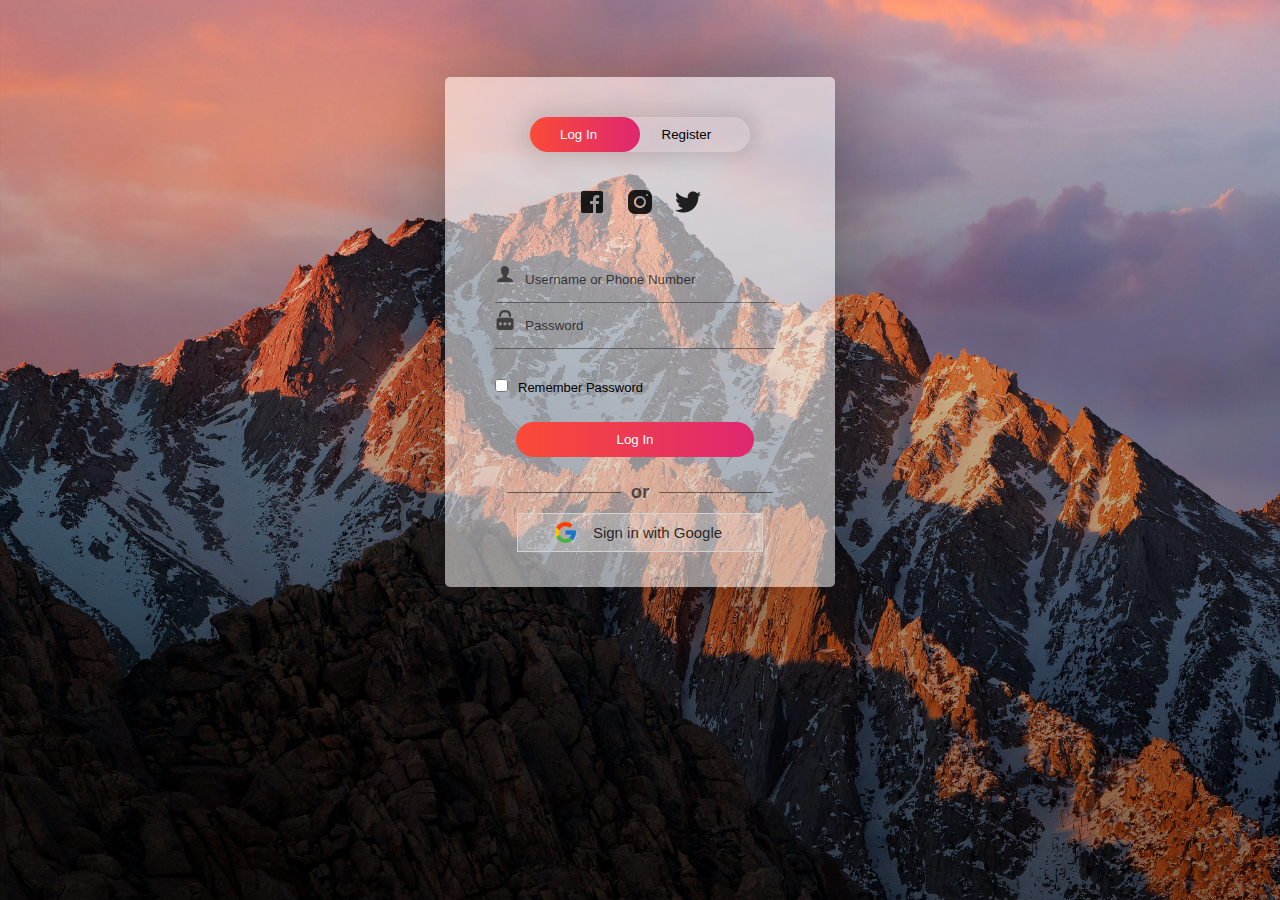
<file: login.html>
<!DOCTYPE html>
<html>
<head>
	<link rel="shortcut icon" type="png" href="images/icon/favicon.png">
	<title>Login SignUp</title>
	<link rel="stylesheet" type="text/css" href="loginStyle.css">
	<script src="https://ajax.googleapis.com/ajax/libs/jquery/3.4.1/jquery.min.js"></script>

  <!-- It will redirect to the Home Page after submitting the form -->
  <script>
  $(document).ready(function(){
    $("form").submit(function(){
      alert("Great Job !");
    });
  });
  </script>
</head>
<body>
		<div class="form-box">
			<div class="button-box">
				<div id="btn"></div>
				<button type="button" class="toggle-btn" id="log" onclick="login()" style="color: #fff;">Log In</button>
				<button type="button" class="toggle-btn" id="reg" onclick="register()">Register</button>
			</div>
			<div class="social-icons">
				<img src="images/icon/fb2.png">
				<img src="images/icon/insta2.png">
				<img src="images/icon/tt2.png">
			</div>
			
			<!-- Login Form -->
			<form id="login" class="input-group" action="index.html">
				<div class="inp">
					<img src="images/icon/user.png"><input type="text" id="email" class="input-field" placeholder="Username or Phone Number" style="width: 88%; border:none;" required="required">
				</div>
				<div class="inp">
					<img src="images/icon/password.png"><input type="password" id="password" class="input-field" placeholder="Password" style="width: 88%; border: none;" required="required">
				</div>
				<input type="checkbox" class="check-box">Remember Password
				<button type="submit" class="submit-btn">Log In</button>
			</form>


			<div class="other" id="other">
				<div class="instead">
					<h3>or</h3>
				</div>
				<button class="connect" onclick="google()">
					<img src="images/icon/google.png"><span>Sign in with Google</span>
				</button>
			</div>
			
			<!-- Registration Form -->
			<form id="register" class="input-group">
				<input type="text" class="input-field" placeholder="Full Name" required="required">
				<input type="email" class="input-field" placeholder="Email Address" required="required">
				<input type="password" class="input-field" placeholder="Create Password" name="psame" required="required">
				<input type="password" class="input-field" placeholder="Confirm Password" name="psame" required="required">
				<input type="checkbox" class="check-box" id="chkAgree" onclick="goFurther()">I agree to the Terms & Conditions
				<button type="submit" id="btnSubmit" class="submit-btn reg-btn">Register</button>
			</form>
		</div>
		<script type="text/javascript" src="script.js"></script>
</body>
</html>
</file>
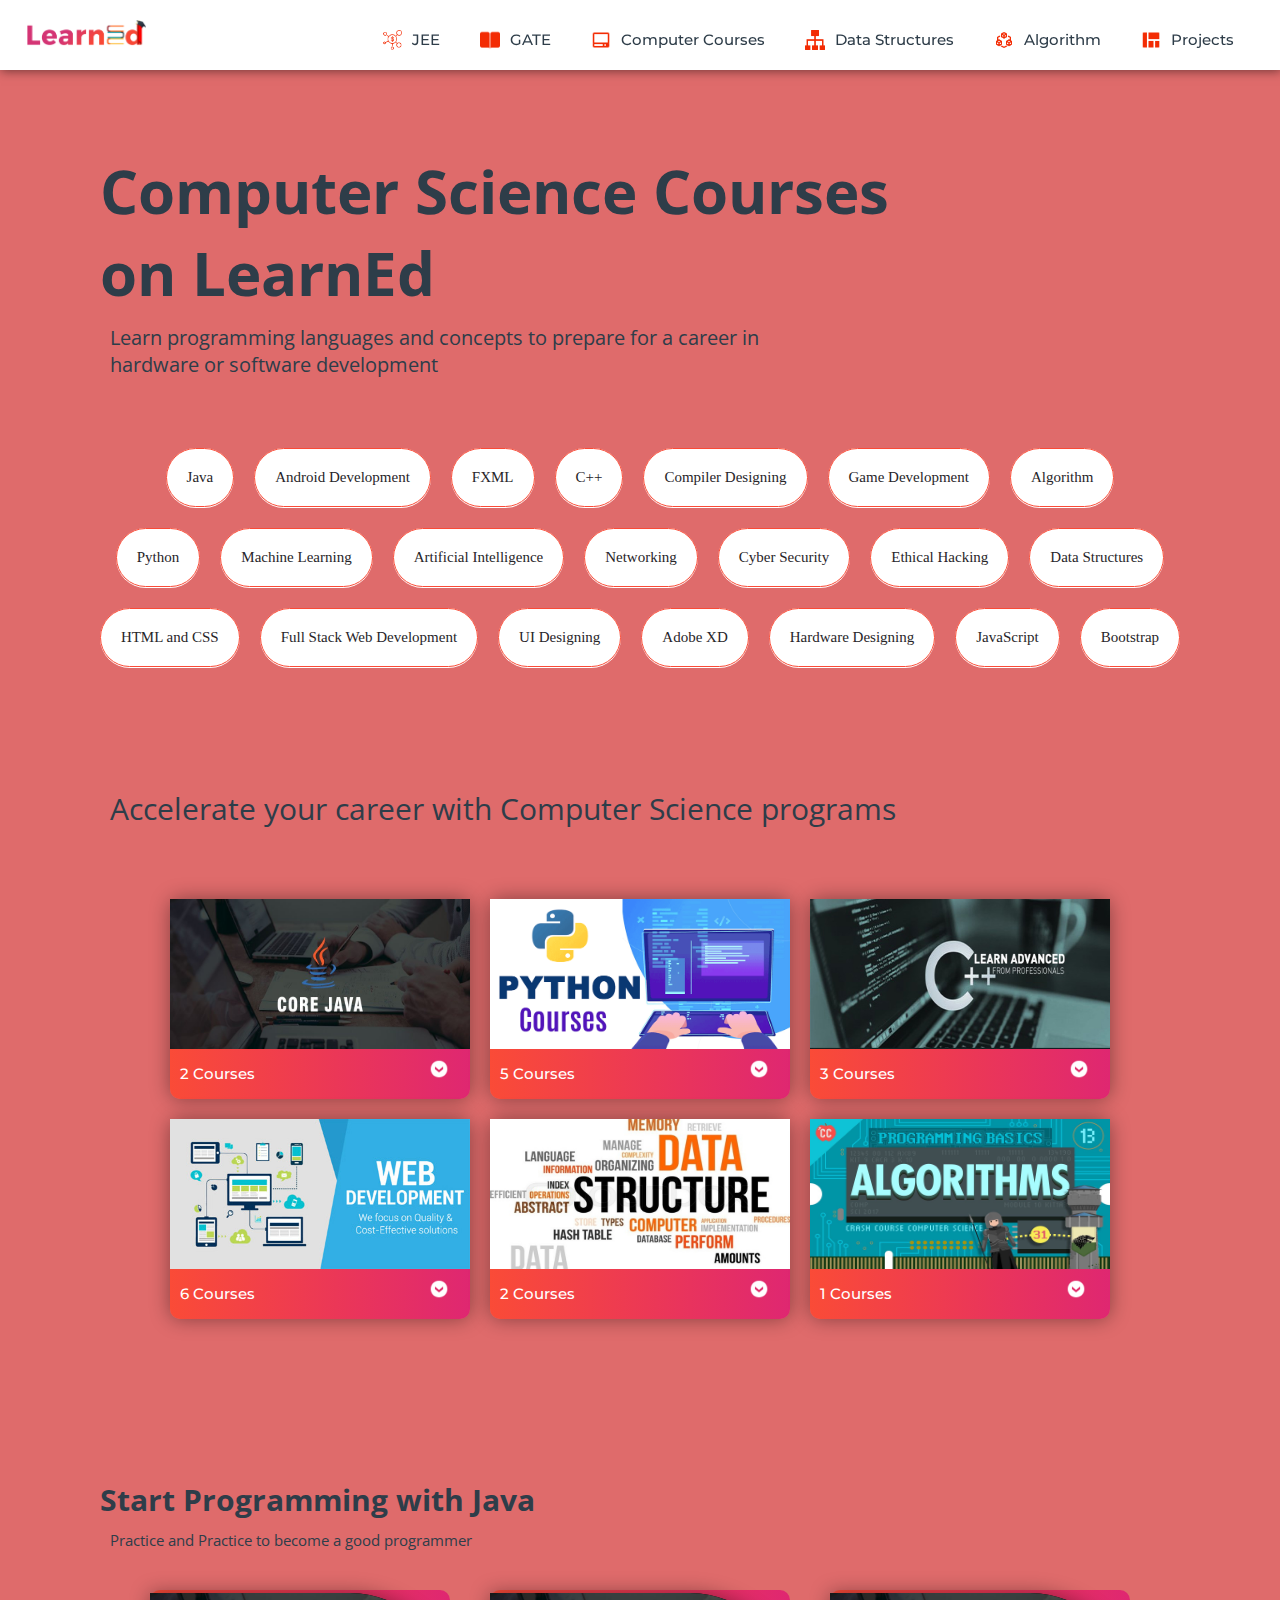
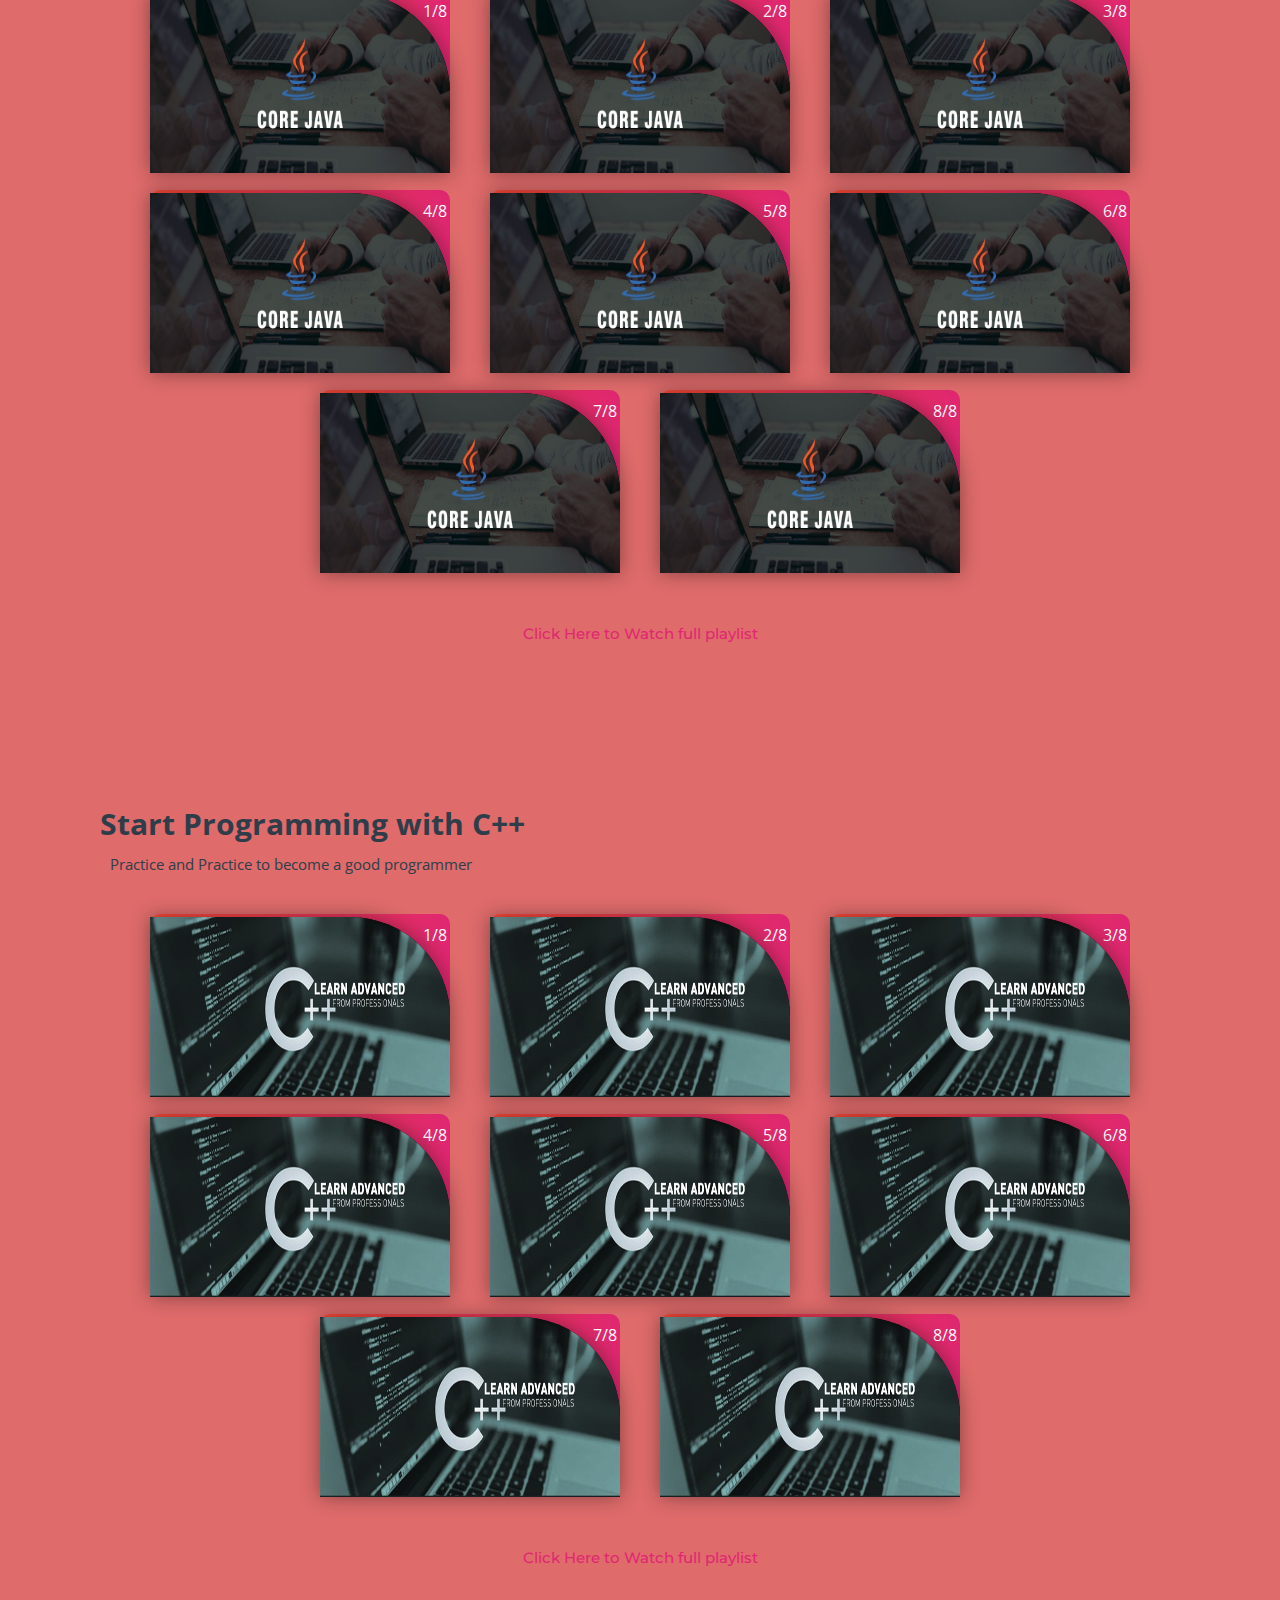
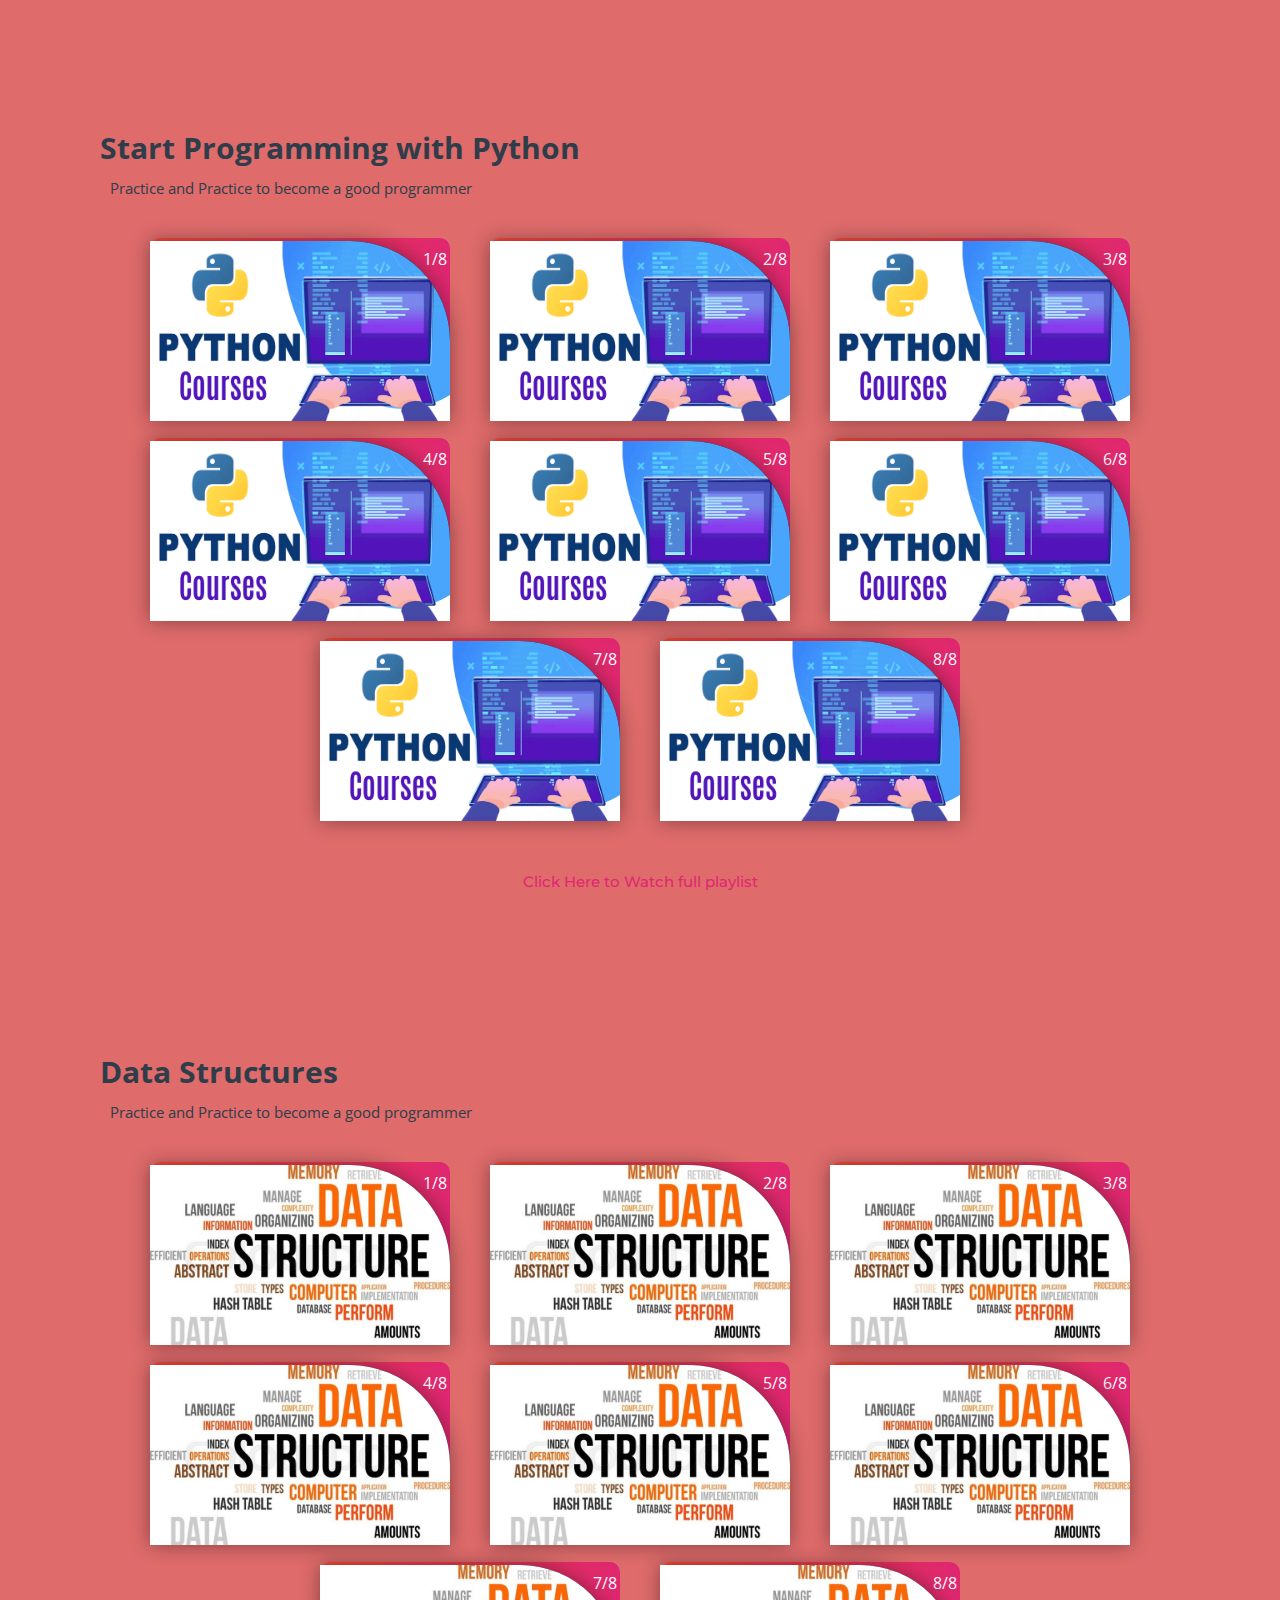
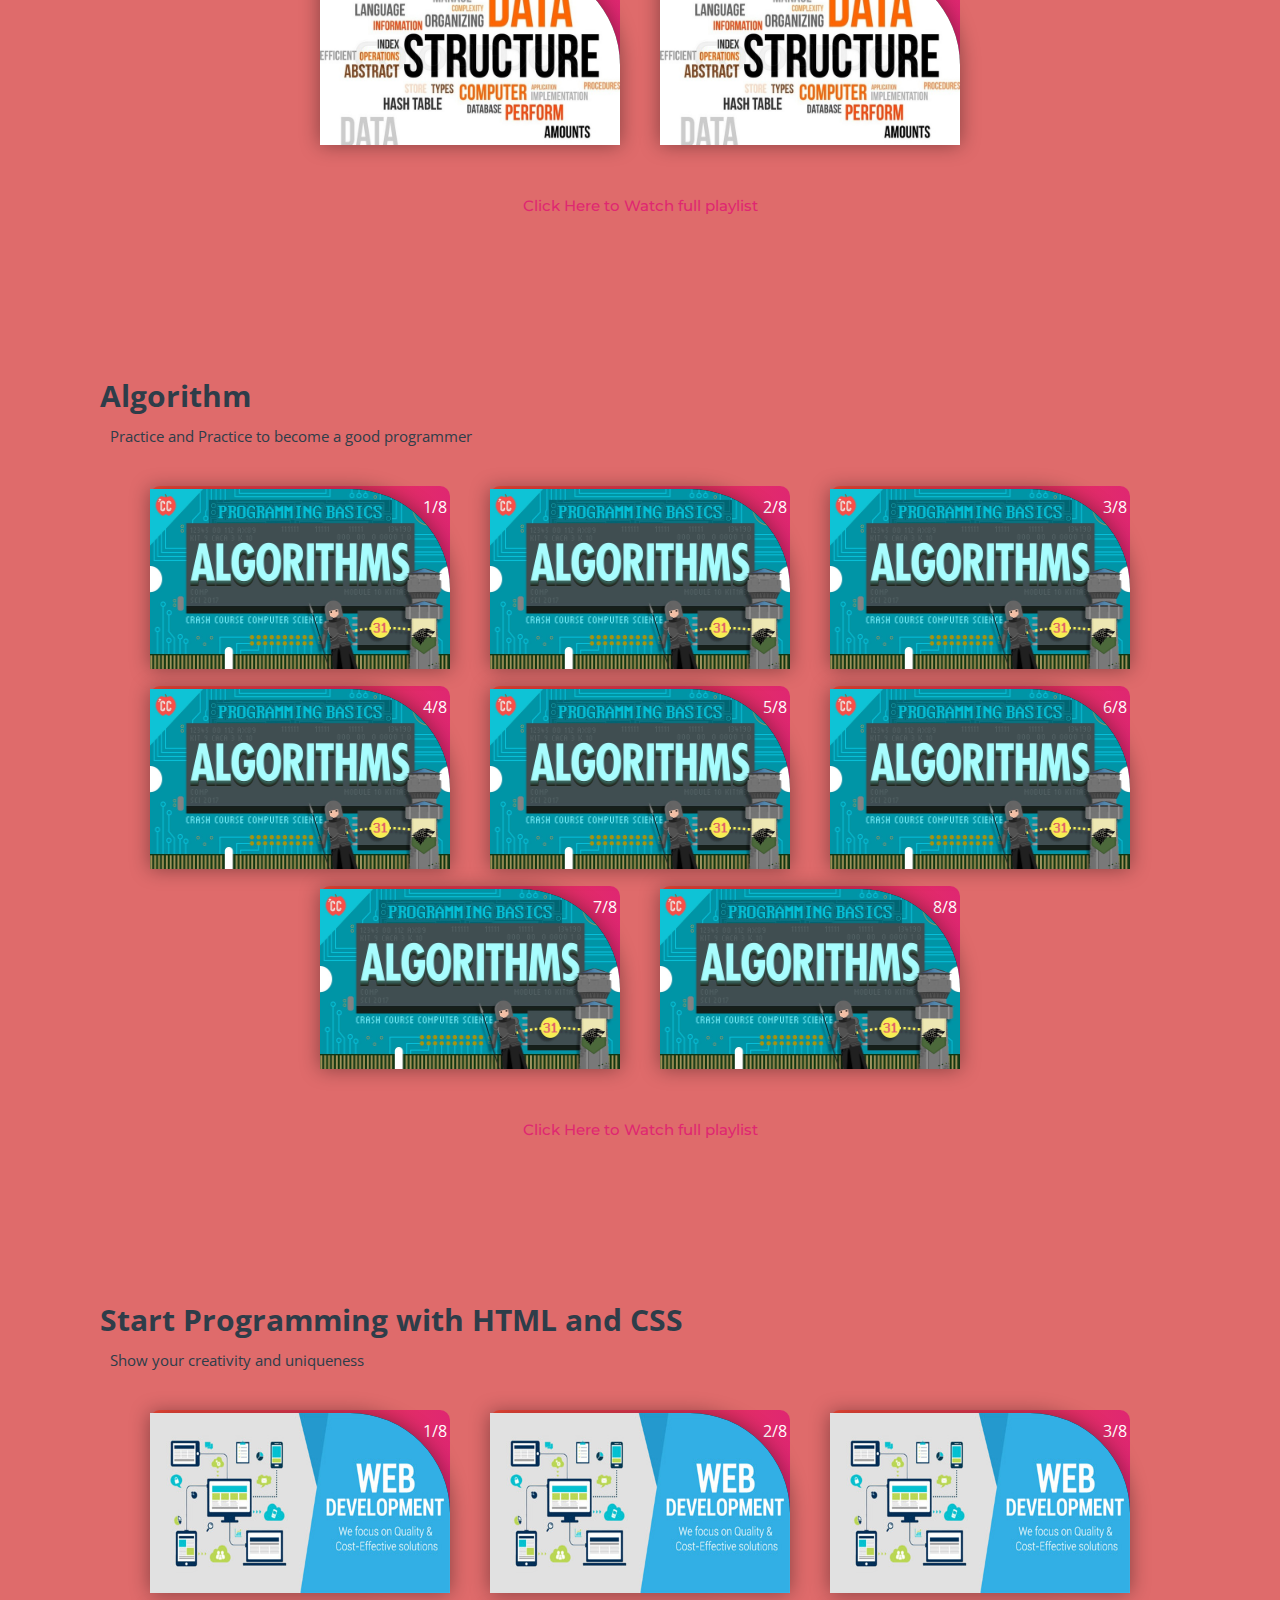
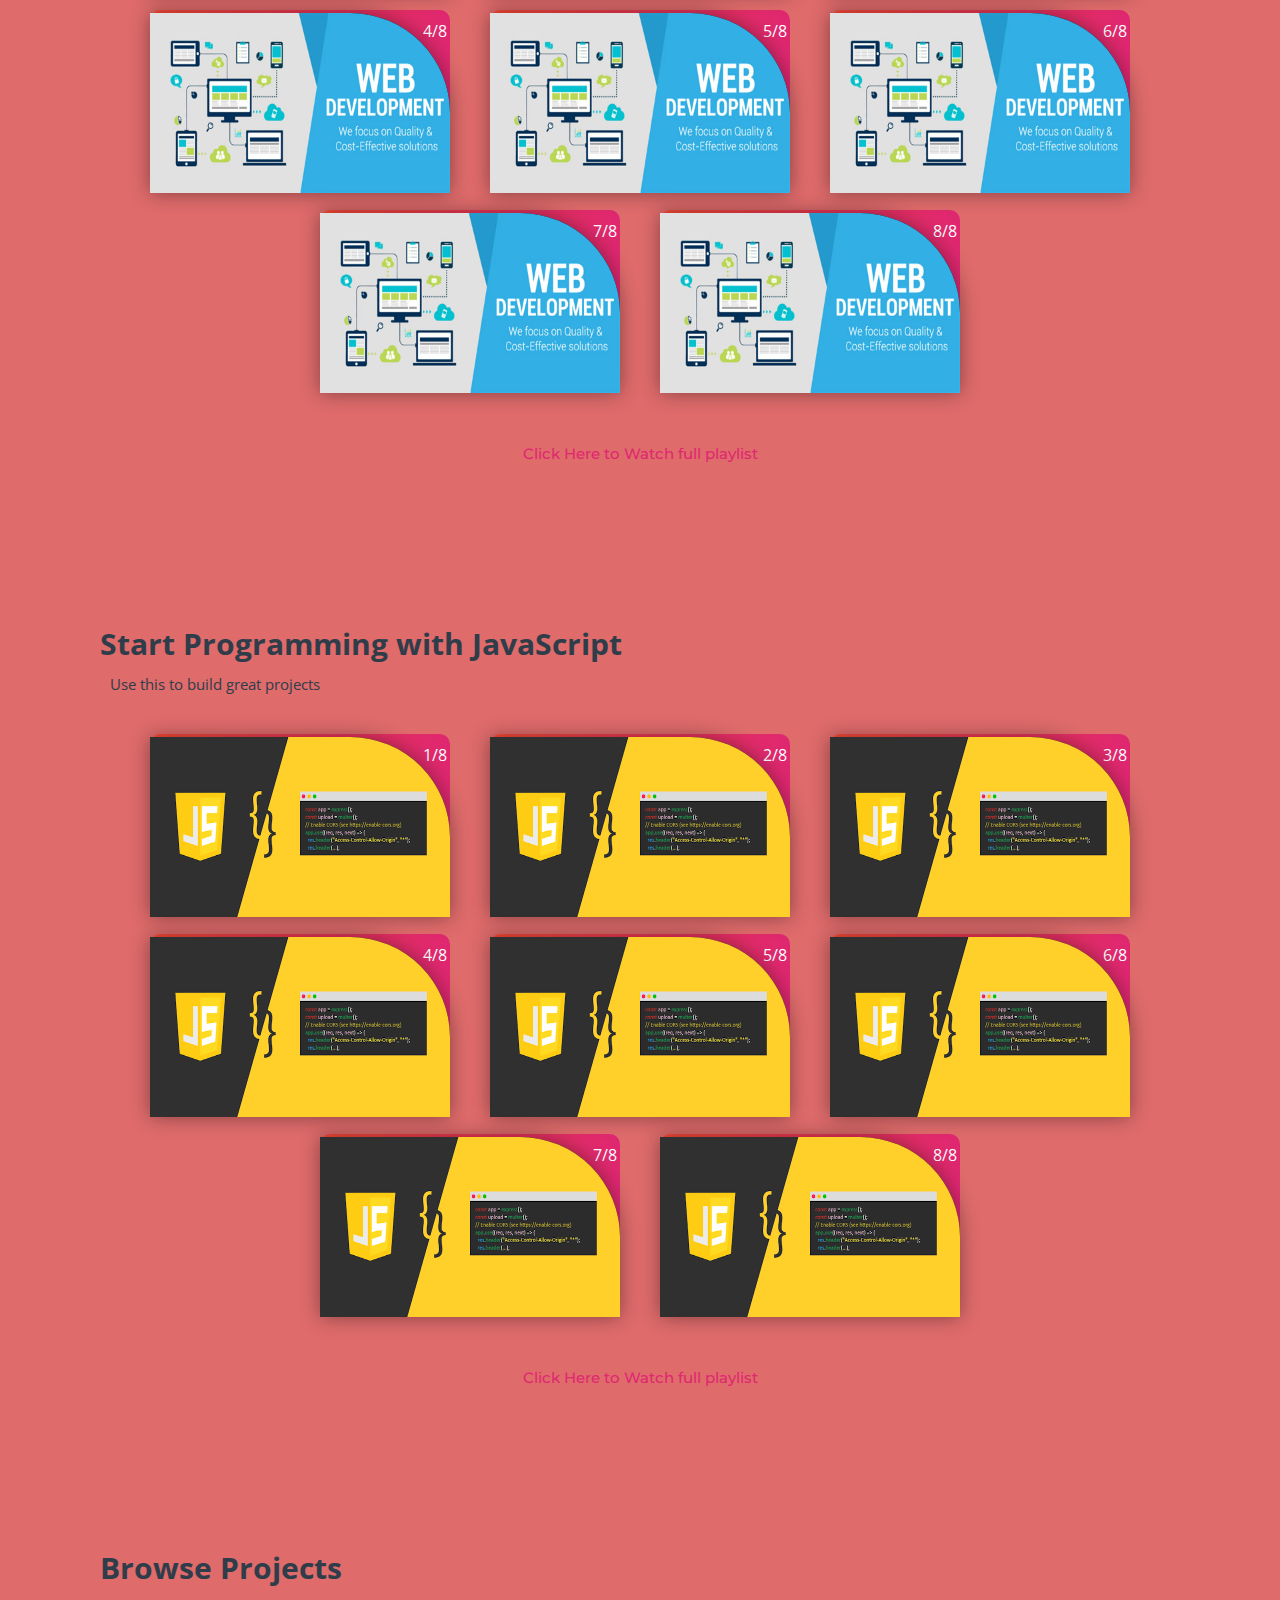
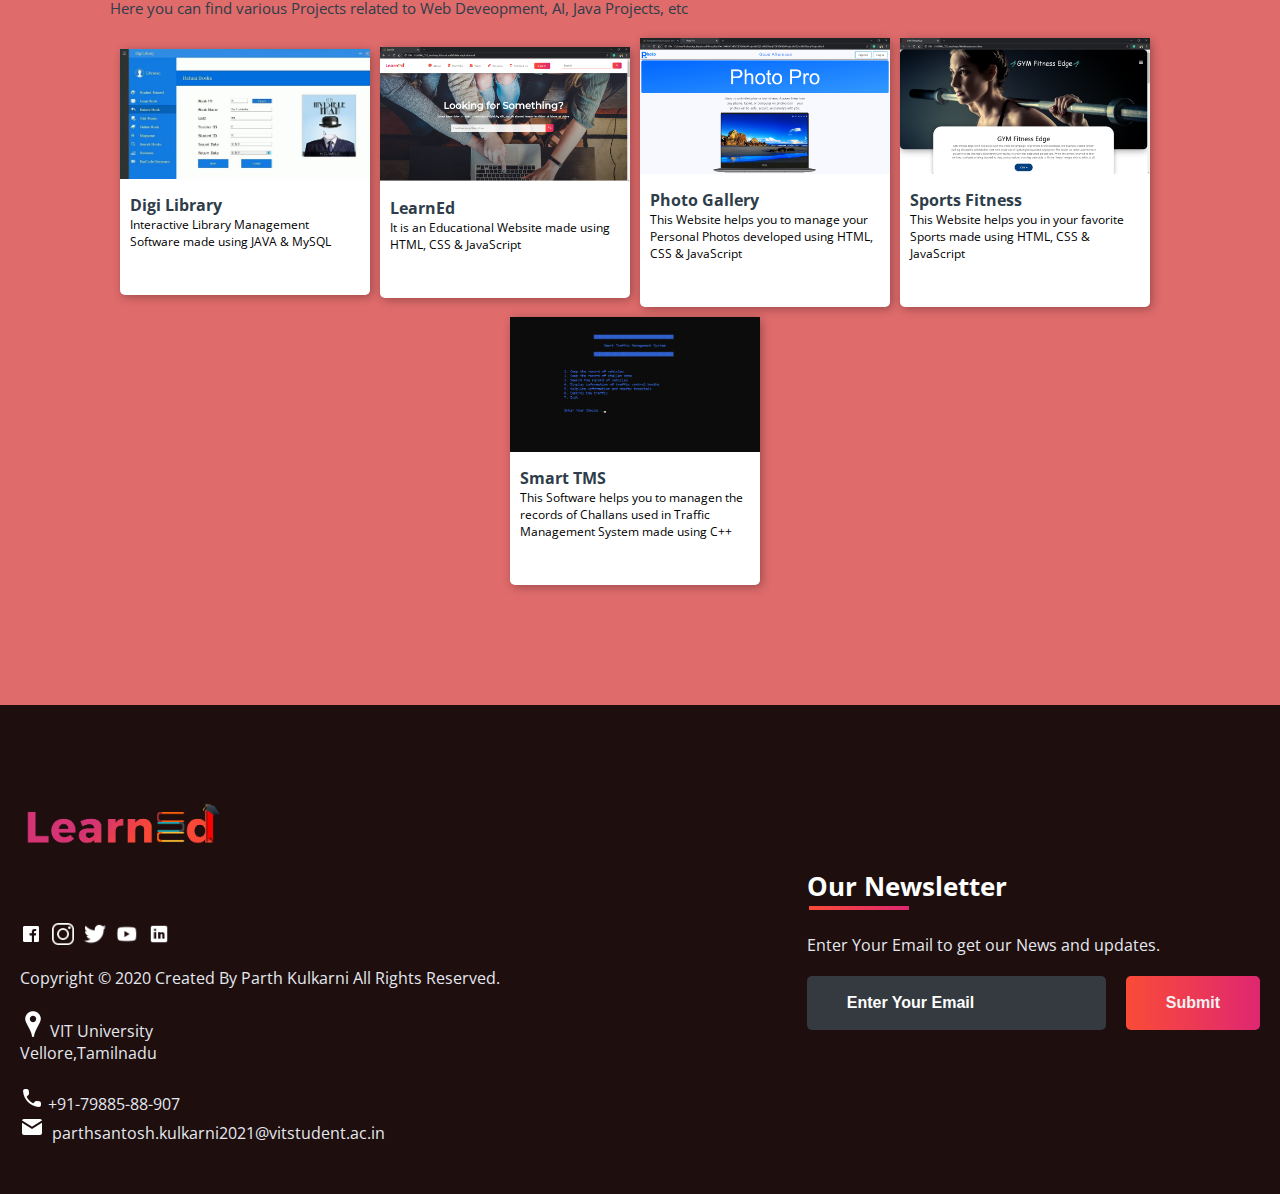
<file: subjects/computer_courses.html>
<!DOCTYPE html>
<html>
<head>
	<link rel="shortcut icon" type="png" href="../images/icon/favicon.png">
	<title>Computer Science Courses on LearnEd</title>
	<link rel="stylesheet" type="text/css" href="subjects.css">
	<script type="text/javascript" src="../script.js"></script>
</head>
<body>
	
<!-- NAVIGATION -->
	<header>
		<div class="nav" id="nav">
			<div id="learned-logo">
			<a href="../index.html"><img src="../images/icon/logo.png" style="width: 120px;"></a></div>
			<div class="switch-tab" id="switch-tab" onclick="switchTAB()"><img src="../images/icon/menu.png"></div>
			<ul id="list-switch">
				<li><a href="jee.html"><img src="../images/courses/d1.png" class="icon">JEE</a></li>
				<li><a href="gate.html"><img src="../images/courses/paper.png" class="icon">GATE</a></li>
				<li><a href="#"><img src="../images/courses/computer.png" class="icon">Computer Courses</a></li>
				<li><a href="#data"><img src="../images/courses/data.png" class="icon">Data Structures</a></li>
				<li><a href="#algo"><img src="../images/courses/algo.png" class="icon">Algorithm</a></li>
				<li><a href="#projects"><img src="../images/courses/projects.png" class="icon">Projects</a></li>
			</ul>
			<div class="search" id="search-switch">
				<input type="search" placeholder="Search" class="srch"><button id="srchbtn"><img src="../images/icon/search.png"></button>
			</div>
		</div>
	</header>
	

<!-- MAIN Heading of Page -->
	<div class="title">
		<span>Computer Science Courses<br>on LearnEd</span>
		<div class="shortdesc">
			<p>Learn programming languages and concepts to prepare for a career in<br>hardware or software development</p>
		</div>
	</div>


<!-- Some KeyWords related to Topic -->
	<div class="course">
		<div class="cbox">
		<div class="det"><a href="#java">Java</a></div>
		<div class="det"><a href="">Android Development</a></div>
		<div class="det"><a href="">FXML</a></div>
		<div class="det"><a href="#c++">C++</a></div>
		<div class="det"><a href="">Compiler Designing</a></div>
		<div class="det"><a href="">Game Development</a></div>
		<div class="det"><a href="#algo">Algorithm</a></div>
		</div>
		<div class="cbox">
		<div class="det"><a href="#python">Python</a></div>
		<div class="det"><a href="">Machine Learning</a></div>
		<div class="det"><a href="">Artificial Intelligence</a></div>
		<div class="det"><a href="">Networking</a></div>
		<div class="det"><a href="">Cyber Security</a></div>
		<div class="det"><a href="">Ethical Hacking</a></div>
		<div class="det"><a href="#data">Data Structures</a></div>
		</div>
		<div class="cbox">
		<div class="det"><a href="#html_css">HTML and CSS</a></div>
		<div class="det"><a href="">Full Stack Web Development</a></div>
		<div class="det"><a href="">UI Designing</a></div>
		<div class="det"><a href="">Adobe XD</a></div>
		<div class="det"><a href="">Hardware Designing</a></div>
		<div class="det"><a href="#javascript">JavaScript</a></div>
		<div class="det"><a href="">Bootstrap</a></div>
		</div>
	</div>


<!-- Courses Available -->
	<div class="inbt">
		Accelerate your career with Computer Science programs
	</div>

	<div class="ccard">
	<center>
		<div class="ccardbox">
			<div class="dcard">
				<div class="fpart"><img src="../images/courses/java-course.jpg"></div>
				<a href="#java"><div class="spart">2 Courses <img src="../images/icon/dropdown.png"></div></a>
			</div>
			<div class="dcard">
				<div class="fpart"><img src="../images/courses/python-course.png"></div>
				<a href="#python"><div class="spart">5 Courses <img src="../images/icon/dropdown.png"></div></a>
			</div>
			<div class="dcard">
				<div class="fpart"><img src="../images/courses/c-course.jpg"></div>
				<a href="#c++"><div class="spart">3 Courses <img src="../images/icon/dropdown.png"></div></a>
			</div>
		</div>
		<div class="ccardbox">
			<div class="dcard">
				<div class="fpart"><img src="../images/courses/web-course.jpg"></div>
				<a href="#html_css"><div class="spart">6 Courses <img src="../images/icon/dropdown.png"></div></a>
			</div>
			<div class="dcard">
				<div class="fpart"><img src="../images/courses/data-course.jpg"></div>
				<a href="#data"><div class="spart">2 Courses <img src="../images/icon/dropdown.png"></div></a>
			</div>
			<div class="dcard">
				<div class="fpart"><img src="../images/courses/algo-course.jpg"></div>
				<a href="#algo"><div class="spart">1 Courses <img src="../images/icon/dropdown.png"></div></a>
			</div>
		</div>
	</center>
	</div>


<!-- Videos on JAVA Lectures -->
	<div class="title2" id="java">
		<span>Start Programming with Java</span>
		<div class="shortdesc2">
			<p>Practice and Practice to become a good programmer</p>
		</div>
	</div>
	
	<center>
		<div class="ccardbox2">
			<div class="dcard2"><span class="tag" >1/8</span>
				<div class="fpart2">
					<img src="../images/courses/java-course.jpg">
					<iframe src="https://www.youtube.com/embed/IsLyduxZ9sc" frameborder="0" allow="accelerometer; autoplay; encrypted-media; gyroscope; picture-in-picture" allowfullscreen></iframe>
				</div>
			</div>
			<div class="dcard2"><span class="tag" >2/8</span>
				<div class="fpart2">
					<img src="../images/courses/java-course.jpg">
					<iframe src="https://www.youtube.com/embed/U_vuESBFEpE" frameborder="0" allow="accelerometer; autoplay; encrypted-media; gyroscope; picture-in-picture" allowfullscreen></iframe>
				</div>
			</div>
			<div class="dcard2"><span class="tag" >3/8</span>
				<div class="fpart2">
					<img src="../images/courses/java-course.jpg">
					<iframe src="https://www.youtube.com/embed/7i8vbPA37y0" frameborder="0" allow="accelerometer; autoplay; encrypted-media; gyroscope; picture-in-picture" allowfullscreen></iframe>
				</div>
			</div>
			<div class="dcard2"><span class="tag" >4/8</span>
				<div class="fpart2">
					<img src="../images/courses/java-course.jpg">
					<iframe src="https://www.youtube.com/embed/FB47F-QIk3k" frameborder="0" allow="accelerometer; autoplay; encrypted-media; gyroscope; picture-in-picture" allowfullscreen></iframe>
				</div>
			</div>
			<div class="dcard2"><span class="tag" >5/8</span>
				<div class="fpart2">
					<img src="../images/courses/java-course.jpg">
					<iframe src="https://www.youtube.com/embed/8qyVcHJ1Et4" frameborder="0" allow="accelerometer; autoplay; encrypted-media; gyroscope; picture-in-picture" allowfullscreen></iframe>
				</div>
			</div>
			<div class="dcard2"><span class="tag" >6/8</span>
				<div class="fpart2">
					<img src="../images/courses/java-course.jpg">
					<iframe src="https://www.youtube.com/embed/N53Vf8HGd-0" frameborder="0" allow="accelerometer; autoplay; encrypted-media; gyroscope; picture-in-picture" allowfullscreen></iframe>
				</div>
			</div>
			<div class="dcard2"><span class="tag" >7/8</span>
				<div class="fpart2">
					<img src="../images/courses/java-course.jpg">
					<iframe src="https://www.youtube.com/embed/slz2Vc904Qg" frameborder="0" allow="accelerometer; autoplay; encrypted-media; gyroscope; picture-in-picture" allowfullscreen></iframe>
				</div>
			</div>
			<div class="dcard2"><span class="tag" >8/8</span>
				<div class="fpart2">
					<img src="../images/courses/java-course.jpg">
					<iframe src="https://www.youtube.com/embed/Q0NVRQP1Z5g" frameborder="0" allow="accelerometer; autoplay; encrypted-media; gyroscope; picture-in-picture" allowfullscreen></iframe>
				</div>
			</div>
		</div>
	</center>
	<br><br>
	<div class="click-me">
		<a href="https://www.youtube.com/watch?v=IsLyduxZ9sc&list=PLX9Zi6XTqOKQ7TdRz0QynGIKuMV9Q2H8E" target="_blank">Click Here to Watch full playlist</a>
	</div>

<!-- Videos on C++ Lectures -->

	<div class="title2" id="c++">
		<span>Start Programming with C++</span>
		<div class="shortdesc2">
			<p>Practice and Practice to become a good programmer</p>
		</div>
	</div>
	<center>
		<div class="ccardbox2">
			<div class="dcard2"><span class="tag" >1/8</span>
				<div class="fpart2"><img src="../images/courses/c-course.jpg">
					<iframe src="https://www.youtube.com/embed/Iuo9PpGE04Y" frameborder="0" allow="accelerometer; autoplay; encrypted-media; gyroscope; picture-in-picture" allowfullscreen></iframe>
				</div>
			</div>
			<div class="dcard2"><span class="tag" >2/8</span>
				<div class="fpart2"><img src="../images/courses/c-course.jpg">
					<iframe src="https://www.youtube.com/embed/52dHKRD7cdg" frameborder="0" allow="accelerometer; autoplay; encrypted-media; gyroscope; picture-in-picture" allowfullscreen></iframe>
				</div>
			</div>
			<div class="dcard2"><span class="tag" >3/8</span>
				<div class="fpart2"><img src="../images/courses/c-course.jpg">
					<iframe src="https://www.youtube.com/embed/Iuo9PpGE04Y" frameborder="0" allow="accelerometer; autoplay; encrypted-media; gyroscope; picture-in-picture" allowfullscreen></iframe>
				</div>
			</div>
			<div class="dcard2"><span class="tag" >4/8</span>
				<div class="fpart2"><img src="../images/courses/c-course.jpg">
					<iframe src="https://www.youtube.com/embed/Iuo9PpGE04Y" frameborder="0" allow="accelerometer; autoplay; encrypted-media; gyroscope; picture-in-picture" allowfullscreen></iframe>
				</div>
			</div>
		
			<div class="dcard2"><span class="tag" >5/8</span>
				<div class="fpart2"><img src="../images/courses/c-course.jpg">
					<iframe src="https://www.youtube.com/embed/Iuo9PpGE04Y" frameborder="0" allow="accelerometer; autoplay; encrypted-media; gyroscope; picture-in-picture" allowfullscreen></iframe>
				</div>
			</div>
			<div class="dcard2"><span class="tag" >6/8</span>
				<div class="fpart2"><img src="../images/courses/c-course.jpg">
					<iframe src="https://www.youtube.com/embed/Iuo9PpGE04Y" frameborder="0" allow="accelerometer; autoplay; encrypted-media; gyroscope; picture-in-picture" allowfullscreen></iframe>
				</div>
			</div>
			<div class="dcard2"><span class="tag" >7/8</span>
				<div class="fpart2"><img src="../images/courses/c-course.jpg">
					<iframe src="https://www.youtube.com/embed/Iuo9PpGE04Y" frameborder="0" allow="accelerometer; autoplay; encrypted-media; gyroscope; picture-in-picture" allowfullscreen></iframe>
				</div>
			</div>
			<div class="dcard2"><span class="tag" >8/8</span>
				<div class="fpart2"><img src="../images/courses/c-course.jpg">
					<iframe src="https://www.youtube.com/embed/Iuo9PpGE04Y" frameborder="0" allow="accelerometer; autoplay; encrypted-media; gyroscope; picture-in-picture" allowfullscreen></iframe>
				</div>
			</div>
		</div>
	</center>
<br><br>
	<div class="click-me">
		<a href="https://www.youtube.com/watch?v=Iuo9PpGE04Y&feature=youtu.be" target="_blank">Click Here to Watch full playlist</a>
	</div>

<!-- Videos on PYTHON Lectures -->

	<div class="title2" id="python">
		<span>Start Programming with Python</span>
		<div class="shortdesc2">
			<p>Practice and Practice to become a good programmer</p>
		</div>
	</div>
	<center>
		<div class="ccardbox2">
			<div class="dcard2"><span class="tag" >1/8</span>
				<div class="fpart2"><img src="../images/courses/python-course.png">
					<iframe src="https://www.youtube.com/embed/QXeEoD0pB3E" frameborder="0" allow="accelerometer; autoplay; encrypted-media; gyroscope; picture-in-picture" allowfullscreen></iframe>
				</div>
			</div>
			<div class="dcard2"><span class="tag" >2/8</span>
				<div class="fpart2"><img src="../images/courses/python-course.png">
					<iframe src="https://www.youtube.com/embed/QXeEoD0pB3E" frameborder="0" allow="accelerometer; autoplay; encrypted-media; gyroscope; picture-in-picture" allowfullscreen></iframe>
				</div>
			</div>
			<div class="dcard2"><span class="tag" >3/8</span>
				<div class="fpart2"><img src="../images/courses/python-course.png">
					<iframe src="https://www.youtube.com/embed/QXeEoD0pB3E" frameborder="0" allow="accelerometer; autoplay; encrypted-media; gyroscope; picture-in-picture" allowfullscreen></iframe>
				</div>
			</div>
			<div class="dcard2"><span class="tag" >4/8</span>
				<div class="fpart2"><img src="../images/courses/python-course.png">
					<iframe src="https://www.youtube.com/embed/QXeEoD0pB3E" frameborder="0" allow="accelerometer; autoplay; encrypted-media; gyroscope; picture-in-picture" allowfullscreen></iframe>
				</div>
			</div>
		
			<div class="dcard2"><span class="tag" >5/8</span>
				<div class="fpart2"><img src="../images/courses/python-course.png">
					<iframe src="https://www.youtube.com/embed/QXeEoD0pB3E" frameborder="0" allow="accelerometer; autoplay; encrypted-media; gyroscope; picture-in-picture" allowfullscreen></iframe>
				</div>
			</div>
			<div class="dcard2"><span class="tag" >6/8</span>
				<div class="fpart2"><img src="../images/courses/python-course.png">
					<iframe src="https://www.youtube.com/embed/QXeEoD0pB3E" frameborder="0" allow="accelerometer; autoplay; encrypted-media; gyroscope; picture-in-picture" allowfullscreen></iframe>
				</div>
			</div>
			<div class="dcard2"><span class="tag" >7/8</span>
				<div class="fpart2"><img src="../images/courses/python-course.png">
					<iframe src="https://www.youtube.com/embed/QXeEoD0pB3E" frameborder="0" allow="accelerometer; autoplay; encrypted-media; gyroscope; picture-in-picture" allowfullscreen></iframe>
				</div>
			</div>
			<div class="dcard2"><span class="tag" >8/8</span>
				<div class="fpart2"><img src="../images/courses/python-course.png">
					<iframe src="https://www.youtube.com/embed/QXeEoD0pB3E" frameborder="0" allow="accelerometer; autoplay; encrypted-media; gyroscope; picture-in-picture" allowfullscreen></iframe>
				</div>
			</div>
		</div>
	</center>

<br><br>
	<div class="click-me">
		<a href="https://youtu.be/QXeEoD0pB3E" target="_blank">Click Here to Watch full playlist</a>
	</div>
<!-- Videos on DATA STRUCTURES Lectures -->

	<div class="title2" id="data">
		<span>Data Structures</span>
		<div class="shortdesc2">
			<p>Practice and Practice to become a good programmer</p>
		</div>
	</div>
	<center>
		<div class="ccardbox2">
			<div class="dcard2"><span class="tag" >1/8</span>
				<div class="fpart2"><img src="../images/courses/data-course.jpg">
					<iframe src="https://www.youtube.com/embed/Db9ZYbJONHc" frameborder="0" allow="accelerometer; autoplay; encrypted-media; gyroscope; picture-in-picture" allowfullscreen></iframe>
				</div>
			</div>
			<div class="dcard2"><span class="tag" >2/8</span>
				<div class="fpart2"><img src="../images/courses/data-course.jpg">
					<iframe src="https://www.youtube.com/embed/Db9ZYbJONHc" frameborder="0" allow="accelerometer; autoplay; encrypted-media; gyroscope; picture-in-picture" allowfullscreen></iframe>
				</div>
			</div>
			<div class="dcard2"><span class="tag" >3/8</span>
				<div class="fpart2"><img src="../images/courses/data-course.jpg">
					<iframe src="https://www.youtube.com/embed/Db9ZYbJONHc" frameborder="0" allow="accelerometer; autoplay; encrypted-media; gyroscope; picture-in-picture" allowfullscreen></iframe>
				</div>
			</div>
			<div class="dcard2"><span class="tag" >4/8</span>
				<div class="fpart2"><img src="../images/courses/data-course.jpg">
					<iframe src="https://www.youtube.com/embed/Db9ZYbJONHc" frameborder="0" allow="accelerometer; autoplay; encrypted-media; gyroscope; picture-in-picture" allowfullscreen></iframe>
				</div>
			</div>
		
			<div class="dcard2"><span class="tag" >5/8</span>
				<div class="fpart2"><img src="../images/courses/data-course.jpg">
					<iframe src="https://www.youtube.com/embed/Db9ZYbJONHc" frameborder="0" allow="accelerometer; autoplay; encrypted-media; gyroscope; picture-in-picture" allowfullscreen></iframe>
				</div>
			</div>
			<div class="dcard2"><span class="tag" >6/8</span>
				<div class="fpart2"><img src="../images/courses/data-course.jpg">
					<iframe src="https://www.youtube.com/embed/Db9ZYbJONHc" frameborder="0" allow="accelerometer; autoplay; encrypted-media; gyroscope; picture-in-picture" allowfullscreen></iframe>
				</div>
			</div>
			<div class="dcard2"><span class="tag" >7/8</span>
				<div class="fpart2"><img src="../images/courses/data-course.jpg">
					<iframe src="https://www.youtube.com/embed/Db9ZYbJONHc" frameborder="0" allow="accelerometer; autoplay; encrypted-media; gyroscope; picture-in-picture" allowfullscreen></iframe>
				</div>
			</div>
			<div class="dcard2"><span class="tag" >8/8</span>
				<div class="fpart2"><img src="../images/courses/data-course.jpg">
					<iframe src="https://www.youtube.com/embed/Db9ZYbJONHc" frameborder="0" allow="accelerometer; autoplay; encrypted-media; gyroscope; picture-in-picture" allowfullscreen></iframe>
				</div>
			</div>
		</div>
	</center>
<br><br>
	<div class="click-me">
		<a href="https://www.youtube.com/watch?v=Db9ZYbJONHc" target="_blank">Click Here to Watch full playlist</a>
	</div>

<!-- Videos on ALGORITHM Lectures -->

	<div class="title2" id="algo">
		<span>Algorithm</span>
		<div class="shortdesc2">
			<p>Practice and Practice to become a good programmer</p>
		</div>
	</div>
	<center>
		<div class="ccardbox2">
			<div class="dcard2"><span class="tag" >1/8</span>
				<div class="fpart2"><img src="../images/courses/algo-course.jpg">
					<iframe src="https://www.youtube.com/embed/0IAPZzGSbME" frameborder="0" allow="accelerometer; autoplay; encrypted-media; gyroscope; picture-in-picture" allowfullscreen></iframe>
				</div>
			</div>
			<div class="dcard2"><span class="tag" >2/8</span>
				<div class="fpart2"><img src="../images/courses/algo-course.jpg">
					<iframe src="https://www.youtube.com/embed/0IAPZzGSbME" frameborder="0" allow="accelerometer; autoplay; encrypted-media; gyroscope; picture-in-picture" allowfullscreen></iframe>
				</div>
			</div>
			<div class="dcard2"><span class="tag" >3/8</span>
				<div class="fpart2"><img src="../images/courses/algo-course.jpg">
					<iframe src="https://www.youtube.com/embed/0IAPZzGSbME" frameborder="0" allow="accelerometer; autoplay; encrypted-media; gyroscope; picture-in-picture" allowfullscreen></iframe>
				</div>
			</div>
			<div class="dcard2"><span class="tag" >4/8</span>
				<div class="fpart2"><img src="../images/courses/algo-course.jpg">
					<iframe src="https://www.youtube.com/embed/0IAPZzGSbME" frameborder="0" allow="accelerometer; autoplay; encrypted-media; gyroscope; picture-in-picture" allowfullscreen></iframe>
				</div>
			</div>
		
			<div class="dcard2"><span class="tag" >5/8</span>
				<div class="fpart2"><img src="../images/courses/algo-course.jpg">
					<iframe src="https://www.youtube.com/embed/0IAPZzGSbME" frameborder="0" allow="accelerometer; autoplay; encrypted-media; gyroscope; picture-in-picture" allowfullscreen></iframe>
				</div>
			</div>
			<div class="dcard2"><span class="tag" >6/8</span>
				<div class="fpart2"><img src="../images/courses/algo-course.jpg">
					<iframe src="https://www.youtube.com/embed/0IAPZzGSbME" frameborder="0" allow="accelerometer; autoplay; encrypted-media; gyroscope; picture-in-picture" allowfullscreen></iframe>
				</div>
			</div>
			<div class="dcard2"><span class="tag" >7/8</span>
				<div class="fpart2"><img src="../images/courses/algo-course.jpg">
					<iframe src="https://www.youtube.com/embed/0IAPZzGSbME" frameborder="0" allow="accelerometer; autoplay; encrypted-media; gyroscope; picture-in-picture" allowfullscreen></iframe>
				</div>
			</div>
			<div class="dcard2"><span class="tag" >8/8</span>
				<div class="fpart2"><img src="../images/courses/algo-course.jpg">
					<iframe src="https://www.youtube.com/embed/0IAPZzGSbME" frameborder="0" allow="accelerometer; autoplay; encrypted-media; gyroscope; picture-in-picture" allowfullscreen></iframe>
				</div>
			</div>
		</div>
	</center>
<br><br>
	<div class="click-me">
		<a href="https://www.youtube.com/watch?v=0IAPZzGSbME" target="_blank">Click Here to Watch full playlist</a>
	</div>

<!-- Videos on HTML and CSS Lectures -->

	<div class="title2" id="html_css">
		<span>Start Programming with HTML and CSS</span>
		<div class="shortdesc2">
			<p>Show your creativity and uniqueness</p>
		</div>
	</div>
	<center>
		<div class="ccardbox2">
			<div class="dcard2"><span class="tag" >1/8</span>
				<div class="fpart2"><img src="../images/courses/web-course.jpg">
					<iframe src="https://www.youtube.com/embed/TKYsuU86-DQ" frameborder="0" allow="accelerometer; autoplay; encrypted-media; gyroscope; picture-in-picture" allowfullscreen></iframe>
				</div>
			</div>
			<div class="dcard2"><span class="tag" >2/8</span>
				<div class="fpart2"><img src="../images/courses/web-course.jpg">
					<iframe src="https://www.youtube.com/embed/TKYsuU86-DQ" frameborder="0" allow="accelerometer; autoplay; encrypted-media; gyroscope; picture-in-picture" allowfullscreen></iframe>
				</div>
			</div>
			<div class="dcard2"><span class="tag" >3/8</span>
				<div class="fpart2"><img src="../images/courses/web-course.jpg">
					<iframe src="https://www.youtube.com/embed/TKYsuU86-DQ" frameborder="0" allow="accelerometer; autoplay; encrypted-media; gyroscope; picture-in-picture" allowfullscreen></iframe>
				</div>
			</div>
			<div class="dcard2"><span class="tag" >4/8</span>
				<div class="fpart2"><img src="../images/courses/web-course.jpg">
					<iframe src="https://www.youtube.com/embed/TKYsuU86-DQ" frameborder="0" allow="accelerometer; autoplay; encrypted-media; gyroscope; picture-in-picture" allowfullscreen></iframe>
				</div>
			</div>
		
			<div class="dcard2"><span class="tag" >5/8</span>
				<div class="fpart2"><img src="../images/courses/web-course.jpg">
					<iframe src="https://www.youtube.com/embed/TKYsuU86-DQ" frameborder="0" allow="accelerometer; autoplay; encrypted-media; gyroscope; picture-in-picture" allowfullscreen></iframe>
				</div>
			</div>
			<div class="dcard2"><span class="tag" >6/8</span>
				<div class="fpart2"><img src="../images/courses/web-course.jpg">
					<iframe src="https://www.youtube.com/embed/TKYsuU86-DQ" frameborder="0" allow="accelerometer; autoplay; encrypted-media; gyroscope; picture-in-picture" allowfullscreen></iframe>
				</div>
			</div>
			<div class="dcard2"><span class="tag" >7/8</span>
				<div class="fpart2"><img src="../images/courses/web-course.jpg">
					<iframe src="https://www.youtube.com/embed/TKYsuU86-DQ" frameborder="0" allow="accelerometer; autoplay; encrypted-media; gyroscope; picture-in-picture" allowfullscreen></iframe>
				</div>
			</div>
			<div class="dcard2"><span class="tag" >8/8</span>
				<div class="fpart2"><img src="../images/courses/web-course.jpg">
					<iframe src="https://www.youtube.com/embed/TKYsuU86-DQ" frameborder="0" allow="accelerometer; autoplay; encrypted-media; gyroscope; picture-in-picture" allowfullscreen></iframe>
				</div>
			</div>
		</div>
	</center>

<br><br>
	<div class="click-me">
		<a href="https://www.youtube.com/watch?v=TKYsuU86-DQ" target="_blank">Click Here to Watch full playlist</a>
	</div>
<!-- Videos on JAVASCRIPT Lectures -->

	<div class="title2" id="javascript">
		<span>Start Programming with JavaScript</span>
		<div class="shortdesc2">
			<p>Use this to build great projects</p>
		</div>
	</div>
	<center>
		<div class="ccardbox2">
			<div class="dcard2"><span class="tag" >1/8</span>
				<div class="fpart2"><img src="../images/courses/javascript-course.jpg">
					<iframe src="https://www.youtube.com/embed/uDwSnnhl1Ng" frameborder="0" allow="accelerometer; autoplay; encrypted-media; gyroscope; picture-in-picture" allowfullscreen></iframe>
				</div>
			</div>
			<div class="dcard2"><span class="tag" >2/8</span>
				<div class="fpart2"><img src="../images/courses/javascript-course.jpg">
					<iframe src="https://www.youtube.com/embed/uDwSnnhl1Ng" frameborder="0" allow="accelerometer; autoplay; encrypted-media; gyroscope; picture-in-picture" allowfullscreen></iframe>
				</div>
			</div>
			<div class="dcard2"><span class="tag" >3/8</span>
				<div class="fpart2"><img src="../images/courses/javascript-course.jpg">
					<iframe src="https://www.youtube.com/embed/uDwSnnhl1Ng" frameborder="0" allow="accelerometer; autoplay; encrypted-media; gyroscope; picture-in-picture" allowfullscreen></iframe>
				</div>
			</div>
			<div class="dcard2"><span class="tag" >4/8</span>
				<div class="fpart2"><img src="../images/courses/javascript-course.jpg">
					<iframe src="https://www.youtube.com/embed/uDwSnnhl1Ng" frameborder="0" allow="accelerometer; autoplay; encrypted-media; gyroscope; picture-in-picture" allowfullscreen></iframe>
				</div>
			</div>
		
			<div class="dcard2"><span class="tag" >5/8</span>
				<div class="fpart2"><img src="../images/courses/javascript-course.jpg">
					<iframe src="https://www.youtube.com/embed/uDwSnnhl1Ng" frameborder="0" allow="accelerometer; autoplay; encrypted-media; gyroscope; picture-in-picture" allowfullscreen></iframe>
				</div>
			</div>
			<div class="dcard2"><span class="tag" >6/8</span>
				<div class="fpart2"><img src="../images/courses/javascript-course.jpg">
					<iframe src="https://www.youtube.com/embed/uDwSnnhl1Ng" frameborder="0" allow="accelerometer; autoplay; encrypted-media; gyroscope; picture-in-picture" allowfullscreen></iframe>
				</div>
			</div>
			<div class="dcard2"><span class="tag" >7/8</span>
				<div class="fpart2"><img src="../images/courses/javascript-course.jpg">
					<iframe src="https://www.youtube.com/embed/uDwSnnhl1Ng" frameborder="0" allow="accelerometer; autoplay; encrypted-media; gyroscope; picture-in-picture" allowfullscreen></iframe>
				</div>
			</div>
			<div class="dcard2"><span class="tag" >8/8</span>
				<div class="fpart2"><img src="../images/courses/javascript-course.jpg">
					<iframe src="https://www.youtube.com/embed/uDwSnnhl1Ng" frameborder="0" allow="accelerometer; autoplay; encrypted-media; gyroscope; picture-in-picture" allowfullscreen></iframe>
				</div>
			</div>
		</div>
	</center>
<br><br>
	<div class="click-me">
		<a href="https://www.youtube.com/watch?v=uDwSnnhl1Ng" target="_blank">Click Here to Watch full playlist</a>
	</div>

<!-- PROJECTS -->
	<div class="title2" id="projects">
		<span>Browse Projects</span>
		<div class="shortdesc2">
			<p>Here you can find various Projects related to Web Deveopment, AI, Java Projects, etc</p>
		</div>
	</div>
	<div class="project-panel">
		<div class="project-card">
			<img src="../images/projects/p1.jpg">
			<div class="info">
				<h4>Digi Library</h4><p>Interactive Library Management Software made using JAVA & MySQL</p>
				<div class="download"><a href="https://github.com/Parth8811/Parth_Final__" target="_blank">Download</a></div>	
			</div>
		</div>
		<div class="project-card">
			<img src="../images/projects/p2.jpg">
			<div class="info">
				<h4>LearnEd</h4><p>It is an Educational Website made using HTML, CSS & JavaScript</p>
				<div class="download"><a href="https://github.com/Parth8811/Parth_Final__" target="_blank">Download</a></div>
			</div>
		</div>
		<div class="project-card">
			<img src="../images/projects/p3.jpg">
			<div class="info">
				<h4>Photo Gallery</h4><p>This Website helps you to manage your Personal Photos developed using HTML, CSS & JavaScript</p>
				<div class="download"><a href="https://github.com/Parth8811/Parth_Final__" target="_blank">Download</a></div>
			</div>
		</div>
		<div class="project-card">
			<img src="../images/projects/p4.jpg">
			<div class="info">
				<h4>Sports Fitness</h4><p>This Website helps you in your favorite Sports made using HTML, CSS & JavaScript</p>
				<div class="download"><a href="https://github.com/Parth8811/Parth_Final__" target="_blank">Download</a></div>
			</div>
		</div>
		<div class="project-card">
			<img src="../images/projects/p5.jpg">
			<div class="info">
				<h4>Smart TMS</h4><p>This Software helps you to managen the records of Challans used in Traffic Management System made using C++</p>
				<div class="download"><a href="https://github.com/Parth8811/Parth_Final__" target="_blank">Download</a></div>
			</div>
		</div>

	</div>

<br><br><br><br><br>

<!-- FOOTER -->
	<footer>
		<div class="footer-container">
			<div class="left-col">
			<img src="../images/icon/logo - Copy.png" style="width: 200px;">
				<div class="logo"></div>
				<div class="social-media">
					<a href="#"><img src="../images/icon\fb.png"></a>
					<a href="#"><img src="../images/icon\insta.png"></a>
					<a href="#"><img src="../images/icon\tt.png"></a>
					<a href="#"><img src="../images/icon\ytube.png"></a>
					<a href="#"><img src="../images/icon\linkedin.png"></a>
				</div><br><br>
				<p class="rights-text">Copyright © 2020 Created By Parth Kulkarni All Rights Reserved.</p>
				<br><p><img src="../images/icon/location.png"> VIT University<br>Vellore,Tamilnadu</p><br>
				<p><img src="../images/icon/phone.png"> +91-79885-88-907<br><img src="../images/icon/mail.png">&nbsp; parthsantosh.kulkarni2021@vitstudent.ac.in</p>
			</div>
			<div class="right-col">
				<h1 style="color: #fff">Our Newsletter</h1>
				<div class="border"></div><br>
				<p>Enter Your Email to get our News and updates.</p>
				<form class="newsletter-form">
					<input class="txtb" type="email" placeholder="Enter Your Email">
					<input class="btn" type="submit" value="Submit">
				</form>
			</div>
		</div>
	</footer>
</body>
</html>
</file>
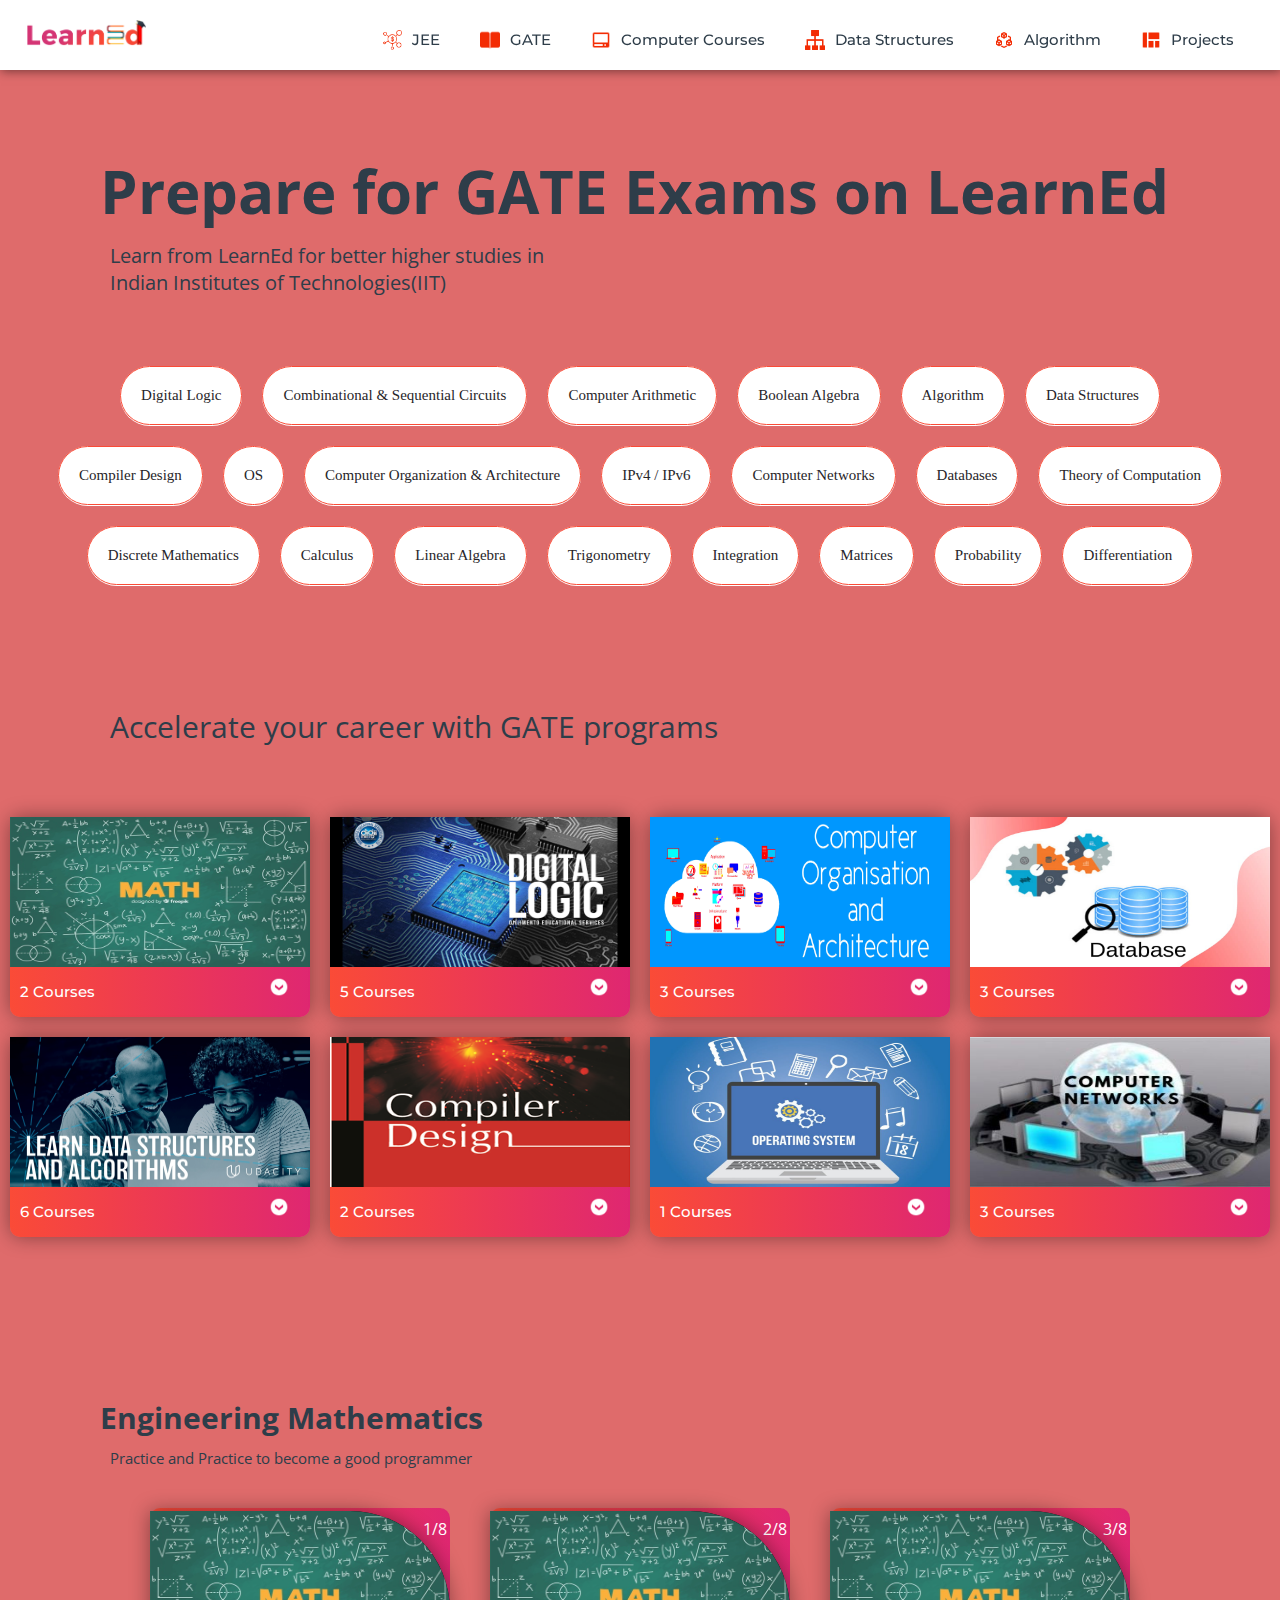
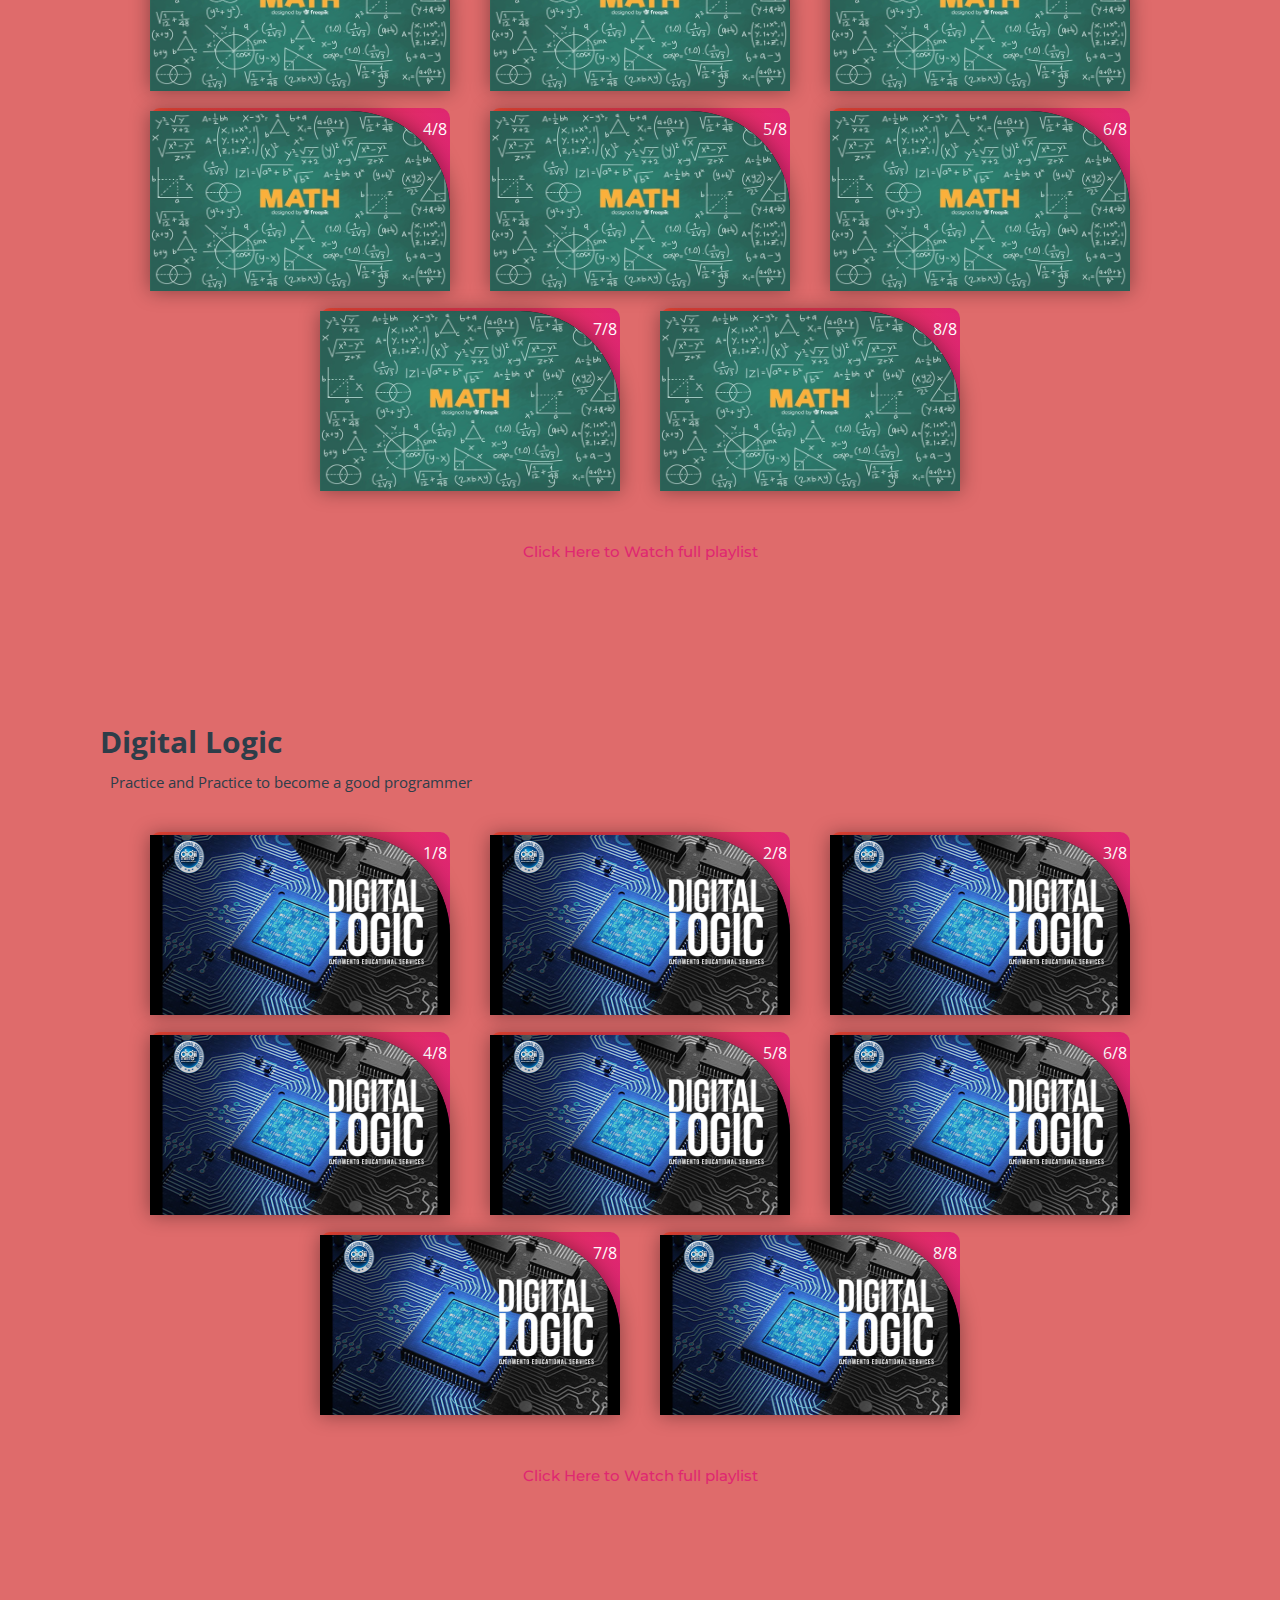
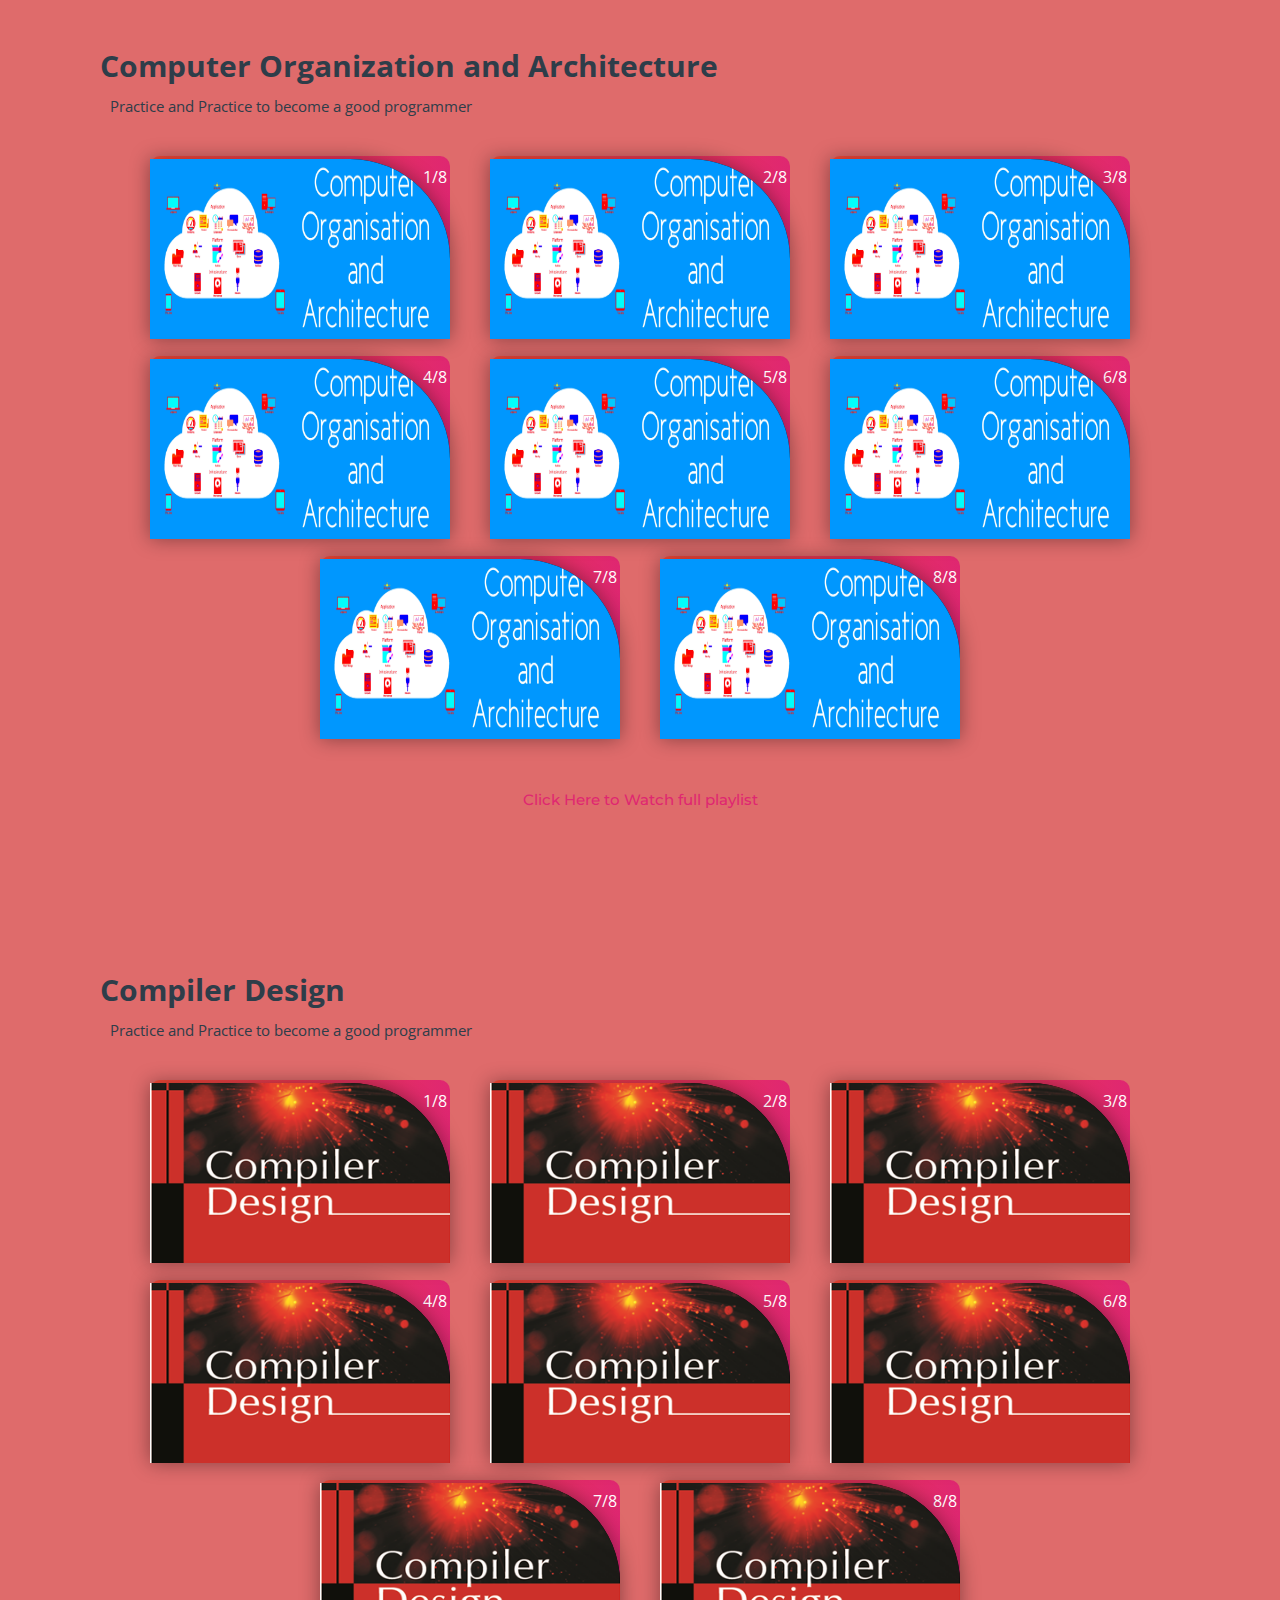
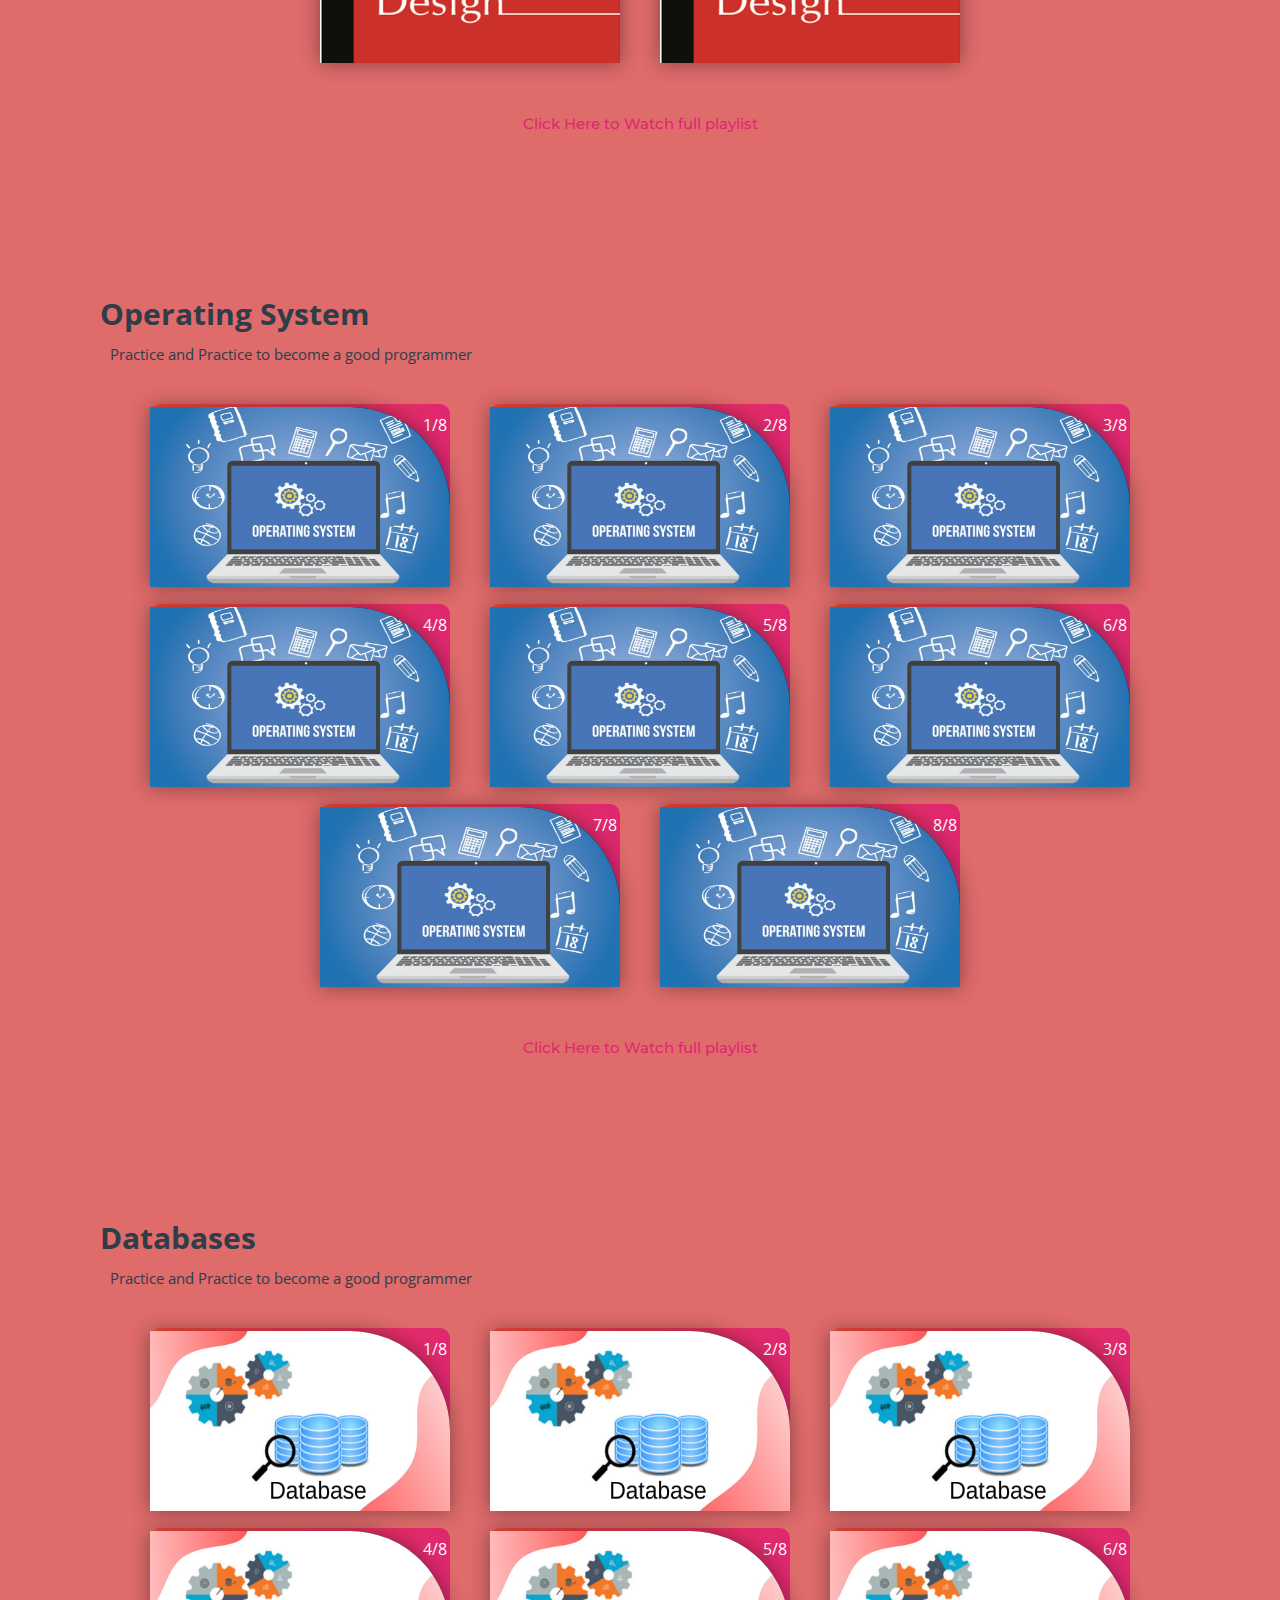
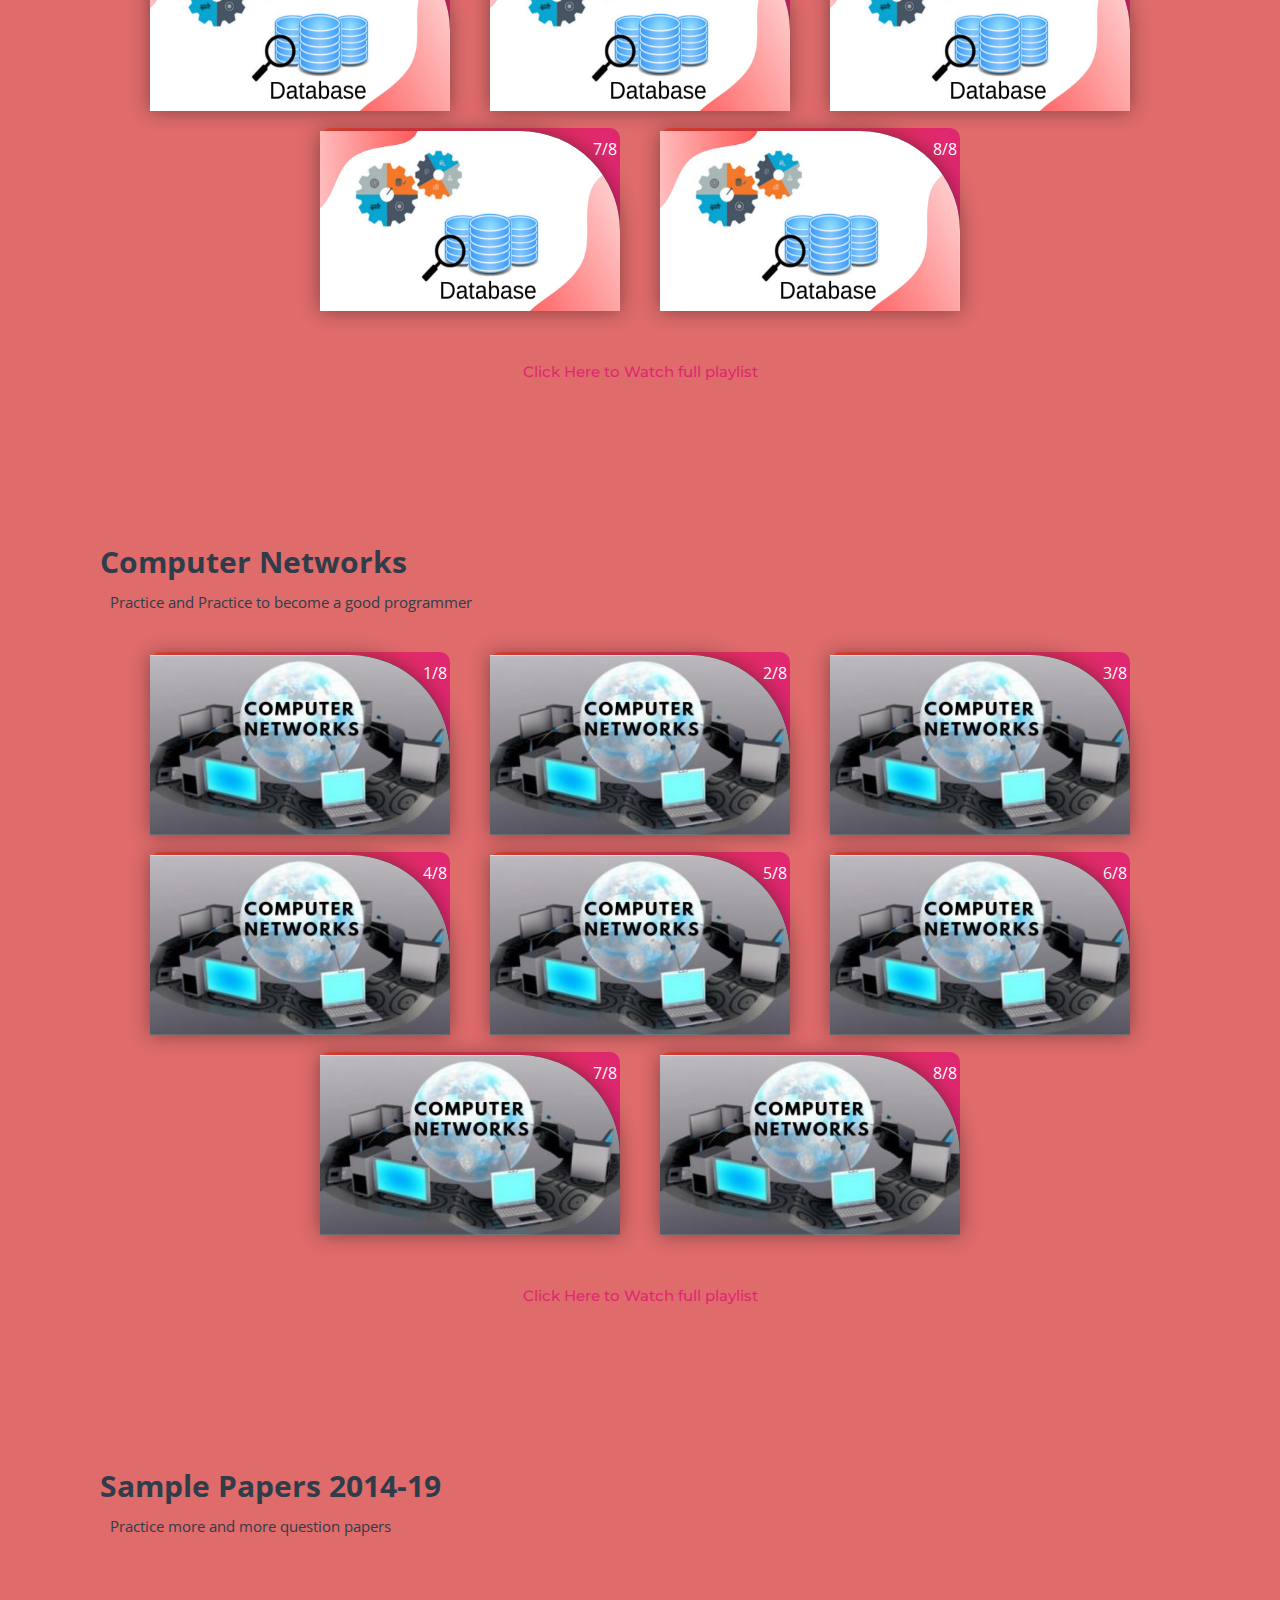
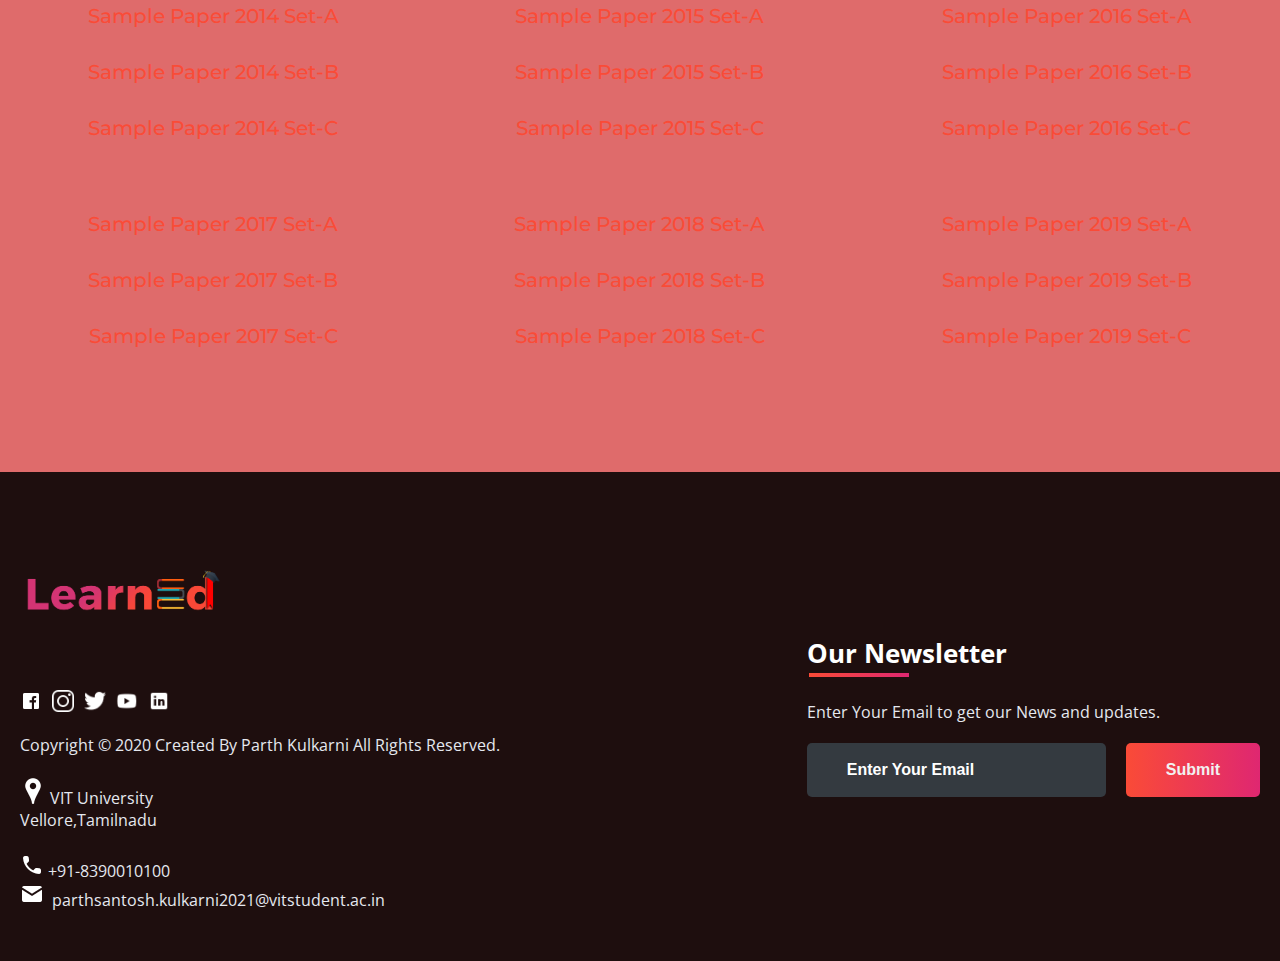
<file: subjects/gate.html>
<!DOCTYPE html>
<html>
<head>
	<link rel="shortcut icon" type="png" href="../images/icon/favicon.png">
	<title>Prepare for GATE on LearnEd</title>
	<link rel="stylesheet" type="text/css" href="subjects.css">
	<script type="text/javascript" src="../script.js"></script>
</head>
<body>

<!-- NAVIGATION -->
	<header>
		<div class="nav" id="nav">
			<div id="learned-logo">
			<a href="../index.html"><img src="../images/icon/logo.png" style="width: 120px;"></a></div>
			<div class="switch-tab" id="switch-tab" onclick="switchTAB()"><img src="../images/icon/menu.png"></div>
			<ul id="list-switch">
				<li><a href="jee.html"><img src="../images/courses/d1.png" class="icon">JEE</a></li>
				<li><a href="#"><img src="../images/courses/paper.png" class="icon">GATE</a></li>
				<li><a href="computer_courses.html"><img src="../images/courses/computer.png" class="icon">Computer Courses</a></li>
				<li><a href="computer_courses.html#data"><img src="../images/courses/data.png" class="icon">Data Structures</a></li>
				<li><a href="computer_courses.html#algo"><img src="../images/courses/algo.png" class="icon">Algorithm</a></li>
				<li><a href="computer_courses.html#projects"><img src="../images/courses/projects.png" class="icon">Projects</a></li>
			</ul>
			<div class="search" id="search-switch">
				<input type="text" placeholder="Search" class="srch"><button id="srchbtn"><img src="../images/icon/search.png"></button>
			</div>
		</div>
	</header>


<!-- Main Title of the Page -->
	<div class="title">
		<span>Prepare for GATE Exams on LearnEd</span>
		<div class="shortdesc">
			<p>Learn from LearnEd for better higher studies in<br> Indian Institutes of Technologies(IIT)</p>
		</div>
	</div>


<!-- Some KeyWords related to topic -->
	<div class="course">
		<div class="cbox">
		<div class="det"><a href="#digital">Digital Logic</a></div>
		<div class="det"><a href="https://en.wikipedia.org/wiki/Sequential_logic" target="_blank">Combinational & Sequential Circuits</a></div>
		<div class="det"><a href="https://en.wikipedia.org/wiki/ALU" target="_blank">Computer Arithmetic</a></div>
		<div class="det"><a href="https://en.wikipedia.org/wiki/Boolean_algebra" target="_blank">Boolean Algebra</a></div>
		<div class="det"><a href="computer_courses.html#algo">Algorithm</a></div>
		<div class="det"><a href="computer_courses.html#data">Data Structures</a></div>
		</div>
		<div class="cbox">
		<div class="det"><a href="#compiler">Compiler Design</a></div>
		<div class="det"><a href="#os">OS</a></div>
		<div class="det"><a href="#coaa">Computer Organization & Architecture</a></div>
		<div class="det"><a href="https://en.wikipedia.org/wiki/IPv4" target="_blank">IPv4 / IPv6</a></div>
		<div class="det"><a href="#cn">Computer Networks</a></div>
		<div class="det"><a href="#database">Databases</a></div>
		<div class="det"><a href="https://en.wikipedia.org/wiki/Theory_of_computation" target="_blank">Theory of Computation</a></div>
		</div>
		<div class="cbox">
		<div class="det"><a href="#math">Discrete Mathematics</a></div>
		<div class="det"><a href="#math">Calculus</a></div>
		<div class="det"><a href="#math">Linear Algebra</a></div>
		<div class="det"><a href="#math">Trigonometry</a></div>
		<div class="det"><a href="#math">Integration</a></div>
		<div class="det"><a href="#math">Matrices</a></div>
		<div class="det"><a href="#math">Probability</a></div>
		<div class="det"><a href="#math">Differentiation</a></div>
		</div>
	</div>


<!-- Courses Available -->
	<div class="inbt">
		Accelerate your career with GATE programs
	</div>

	<div class="ccard">
	<center>
		<div class="ccardbox">
			<div class="dcard">
				<div class="fpart"><img src="../images/courses/math.jpg"></div>
				<a href="#math"><div class="spart">2 Courses <img src="../images/icon/dropdown.png"></div></a>
			</div>
			<div class="dcard">
				<div class="fpart"><img src="../images/courses/digital.jpg"></div>
				<a href="#digital"><div class="spart">5 Courses <img src="../images/icon/dropdown.png"></div></a>
			</div>
			<div class="dcard">
				<div class="fpart"><img src="../images/courses/coaa.jpg"></div>
				<a href="#coaa"><div class="spart">3 Courses <img src="../images/icon/dropdown.png"></div></a>
			</div>
			<div class="dcard">
				<div class="fpart"><img src="../images/courses/database.jpg"></div>
				<a href="#database"><div class="spart">3 Courses <img src="../images/icon/dropdown.png"></div></a>
			</div>
			<div class="dcard">
				<div class="fpart"><img src="../images/courses/data-algo.jpg"></div>
				<a href="computer_courses.html#data"><div class="spart">6 Courses <img src="../images/icon/dropdown.png"></div></a>
			</div>
			<div class="dcard">
				<div class="fpart"><img src="../images/courses/compiler.jpg"></div>
				<a href="#compiler"><div class="spart">2 Courses <img src="../images/icon/dropdown.png"></div></a>
			</div>
			<div class="dcard">
				<div class="fpart"><img src="../images/courses/os.jpg"></div>
				<a href="#os"><div class="spart">1 Courses <img src="../images/icon/dropdown.png"></div></a>
			</div>
			<div class="dcard">
				<div class="fpart"><img src="../images/courses/cn.jpg"></div>
				<a href="#cn"><div class="spart">3 Courses <img src="../images/icon/dropdown.png"></div></a>
			</div>
		</div>
	</center>
	</div>


<!-- Videos on ENGINEERING MATHEMATICS Lectures -->

	<div class="title2" id="math">
		<span>Engineering Mathematics</span>
		<div class="shortdesc2">
			<p>Practice and Practice to become a good programmer</p>
		</div>
	</div>
	
	<center>
		<div class="ccardbox2">
			<div class="dcard2"><span class="tag" >1/8</span>
				<div class="fpart2"><img src="../images/courses/math.jpg">
					<iframe src="https://www.youtube.com/embed/xxGyTHWrHZg" frameborder="0" allow="accelerometer; autoplay; encrypted-media; gyroscope; picture-in-picture" allowfullscreen></iframe>
				</div>
			</div>
			<div class="dcard2"><span class="tag" >2/8</span>
				<div class="fpart2"><img src="../images/courses/math.jpg">
					<iframe src="https://www.youtube.com/embed/xxGyTHWrHZg" frameborder="0" allow="accelerometer; autoplay; encrypted-media; gyroscope; picture-in-picture" allowfullscreen></iframe>
				</div>
			</div>
			<div class="dcard2"><span class="tag" >3/8</span>
				<div class="fpart2"><img src="../images/courses/math.jpg">
					<iframe src="https://www.youtube.com/embed/xxGyTHWrHZg" frameborder="0" allow="accelerometer; autoplay; encrypted-media; gyroscope; picture-in-picture" allowfullscreen></iframe>
				</div>
			</div>
			<div class="dcard2"><span class="tag" >4/8</span>
				<div class="fpart2"><img src="../images/courses/math.jpg">
					<iframe src="https://www.youtube.com/embed/xxGyTHWrHZg" frameborder="0" allow="accelerometer; autoplay; encrypted-media; gyroscope; picture-in-picture" allowfullscreen></iframe>
				</div>
			</div>
		
			<div class="dcard2"><span class="tag" >5/8</span>
				<div class="fpart2"><img src="../images/courses/math.jpg">
					<iframe src="https://www.youtube.com/embed/xxGyTHWrHZg" frameborder="0" allow="accelerometer; autoplay; encrypted-media; gyroscope; picture-in-picture" allowfullscreen></iframe>
				</div>
			</div>
			<div class="dcard2"><span class="tag" >6/8</span>
				<div class="fpart2"><img src="../images/courses/math.jpg">
					<iframe src="https://www.youtube.com/embed/xxGyTHWrHZg" frameborder="0" allow="accelerometer; autoplay; encrypted-media; gyroscope; picture-in-picture" allowfullscreen></iframe>
				</div>
			</div>
			<div class="dcard2"><span class="tag" >7/8</span>
				<div class="fpart2"><img src="../images/courses/math.jpg">
					<iframe src="https://www.youtube.com/embed/xxGyTHWrHZg" frameborder="0" allow="accelerometer; autoplay; encrypted-media; gyroscope; picture-in-picture" allowfullscreen></iframe>
				</div>
			</div>
			<div class="dcard2"><span class="tag" >8/8</span>
				<div class="fpart2"><img src="../images/courses/math.jpg">
					<iframe src="https://www.youtube.com/embed/xxGyTHWrHZg" frameborder="0" allow="accelerometer; autoplay; encrypted-media; gyroscope; picture-in-picture" allowfullscreen></iframe>
				</div>
			</div>
		</div>
	</center>
<br><br>
	<div class="click-me">
		<a href="https://www.youtube.com/watch?v=xxGyTHWrHZg" target="_blank">Click Here to Watch full playlist</a>
	</div>



<!-- Videos on DIGITAL LOGIC Lectures -->

	<div class="title2" id="digital">
		<span>Digital Logic</span>
		<div class="shortdesc2">
			<p>Practice and Practice to become a good programmer</p>
		</div>
	</div>
	<center>
		<div class="ccardbox2">
			<div class="dcard2"><span class="tag" >1/8</span>
				<div class="fpart2"><img src="../images/courses/digital.jpg">
					<iframe src="https://www.youtube.com/embed/-M7oIM8hKSU" frameborder="0" allow="accelerometer; autoplay; encrypted-media; gyroscope; picture-in-picture" allowfullscreen></iframe>
				</div>
			</div>
			<div class="dcard2"><span class="tag" >2/8</span>
				<div class="fpart2"><img src="../images/courses/digital.jpg">
					<iframe src="https://www.youtube.com/embed/-M7oIM8hKSU" frameborder="0" allow="accelerometer; autoplay; encrypted-media; gyroscope; picture-in-picture" allowfullscreen></iframe>
				</div>
			</div>
			<div class="dcard2"><span class="tag" >3/8</span>
				<div class="fpart2"><img src="../images/courses/digital.jpg">
					<iframe src="https://www.youtube.com/embed/-M7oIM8hKSU" frameborder="0" allow="accelerometer; autoplay; encrypted-media; gyroscope; picture-in-picture" allowfullscreen></iframe>
				</div>
			</div>
			<div class="dcard2"><span class="tag" >4/8</span>
				<div class="fpart2"><img src="../images/courses/digital.jpg">
					<iframe src="https://www.youtube.com/embed/-M7oIM8hKSU" frameborder="0" allow="accelerometer; autoplay; encrypted-media; gyroscope; picture-in-picture" allowfullscreen></iframe>
				</div>
			</div>
		
			<div class="dcard2"><span class="tag" >5/8</span>
				<div class="fpart2"><img src="../images/courses/digital.jpg">
					<iframe src="https://www.youtube.com/embed/-M7oIM8hKSU" frameborder="0" allow="accelerometer; autoplay; encrypted-media; gyroscope; picture-in-picture" allowfullscreen></iframe>
				</div>
			</div>
			<div class="dcard2"><span class="tag" >6/8</span>
				<div class="fpart2"><img src="../images/courses/digital.jpg">
					<iframe src="https://www.youtube.com/embed/-M7oIM8hKSU" frameborder="0" allow="accelerometer; autoplay; encrypted-media; gyroscope; picture-in-picture" allowfullscreen></iframe>
				</div>
			</div>
			<div class="dcard2"><span class="tag" >7/8</span>
				<div class="fpart2"><img src="../images/courses/digital.jpg">
					<iframe src="https://www.youtube.com/embed/-M7oIM8hKSU" frameborder="0" allow="accelerometer; autoplay; encrypted-media; gyroscope; picture-in-picture" allowfullscreen></iframe>
				</div>
			</div>
			<div class="dcard2"><span class="tag" >8/8</span>
				<div class="fpart2"><img src="../images/courses/digital.jpg">
					<iframe src="https://www.youtube.com/embed/-M7oIM8hKSU" frameborder="0" allow="accelerometer; autoplay; encrypted-media; gyroscope; picture-in-picture" allowfullscreen></iframe>
				</div>
			</div>
		</div>
	</center>
<br><br>
	<div class="click-me">
		<a href="https://youtu.be/-M7oIM8hKSU" target="_blank">Click Here to Watch full playlist</a>
	</div>



<!-- Videos on COMPUTER ORGANIZATION and ARCHITECTURE Lectures -->

	<div class="title2" id="coaa">
		<span>Computer Organization and Architecture</span>
		<div class="shortdesc2">
			<p>Practice and Practice to become a good programmer</p>
		</div>
	</div>
	<center>
		<div class="ccardbox2">
			<div class="dcard2"><span class="tag" >1/8</span>
				<div class="fpart2"><img src="../images/courses/coaa.jpg">
					<iframe src="https://www.youtube.com/embed/q6oiRtKTpX4" frameborder="0" allow="accelerometer; autoplay; encrypted-media; gyroscope; picture-in-picture" allowfullscreen></iframe>
				</div>
			</div>
			<div class="dcard2"><span class="tag" >2/8</span>
				<div class="fpart2"><img src="../images/courses/coaa.jpg">
					<iframe src="https://www.youtube.com/embed/q6oiRtKTpX4" frameborder="0" allow="accelerometer; autoplay; encrypted-media; gyroscope; picture-in-picture" allowfullscreen></iframe>
				</div>
			</div>
			<div class="dcard2"><span class="tag" >3/8</span>
				<div class="fpart2"><img src="../images/courses/coaa.jpg">
					<iframe src="https://www.youtube.com/embed/q6oiRtKTpX4" frameborder="0" allow="accelerometer; autoplay; encrypted-media; gyroscope; picture-in-picture" allowfullscreen></iframe>
				</div>
			</div>
			<div class="dcard2"><span class="tag" >4/8</span>
				<div class="fpart2"><img src="../images/courses/coaa.jpg">
					<iframe src="https://www.youtube.com/embed/q6oiRtKTpX4" frameborder="0" allow="accelerometer; autoplay; encrypted-media; gyroscope; picture-in-picture" allowfullscreen></iframe>
				</div>
			</div>
		
			<div class="dcard2"><span class="tag" >5/8</span>
				<div class="fpart2"><img src="../images/courses/coaa.jpg">
					<iframe src="https://www.youtube.com/embed/q6oiRtKTpX4" frameborder="0" allow="accelerometer; autoplay; encrypted-media; gyroscope; picture-in-picture" allowfullscreen></iframe>
				</div>
			</div>
			<div class="dcard2"><span class="tag" >6/8</span>
				<div class="fpart2"><img src="../images/courses/coaa.jpg">
					<iframe src="https://www.youtube.com/embed/q6oiRtKTpX4" frameborder="0" allow="accelerometer; autoplay; encrypted-media; gyroscope; picture-in-picture" allowfullscreen></iframe>
				</div>
			</div>
			<div class="dcard2"><span class="tag" >7/8</span>
				<div class="fpart2"><img src="../images/courses/coaa.jpg">
					<iframe src="https://www.youtube.com/embed/q6oiRtKTpX4" frameborder="0" allow="accelerometer; autoplay; encrypted-media; gyroscope; picture-in-picture" allowfullscreen></iframe>
				</div>
			</div>
			<div class="dcard2"><span class="tag" >8/8</span>
				<div class="fpart2"><img src="../images/courses/coaa.jpg">
					<iframe src="https://www.youtube.com/embed/q6oiRtKTpX4" frameborder="0" allow="accelerometer; autoplay; encrypted-media; gyroscope; picture-in-picture" allowfullscreen></iframe>
				</div>
			</div>
		</div>
	</center>
<br><br>
	<div class="click-me">
		<a href="https://youtu.be/q6oiRtKTpX4" target="_blank">Click Here to Watch full playlist</a>
	</div>



<!-- Videos on COMPILER Lectures -->

	<div class="title2" id="compiler">
		<span>Compiler Design</span>
		<div class="shortdesc2">
			<p>Practice and Practice to become a good programmer</p>
		</div>
	</div>
	<center>
		<div class="ccardbox2">
			<div class="dcard2"><span class="tag" >1/8</span>
				<div class="fpart2"><img src="../images/courses/compiler.jpg">
					<iframe src="https://www.youtube.com/embed/yNZIhF6pxjM" frameborder="0" allow="accelerometer; autoplay; encrypted-media; gyroscope; picture-in-picture" allowfullscreen></iframe>
				</div>
			</div>
			<div class="dcard2"><span class="tag" >2/8</span>
				<div class="fpart2"><img src="../images/courses/compiler.jpg">
					<iframe src="https://www.youtube.com/embed/yNZIhF6pxjM" frameborder="0" allow="accelerometer; autoplay; encrypted-media; gyroscope; picture-in-picture" allowfullscreen></iframe>
				</div>
			</div>
			<div class="dcard2"><span class="tag" >3/8</span>
				<div class="fpart2"><img src="../images/courses/compiler.jpg">
					<iframe src="https://www.youtube.com/embed/yNZIhF6pxjM" frameborder="0" allow="accelerometer; autoplay; encrypted-media; gyroscope; picture-in-picture" allowfullscreen></iframe>
				</div>
			</div>
			<div class="dcard2"><span class="tag" >4/8</span>
				<div class="fpart2"><img src="../images/courses/compiler.jpg">
					<iframe src="https://www.youtube.com/embed/yNZIhF6pxjM" frameborder="0" allow="accelerometer; autoplay; encrypted-media; gyroscope; picture-in-picture" allowfullscreen></iframe>
				</div>
			</div>
		
			<div class="dcard2"><span class="tag" >5/8</span>
				<div class="fpart2"><img src="../images/courses/compiler.jpg">
					<iframe src="https://www.youtube.com/embed/yNZIhF6pxjM" frameborder="0" allow="accelerometer; autoplay; encrypted-media; gyroscope; picture-in-picture" allowfullscreen></iframe>
				</div>
			</div>
			<div class="dcard2"><span class="tag" >6/8</span>
				<div class="fpart2"><img src="../images/courses/compiler.jpg">
					<iframe src="https://www.youtube.com/embed/yNZIhF6pxjM" frameborder="0" allow="accelerometer; autoplay; encrypted-media; gyroscope; picture-in-picture" allowfullscreen></iframe>
				</div>
			</div>
			<div class="dcard2"><span class="tag" >7/8</span>
				<div class="fpart2"><img src="../images/courses/compiler.jpg">
					<iframe src="https://www.youtube.com/embed/yNZIhF6pxjM" frameborder="0" allow="accelerometer; autoplay; encrypted-media; gyroscope; picture-in-picture" allowfullscreen></iframe>
				</div>
			</div>
			<div class="dcard2"><span class="tag" >8/8</span>
				<div class="fpart2"><img src="../images/courses/compiler.jpg">
					<iframe src="https://www.youtube.com/embed/yNZIhF6pxjM" frameborder="0" allow="accelerometer; autoplay; encrypted-media; gyroscope; picture-in-picture" allowfullscreen></iframe>
				</div>
			</div>
		</div>
	</center>
<br><br>
	<div class="click-me">
		<a href="https://youtu.be/yNZIhF6pxjM" target="_blank">Click Here to Watch full playlist</a>
	</div>



<!-- Videos on OPERATING SYSTEM Lectures -->


<div class="title2" id="os">
		<span>Operating System</span>
		<div class="shortdesc2">
			<p>Practice and Practice to become a good programmer</p>
		</div>
	</div>
	<center>
		<div class="ccardbox2">
			<div class="dcard2"><span class="tag" >1/8</span>
				<div class="fpart2"><img src="../images/courses/os.jpg">
					<iframe src="https://www.youtube.com/embed/vBURTt97EkA" frameborder="0" allow="accelerometer; autoplay; encrypted-media; gyroscope; picture-in-picture" allowfullscreen></iframe>
				</div>
			</div>
			<div class="dcard2"><span class="tag" >2/8</span>
				<div class="fpart2"><img src="../images/courses/os.jpg">
					<iframe src="https://www.youtube.com/embed/vBURTt97EkA" frameborder="0" allow="accelerometer; autoplay; encrypted-media; gyroscope; picture-in-picture" allowfullscreen></iframe>
				</div>
			</div>
			<div class="dcard2"><span class="tag" >3/8</span>
				<div class="fpart2"><img src="../images/courses/os.jpg">
					<iframe src="https://www.youtube.com/embed/vBURTt97EkA" frameborder="0" allow="accelerometer; autoplay; encrypted-media; gyroscope; picture-in-picture" allowfullscreen></iframe>
				</div>
			</div>
			<div class="dcard2"><span class="tag" >4/8</span>
				<div class="fpart2"><img src="../images/courses/os.jpg">
					<iframe src="https://www.youtube.com/embed/vBURTt97EkA" frameborder="0" allow="accelerometer; autoplay; encrypted-media; gyroscope; picture-in-picture" allowfullscreen></iframe>
				</div>
			</div>
		
			<div class="dcard2"><span class="tag" >5/8</span>
				<div class="fpart2"><img src="../images/courses/os.jpg">
					<iframe src="https://www.youtube.com/embed/vBURTt97EkA" frameborder="0" allow="accelerometer; autoplay; encrypted-media; gyroscope; picture-in-picture" allowfullscreen></iframe>
				</div>
			</div>
			<div class="dcard2"><span class="tag" >6/8</span>
				<div class="fpart2"><img src="../images/courses/os.jpg">
					<iframe src="https://www.youtube.com/embed/vBURTt97EkA" frameborder="0" allow="accelerometer; autoplay; encrypted-media; gyroscope; picture-in-picture" allowfullscreen></iframe>
				</div>
			</div>
			<div class="dcard2"><span class="tag" >7/8</span>
				<div class="fpart2"><img src="../images/courses/os.jpg">
					<iframe src="https://www.youtube.com/embed/vBURTt97EkA" frameborder="0" allow="accelerometer; autoplay; encrypted-media; gyroscope; picture-in-picture" allowfullscreen></iframe>
				</div>
			</div>
			<div class="dcard2"><span class="tag" >8/8</span>
				<div class="fpart2"><img src="../images/courses/os.jpg">
					<iframe src="https://www.youtube.com/embed/vBURTt97EkA" frameborder="0" allow="accelerometer; autoplay; encrypted-media; gyroscope; picture-in-picture" allowfullscreen></iframe>
				</div>
			</div>
		</div>
	</center>

<br><br>
	<div class="click-me">
		<a href="https://youtu.be/vBURTt97EkA" target="_blank">Click Here to Watch full playlist</a>
	</div>


<!-- Videos on DATABASE Lectures -->

<div class="title2" id="database">
		<span>Databases</span>
		<div class="shortdesc2">
			<p>Practice and Practice to become a good programmer</p>
		</div>
	</div>
	<center>
		<div class="ccardbox2">
			<div class="dcard2"><span class="tag" >1/8</span>
				<div class="fpart2"><img src="../images/courses/database.jpg">
					<iframe src="https://www.youtube.com/embed/wR0jg0eQsZA" frameborder="0" allow="accelerometer; autoplay; encrypted-media; gyroscope; picture-in-picture" allowfullscreen></iframe>
				</div>
			</div>
			<div class="dcard2"><span class="tag" >2/8</span>
				<div class="fpart2"><img src="../images/courses/database.jpg">
					<iframe src="https://www.youtube.com/embed/wR0jg0eQsZA" frameborder="0" allow="accelerometer; autoplay; encrypted-media; gyroscope; picture-in-picture" allowfullscreen></iframe>
				</div>
			</div>
			<div class="dcard2"><span class="tag" >3/8</span>
				<div class="fpart2"><img src="../images/courses/database.jpg">
					<iframe src="https://www.youtube.com/embed/wR0jg0eQsZA" frameborder="0" allow="accelerometer; autoplay; encrypted-media; gyroscope; picture-in-picture" allowfullscreen></iframe>
				</div>
			</div>
			<div class="dcard2"><span class="tag" >4/8</span>
				<div class="fpart2"><img src="../images/courses/database.jpg">
					<iframe src="https://www.youtube.com/embed/wR0jg0eQsZA" frameborder="0" allow="accelerometer; autoplay; encrypted-media; gyroscope; picture-in-picture" allowfullscreen></iframe>
				</div>
			</div>
		
			<div class="dcard2"><span class="tag" >5/8</span>
				<div class="fpart2"><img src="../images/courses/database.jpg">
					<iframe src="https://www.youtube.com/embed/wR0jg0eQsZA" frameborder="0" allow="accelerometer; autoplay; encrypted-media; gyroscope; picture-in-picture" allowfullscreen></iframe>
				</div>
			</div>
			<div class="dcard2"><span class="tag" >6/8</span>
				<div class="fpart2"><img src="../images/courses/database.jpg">
					<iframe src="https://www.youtube.com/embed/wR0jg0eQsZA" frameborder="0" allow="accelerometer; autoplay; encrypted-media; gyroscope; picture-in-picture" allowfullscreen></iframe>
				</div>
			</div>
			<div class="dcard2"><span class="tag" >7/8</span>
				<div class="fpart2"><img src="../images/courses/database.jpg">
					<iframe src="https://www.youtube.com/embed/wR0jg0eQsZA" frameborder="0" allow="accelerometer; autoplay; encrypted-media; gyroscope; picture-in-picture" allowfullscreen></iframe>
				</div>
			</div>
			<div class="dcard2"><span class="tag" >8/8</span>
				<div class="fpart2"><img src="../images/courses/database.jpg">
					<iframe src="https://www.youtube.com/embed/wR0jg0eQsZA" frameborder="0" allow="accelerometer; autoplay; encrypted-media; gyroscope; picture-in-picture" allowfullscreen></iframe>
				</div>
			</div>
		</div>
	</center>
<br><br>
	<div class="click-me">
		<a href="https://youtu.be/wR0jg0eQsZA" target="_blank">Click Here to Watch full playlist</a>
	</div>



<!-- Videos on COMPUTER NETWORKS Lectures -->

<div class="title2" id="cn">
		<span>Computer Networks</span>
		<div class="shortdesc2">
			<p>Practice and Practice to become a good programmer</p>
		</div>
	</div>
	<center>
		<div class="ccardbox2">
			<div class="dcard2"><span class="tag" >1/8</span>
				<div class="fpart2"><img src="../images/courses/cn.jpg">
					<iframe src="https://www.youtube.com/embed/qiQR5rTSshw" frameborder="0" allow="accelerometer; autoplay; encrypted-media; gyroscope; picture-in-picture" allowfullscreen></iframe>
				</div>
			</div>
			<div class="dcard2"><span class="tag" >2/8</span>
				<div class="fpart2"><img src="../images/courses/cn.jpg">
					<iframe src="https://www.youtube.com/embed/qiQR5rTSshw" frameborder="0" allow="accelerometer; autoplay; encrypted-media; gyroscope; picture-in-picture" allowfullscreen></iframe>
				</div>
			</div>
			<div class="dcard2"><span class="tag" >3/8</span>
				<div class="fpart2"><img src="../images/courses/cn.jpg">
					<iframe src="https://www.youtube.com/embed/qiQR5rTSshw" frameborder="0" allow="accelerometer; autoplay; encrypted-media; gyroscope; picture-in-picture" allowfullscreen></iframe>
				</div>
			</div>
			<div class="dcard2"><span class="tag" >4/8</span>
				<div class="fpart2"><img src="../images/courses/cn.jpg">
					<iframe src="https://www.youtube.com/embed/qiQR5rTSshw" frameborder="0" allow="accelerometer; autoplay; encrypted-media; gyroscope; picture-in-picture" allowfullscreen></iframe>
				</div>
			</div>
		
			<div class="dcard2"><span class="tag" >5/8</span>
				<div class="fpart2"><img src="../images/courses/cn.jpg">
					<iframe src="https://www.youtube.com/embed/qiQR5rTSshw" frameborder="0" allow="accelerometer; autoplay; encrypted-media; gyroscope; picture-in-picture" allowfullscreen></iframe>
				</div>
			</div>
			<div class="dcard2"><span class="tag" >6/8</span>
				<div class="fpart2"><img src="../images/courses/cn.jpg">
					<iframe src="https://www.youtube.com/embed/qiQR5rTSshw" frameborder="0" allow="accelerometer; autoplay; encrypted-media; gyroscope; picture-in-picture" allowfullscreen></iframe>
				</div>
			</div>
			<div class="dcard2"><span class="tag" >7/8</span>
				<div class="fpart2"><img src="../images/courses/cn.jpg">
					<iframe src="https://www.youtube.com/embed/qiQR5rTSshw" frameborder="0" allow="accelerometer; autoplay; encrypted-media; gyroscope; picture-in-picture" allowfullscreen></iframe>
				</div>
			</div>
			<div class="dcard2"><span class="tag" >8/8</span>
				<div class="fpart2"><img src="../images/courses/cn.jpg">
					<iframe src="https://www.youtube.com/embed/qiQR5rTSshw" frameborder="0" allow="accelerometer; autoplay; encrypted-media; gyroscope; picture-in-picture" allowfullscreen></iframe>
				</div>
			</div>
		</div>
	</center>

<br><br>
	<div class="click-me">
		<a href="https://youtu.be/qiQR5rTSshw" target="_blank">Click Here to Watch full playlist</a>
	</div>

	

<!-- Links for SAMPLE PAPERS of JEE MAINS & ADVANCED -->

	<div class="title2" id="sample_papers">
		<span>Sample Papers 2014-19</span>
		<div class="shortdesc2">
			<p>Practice more and more question papers</p>
		</div>
	</div>

	<div class="sample">
		<ul>
			<li><a href="../samplePapers/p1.pdf" target="_blank">Sample Paper 2014 Set-A</a></li>
			<li><a href="../samplePapers/p2.pdf" target="_blank">Sample Paper 2014 Set-B</a></li>
			<li><a href="../samplePapers/p3.pdf" target="_blank">Sample Paper 2014 Set-C</a></li>
		</ul>
		<ul>
			<li><a href="../samplePapers/p1.pdf" target="_blank">Sample Paper 2015 Set-A</a></li>
			<li><a href="../samplePapers/p2.pdf" target="_blank">Sample Paper 2015 Set-B</a></li>
			<li><a href="../samplePapers/p3.pdf" target="_blank">Sample Paper 2015 Set-C</a></li>
		</ul>
		<ul>
			<li><a href="../samplePapers/p1.pdf" target="_blank">Sample Paper 2016 Set-A</a></li>
			<li><a href="../samplePapers/p2.pdf" target="_blank">Sample Paper 2016 Set-B</a></li>
			<li><a href="../samplePapers/p3.pdf" target="_blank">Sample Paper 2016 Set-C</a></li>
		</ul>
	</div>
	<div class="sample lastSample">
		<ul>
			<li><a href="../samplePapers/p1.pdf" target="_blank">Sample Paper 2017 Set-A</a></li>
			<li><a href="../samplePapers/p2.pdf" target="_blank">Sample Paper 2017 Set-B</a></li>
			<li><a href="../samplePapers/p3.pdf" target="_blank">Sample Paper 2017 Set-C</a></li>
		</ul>
		<ul>
			<li><a href="../samplePapers/p1.pdf" target="_blank">Sample Paper 2018 Set-A</a></li>
			<li><a href="../samplePapers/p2.pdf" target="_blank">Sample Paper 2018 Set-B</a></li>
			<li><a href="../samplePapers/p3.pdf" target="_blank">Sample Paper 2018 Set-C</a></li>
		</ul>
		<ul>
			<li><a href="../samplePapers/p1.pdf" target="_blank">Sample Paper 2019 Set-A</a></li>
			<li><a href="../samplePapers/p2.pdf" target="_blank">Sample Paper 2019 Set-B</a></li>
			<li><a href="../samplePapers/p3.pdf" target="_blank">Sample Paper 2019 Set-C</a></li>
		</ul>
	</div>


<!-- FOOTER -->
	<footer>
		<div class="footer-container">
			<div class="left-col">
			<img src="../images/icon/logo - Copy.png" style="width: 200px;">
				<div class="logo"></div>
				<div class="social-media">
					<a href="#"><img src="../images/icon\fb.png"></a>
					<a href="#"><img src="../images/icon\insta.png"></a>
					<a href="#"><img src="../images/icon\tt.png"></a>
					<a href="#"><img src="../images/icon\ytube.png"></a>
					<a href="#"><img src="../images/icon\linkedin.png"></a>
				</div><br><br>
				<p class="rights-text">Copyright © 2020 Created By Parth Kulkarni All Rights Reserved.</p>
				<br><p><img src="../images/icon/location.png"> VIT University<br>Vellore,Tamilnadu</p><br>
				<p><img src="../images/icon/phone.png"> +91-8390010100<br><img src="../images/icon/mail.png">&nbsp; parthsantosh.kulkarni2021@vitstudent.ac.in</p>
			</div>
			<div class="right-col">
				<h1 style="color: #fff">Our Newsletter</h1>
				<div class="border"></div><br>
				<p>Enter Your Email to get our News and updates.</p>
				<form class="newsletter-form">
					<input class="txtb" type="email" placeholder="Enter Your Email">
					<input class="btn" type="submit" value="Submit">
				</form>
			</div>
		</div>
	</footer>
</body>
</html>
</file>
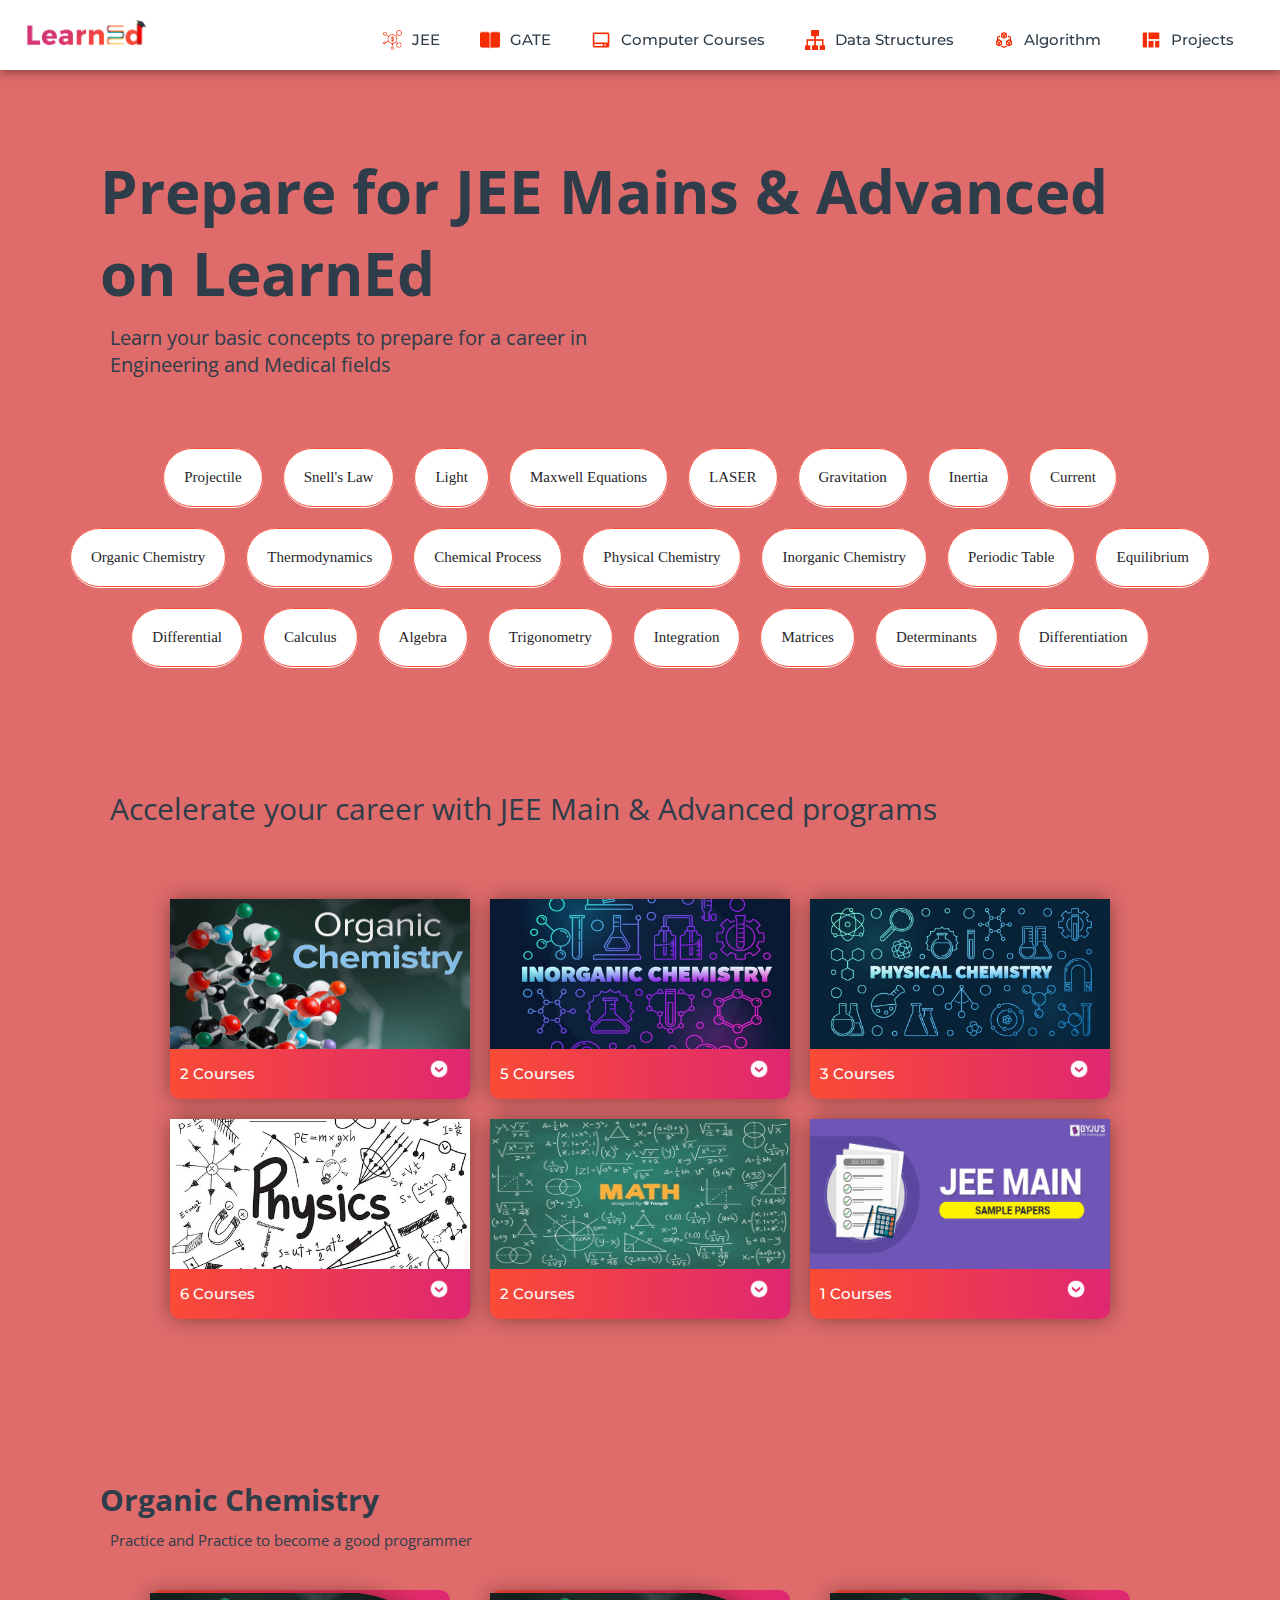
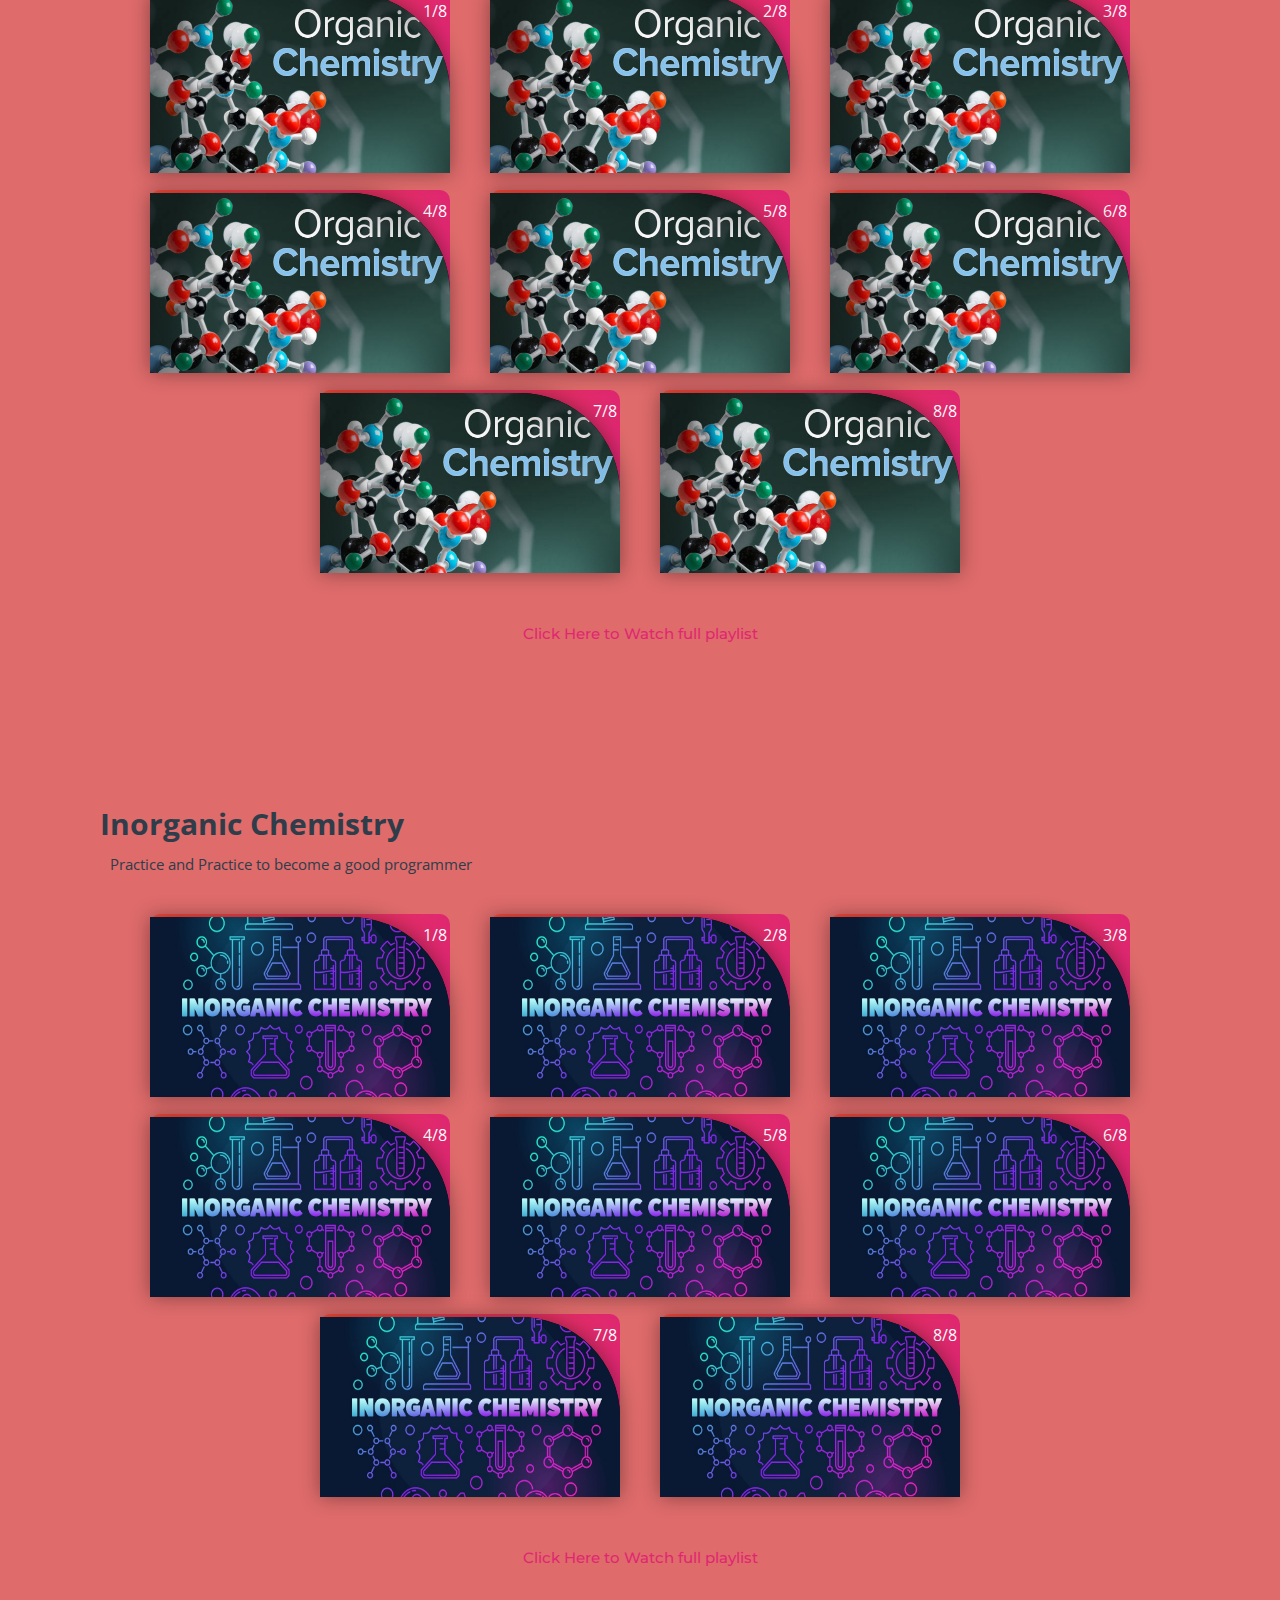
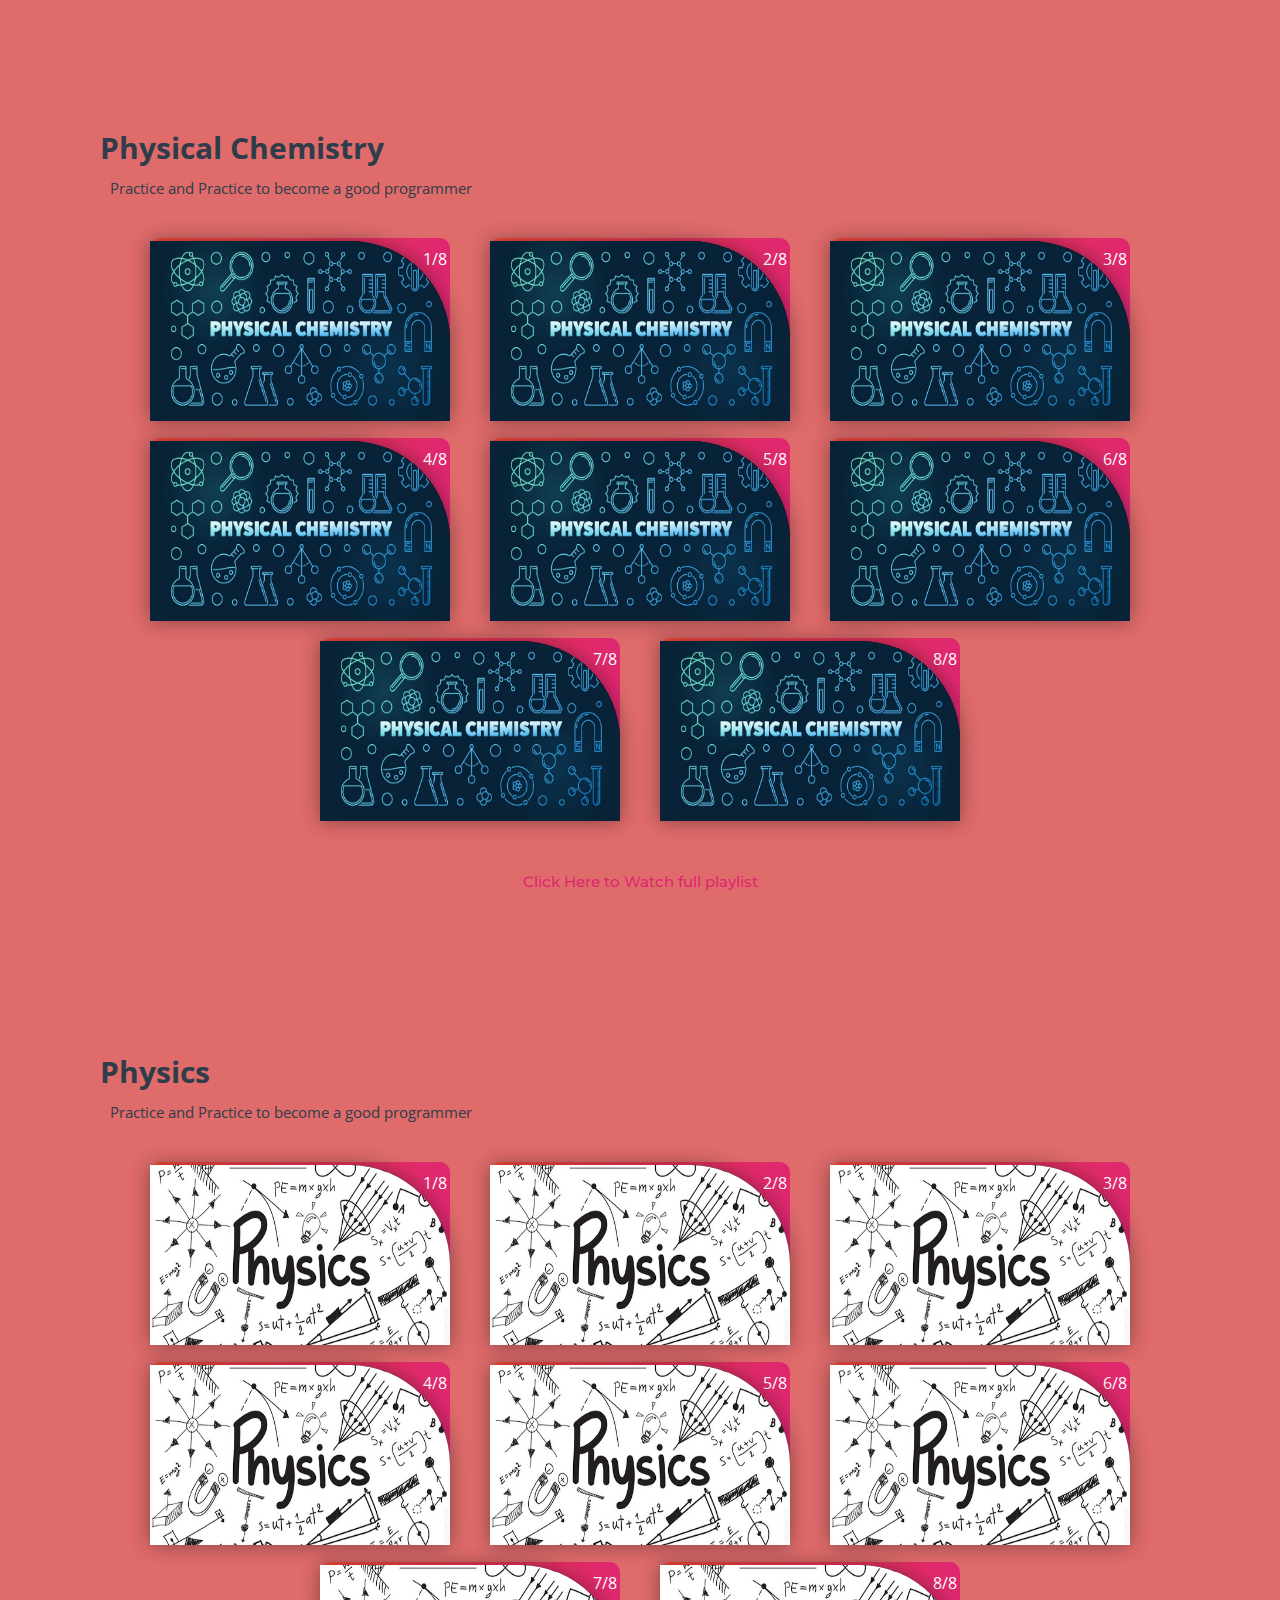
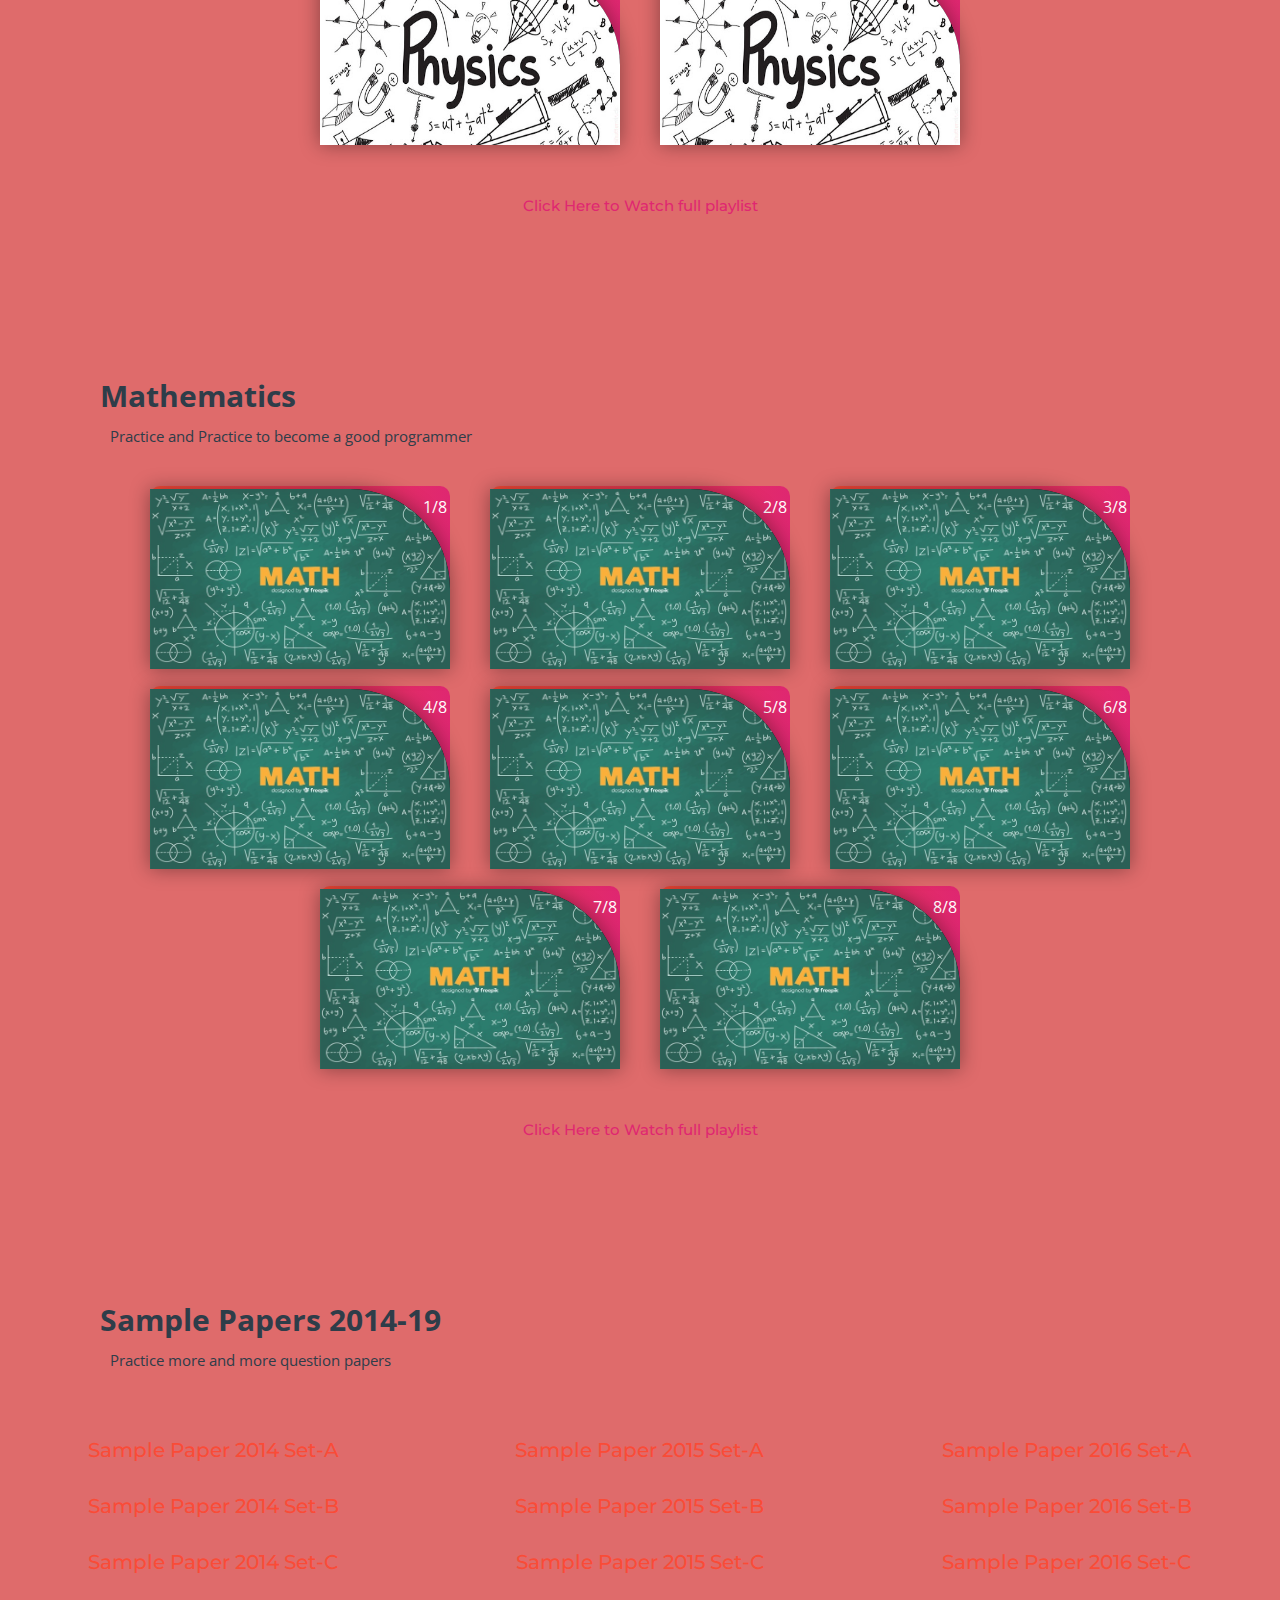
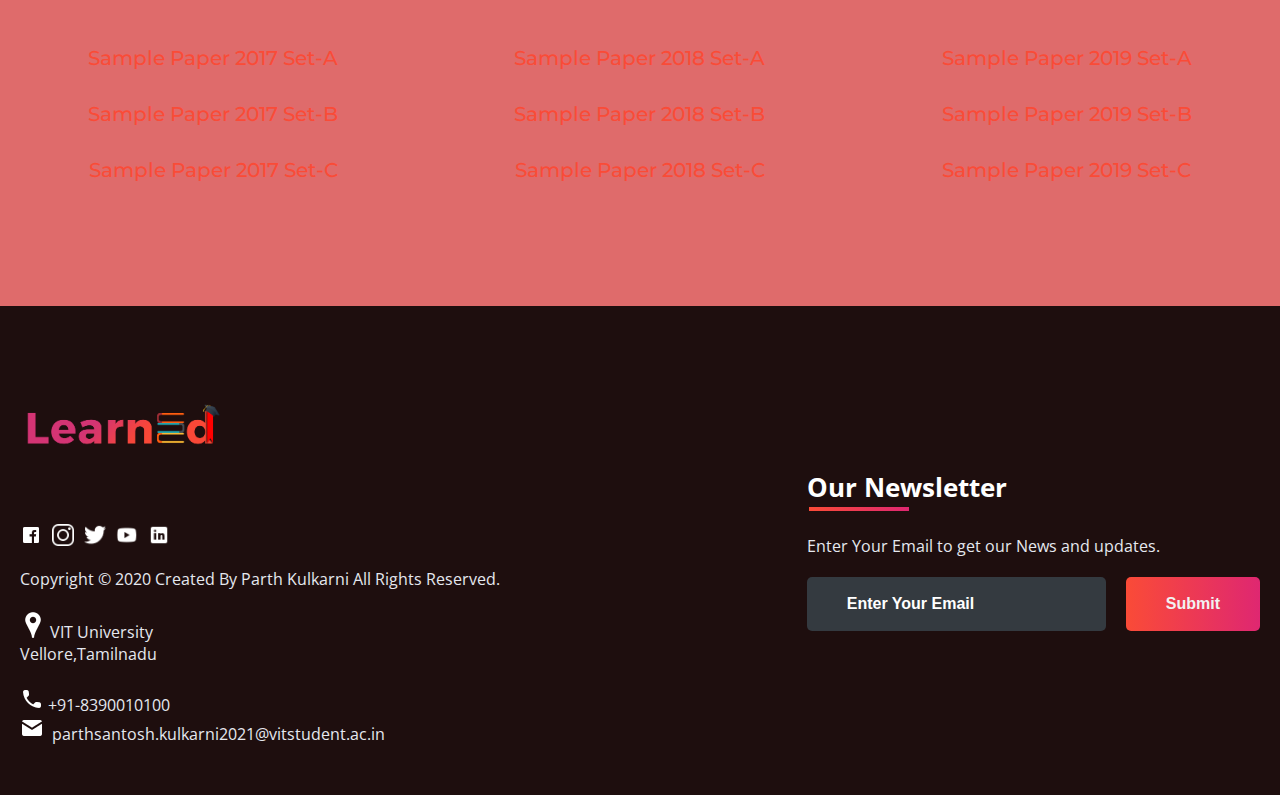
<file: subjects/jee.html>
<!DOCTYPE html>
<html>
<head>
	<link rel="shortcut icon" type="png" href="../images/icon/favicon.png">
	<title>Prepare for JEE Mains & Advanced</title>
	<link rel="stylesheet" type="text/css" href="subjects.css">
	<script type="text/javascript" src="../script.js"></script>
</head>
<body>

	<!-- NAVIGATION -->
	<header>
		<div class="nav" id="nav">
			<div id="learned-logo">
			<a href="../index.html"><img src="../images/icon/logo.png" style="width: 120px;"></a></div>
			<div class="switch-tab" id="switch-tab" onclick="switchTAB()"><img src="../images/icon/menu.png"></div>
			<ul id="list-switch">
				<li><a href="#"><img src="../images/courses/d1.png" class="icon">JEE</a></li>
				<li><a href="gate.html"><img src="../images/courses/paper.png" class="icon">GATE</a></li>
				<li><a href="computer_courses.html"><img src="../images/courses/computer.png" class="icon">Computer Courses</a></li>
				<li><a href="computer_courses.html#data"><img src="../images/courses/data.png" class="icon">Data Structures</a></li>
				<li><a href="computer_courses.html#algo"><img src="../images/courses/algo.png" class="icon">Algorithm</a></li>
				<li><a href="computer_courses.html#projects"><img src="../images/courses/projects.png" class="icon">Projects</a></li>
			</ul>
			<div class="search" id="search-switch">
				<input type="text" placeholder="Search" class="srch"><button id="srchbtn"><img src="../images/icon/search.png"></button>
			</div>
		</div>
	</header>

	<div class="title">
		<span>Prepare for JEE Mains & Advanced<br>on LearnEd</span>
		<div class="shortdesc">
			<p>Learn your basic concepts to prepare for a career in<br>Engineering and Medical fields</p>
		</div>
	</div>

<!-- Quick Links -->
	<div class="course">
		<div class="cbox">
		<div class="det"><a href="https://en.wikipedia.org/wiki/Projectile" target="_blank">Projectile</a></div>
		<div class="det"><a href="https://en.wikipedia.org/wiki/Snell%27s_law" target="_blank">Snell's Law</a></div>
		<div class="det"><a href="https://en.wikipedia.org/wiki/Light" target="_blank">Light</a></div>
		<div class="det"><a href="https://en.wikipedia.org/wiki/Maxwell%27s_equations" target="_blank">Maxwell Equations</a></div>
		<div class="det"><a href="https://en.wikipedia.org/wiki/Laser" target="_blank">LASER</a></div>
		<div class="det"><a href="https://en.wikipedia.org/wiki/Gravity" target="_blank">Gravitation</a></div>
		<div class="det"><a href="https://en.wikipedia.org/wiki/Inertia" target="_blank">Inertia</a></div>
		<div class="det"><a href="https://en.wikipedia.org/wiki/Current" target="_blank">Current</a></div>
		</div>
		<div class="cbox">
		<div class="det"><a href="#organic">Organic Chemistry</a></div>
		<div class="det"><a href="https://en.wikipedia.org/wiki/Thermodynamics" target="_blank">Thermodynamics</a></div>
		<div class="det"><a href="https://en.wikipedia.org/wiki/Chemical_process" target="_blank">Chemical Process</a></div>
		<div class="det"><a href="#physical">Physical Chemistry</a></div>
		<div class="det"><a href="#inorganic">Inorganic Chemistry</a></div>
		<div class="det"><a href="https://en.wikipedia.org/wiki/Periodic_table" target="_blank">Periodic Table</a></div>
		<div class="det"><a href="https://en.wikipedia.org/wiki/Equilibrium" target="_blank">Equilibrium</a></div>
		</div>
		<div class="cbox">
		<div class="det"><a href="#math">Differential</a></div>
		<div class="det"><a href="#math">Calculus</a></div>
		<div class="det"><a href="#math">Algebra</a></div>
		<div class="det"><a href="#math">Trigonometry</a></div>
		<div class="det"><a href="#math">Integration</a></div>
		<div class="det"><a href="#math">Matrices</a></div>
		<div class="det"><a href="#math">Determinants</a></div>
		<div class="det"><a href="#math">Differentiation</a></div>
		</div>
	</div>

	<div class="inbt">
		Accelerate your career with JEE Main & Advanced programs
	</div>

<!-- COURSES AVAILABLE -->
	<div class="ccard">
	<center>
		<div class="ccardbox">
			<div class="dcard">
				<div class="fpart"><img src="../images/courses/organic.jpg"></div>
				<a href="#organic"><div class="spart">2 Courses <img src="../images/icon/dropdown.png"></div></a>
			</div>
			<div class="dcard">
				<div class="fpart"><img src="../images/courses/inorganic.jpg"></div>
				<a href="#inorganic"><div class="spart">5 Courses <img src="../images/icon/dropdown.png"></div></a>
			</div>
			<div class="dcard">
				<div class="fpart"><img src="../images/courses/physical.jpg"></div>
				<a href="#physical"><div class="spart">3 Courses <img src="../images/icon/dropdown.png"></div></a>
			</div>
		</div>
		<div class="ccardbox">
			<div class="dcard">
				<div class="fpart"><img src="../images/courses/physics.jpg"></div>
				<a href="#physics"><div class="spart">6 Courses <img src="../images/icon/dropdown.png"></div></a>
			</div>
			<div class="dcard">
				<div class="fpart"><img src="../images/courses/math.jpg"></div>
				<a href="#math"><div class="spart">2 Courses <img src="../images/icon/dropdown.png"></div></a>
			</div>
			<div class="dcard">
				<div class="fpart"><img src="../images/courses/paper-download.png"></div>
				<a href="#sample_papers"><div class="spart">1 Courses <img src="../images/icon/dropdown.png"></div></a>
			</div>
		</div>
	</center>
	</div>

<!-- VIDEOS SECTION -->
	<div class="title2" id="organic">
		<span>Organic Chemistry</span>
		<div class="shortdesc2">
			<p>Practice and Practice to become a good programmer</p>
		</div>
	</div>
	
	<center>
		<div class="ccardbox2">
			<div class="dcard2"><span class="tag" >1/8</span>
				<div class="fpart2"><img src="../images/courses/organic.jpg">
					<iframe src="https://www.youtube.com/embed/bSMx0NS0XfY" frameborder="0" allow="accelerometer; autoplay; encrypted-media; gyroscope; picture-in-picture" allowfullscreen></iframe>
				</div>
			</div>
			<div class="dcard2"><span class="tag" >2/8</span>
				<div class="fpart2"><img src="../images/courses/organic.jpg">
					<iframe src="https://www.youtube.com/embed/bSMx0NS0XfY" frameborder="0" allow="accelerometer; autoplay; encrypted-media; gyroscope; picture-in-picture" allowfullscreen></iframe>
				</div>
			</div>
			<div class="dcard2"><span class="tag" >3/8</span>
				<div class="fpart2"><img src="../images/courses/organic.jpg">
					<iframe src="https://www.youtube.com/embed/bSMx0NS0XfY" frameborder="0" allow="accelerometer; autoplay; encrypted-media; gyroscope; picture-in-picture" allowfullscreen></iframe>
				</div>
			</div>
			<div class="dcard2"><span class="tag" >4/8</span>
				<div class="fpart2"><img src="../images/courses/organic.jpg">
					<iframe src="https://www.youtube.com/embed/bSMx0NS0XfY" frameborder="0" allow="accelerometer; autoplay; encrypted-media; gyroscope; picture-in-picture" allowfullscreen></iframe>
				</div>
			</div>
		
			<div class="dcard2"><span class="tag" >5/8</span>
				<div class="fpart2"><img src="../images/courses/organic.jpg">
					<iframe src="https://www.youtube.com/embed/bSMx0NS0XfY" frameborder="0" allow="accelerometer; autoplay; encrypted-media; gyroscope; picture-in-picture" allowfullscreen></iframe>
				</div>
			</div>
			<div class="dcard2"><span class="tag" >6/8</span>
				<div class="fpart2"><img src="../images/courses/organic.jpg">
					<iframe src="https://www.youtube.com/embed/bSMx0NS0XfY" frameborder="0" allow="accelerometer; autoplay; encrypted-media; gyroscope; picture-in-picture" allowfullscreen></iframe>
				</div>
			</div>
			<div class="dcard2"><span class="tag" >7/8</span>
				<div class="fpart2"><img src="../images/courses/organic.jpg">
					<iframe src="https://www.youtube.com/embed/bSMx0NS0XfY" frameborder="0" allow="accelerometer; autoplay; encrypted-media; gyroscope; picture-in-picture" allowfullscreen></iframe>
				</div>
			</div>
			<div class="dcard2"><span class="tag" >8/8</span>
				<div class="fpart2"><img src="../images/courses/organic.jpg">
					<iframe src="https://www.youtube.com/embed/bSMx0NS0XfY" frameborder="0" allow="accelerometer; autoplay; encrypted-media; gyroscope; picture-in-picture" allowfullscreen></iframe>
				</div>
			</div>
		</div>
	</center>
<br><br>
	<div class="click-me">
		<a href="https://www.youtube.com/watch?v=bSMx0NS0XfY&list=PL8dPuuaLjXtONguuhLdVmq0HTKS0jksS4" target="_blank">Click Here to Watch full playlist</a>
	</div>

<!-- VIDEOS SECTION -->

	<div class="title2" id="inorganic">
		<span>Inorganic Chemistry</span>
		<div class="shortdesc2">
			<p>Practice and Practice to become a good programmer</p>
		</div>
	</div>
	<center>
		<div class="ccardbox2">
			<div class="dcard2"><span class="tag" >1/8</span>
				<div class="fpart2"><img src="../images/courses/inorganic.jpg">
					<iframe src="https://www.youtube.com/embed/2B8CRyfGLo4" frameborder="0" allow="accelerometer; autoplay; encrypted-media; gyroscope; picture-in-picture" allowfullscreen></iframe>
				</div>
			</div>
			<div class="dcard2"><span class="tag" >2/8</span>
				<div class="fpart2"><img src="../images/courses/inorganic.jpg">
					<iframe src="https://www.youtube.com/embed/2B8CRyfGLo4" frameborder="0" allow="accelerometer; autoplay; encrypted-media; gyroscope; picture-in-picture" allowfullscreen></iframe>
				</div>
			</div>
			<div class="dcard2"><span class="tag" >3/8</span>
				<div class="fpart2"><img src="../images/courses/inorganic.jpg">
					<iframe src="https://www.youtube.com/embed/2B8CRyfGLo4" frameborder="0" allow="accelerometer; autoplay; encrypted-media; gyroscope; picture-in-picture" allowfullscreen></iframe>
				</div>
			</div>
			<div class="dcard2"><span class="tag" >4/8</span>
				<div class="fpart2"><img src="../images/courses/inorganic.jpg">
					<iframe src="https://www.youtube.com/embed/2B8CRyfGLo4" frameborder="0" allow="accelerometer; autoplay; encrypted-media; gyroscope; picture-in-picture" allowfullscreen></iframe>
				</div>
			</div>
		
			<div class="dcard2"><span class="tag" >5/8</span>
				<div class="fpart2"><img src="../images/courses/inorganic.jpg">
					<iframe src="https://www.youtube.com/embed/2B8CRyfGLo4" frameborder="0" allow="accelerometer; autoplay; encrypted-media; gyroscope; picture-in-picture" allowfullscreen></iframe>
				</div>
			</div>
			<div class="dcard2"><span class="tag" >6/8</span>
				<div class="fpart2"><img src="../images/courses/inorganic.jpg">
					<iframe src="https://www.youtube.com/embed/2B8CRyfGLo4" frameborder="0" allow="accelerometer; autoplay; encrypted-media; gyroscope; picture-in-picture" allowfullscreen></iframe>
				</div>
			</div>
			<div class="dcard2"><span class="tag" >7/8</span>
				<div class="fpart2"><img src="../images/courses/inorganic.jpg">
					<iframe src="https://www.youtube.com/embed/2B8CRyfGLo4" frameborder="0" allow="accelerometer; autoplay; encrypted-media; gyroscope; picture-in-picture" allowfullscreen></iframe>
				</div>
			</div>
			<div class="dcard2"><span class="tag" >8/8</span>
				<div class="fpart2"><img src="../images/courses/inorganic.jpg">
					<iframe src="https://www.youtube.com/embed/Iuo9PpGE04Y" frameborder="0" allow="accelerometer; autoplay; encrypted-media; gyroscope; picture-in-picture" allowfullscreen></iframe>
				</div>
			</div>
		</div>
	</center>
<br><br>
	<div class="click-me">
		<a href="https://www.youtube.com/watch?v=2B8CRyfGLo4" target="_blank">Click Here to Watch full playlist</a>
	</div>

<!-- VIDEOS SECTION -->

	<div class="title2" id="physical">
		<span>Physical Chemistry</span>
		<div class="shortdesc2">
			<p>Practice and Practice to become a good programmer</p>
		</div>
	</div>
	<center>
		<div class="ccardbox2">
			<div class="dcard2"><span class="tag" >1/8</span>
				<div class="fpart2"><img src="../images/courses/physical.jpg">
					<iframe src="https://www.youtube.com/embed/2y4cf47I21A" frameborder="0" allow="accelerometer; autoplay; encrypted-media; gyroscope; picture-in-picture" allowfullscreen></iframe>
				</div>
			</div>
			<div class="dcard2"><span class="tag" >2/8</span>
				<div class="fpart2"><img src="../images/courses/physical.jpg">
					<iframe src="https://www.youtube.com/embed/2y4cf47I21A" frameborder="0" allow="accelerometer; autoplay; encrypted-media; gyroscope; picture-in-picture" allowfullscreen></iframe>
				</div>
			</div>
			<div class="dcard2"><span class="tag" >3/8</span>
				<div class="fpart2"><img src="../images/courses/physical.jpg">
					<iframe src="https://www.youtube.com/embed/2y4cf47I21A" frameborder="0" allow="accelerometer; autoplay; encrypted-media; gyroscope; picture-in-picture" allowfullscreen></iframe>
				</div>
			</div>
			<div class="dcard2"><span class="tag" >4/8</span>
				<div class="fpart2"><img src="../images/courses/physical.jpg">
					<iframe src="https://www.youtube.com/embed/2y4cf47I21A" frameborder="0" allow="accelerometer; autoplay; encrypted-media; gyroscope; picture-in-picture" allowfullscreen></iframe>
				</div>
			</div>
		
			<div class="dcard2"><span class="tag" >5/8</span>
				<div class="fpart2"><img src="../images/courses/physical.jpg">
					<iframe src="https://www.youtube.com/embed/2y4cf47I21A" frameborder="0" allow="accelerometer; autoplay; encrypted-media; gyroscope; picture-in-picture" allowfullscreen></iframe>
				</div>
			</div>
			<div class="dcard2"><span class="tag" >6/8</span>
				<div class="fpart2"><img src="../images/courses/physical.jpg">
					<iframe src="https://www.youtube.com/embed/2y4cf47I21A" frameborder="0" allow="accelerometer; autoplay; encrypted-media; gyroscope; picture-in-picture" allowfullscreen></iframe>
				</div>
			</div>
			<div class="dcard2"><span class="tag" >7/8</span>
				<div class="fpart2"><img src="../images/courses/physical.jpg">
					<iframe src="https://www.youtube.com/embed/2y4cf47I21A" frameborder="0" allow="accelerometer; autoplay; encrypted-media; gyroscope; picture-in-picture" allowfullscreen></iframe>
				</div>
			</div>
			<div class="dcard2"><span class="tag" >8/8</span>
				<div class="fpart2"><img src="../images/courses/physical.jpg">
					<iframe src="https://www.youtube.com/embed/2y4cf47I21A" frameborder="0" allow="accelerometer; autoplay; encrypted-media; gyroscope; picture-in-picture" allowfullscreen></iframe>
				</div>
			</div>
		</div>
	</center>
<br><br>
	<div class="click-me">
		<a href="https://youtu.be/2y4cf47I21A" target="_blank">Click Here to Watch full playlist</a>
	</div>



	<div class="title2" id="physics">
		<span>Physics</span>
		<div class="shortdesc2">
			<p>Practice and Practice to become a good programmer</p>
		</div>
	</div>
	<center>
		<div class="ccardbox2">
			<div class="dcard2"><span class="tag" >1/8</span>
				<div class="fpart2"><img src="../images/courses/physics.jpg">
					<iframe src="https://www.youtube.com/embed/FYE0YYuAyu0" frameborder="0" allow="accelerometer; autoplay; encrypted-media; gyroscope; picture-in-picture" allowfullscreen></iframe>
				</div>
			</div>
			<div class="dcard2"><span class="tag" >2/8</span>
				<div class="fpart2"><img src="../images/courses/physics.jpg">
					<iframe src="https://www.youtube.com/embed/FYE0YYuAyu0" frameborder="0" allow="accelerometer; autoplay; encrypted-media; gyroscope; picture-in-picture" allowfullscreen></iframe>
				</div>
			</div>
			<div class="dcard2"><span class="tag" >3/8</span>
				<div class="fpart2"><img src="../images/courses/physics.jpg">
					<iframe src="https://www.youtube.com/embed/FYE0YYuAyu0" frameborder="0" allow="accelerometer; autoplay; encrypted-media; gyroscope; picture-in-picture" allowfullscreen></iframe>
				</div>
			</div>
			<div class="dcard2"><span class="tag" >4/8</span>
				<div class="fpart2"><img src="../images/courses/physics.jpg">
					<iframe src="https://www.youtube.com/embed/FYE0YYuAyu0" frameborder="0" allow="accelerometer; autoplay; encrypted-media; gyroscope; picture-in-picture" allowfullscreen></iframe>
				</div>
			</div>
		
			<div class="dcard2"><span class="tag" >5/8</span>
				<div class="fpart2"><img src="../images/courses/physics.jpg">
					<iframe src="https://www.youtube.com/embed/FYE0YYuAyu0" frameborder="0" allow="accelerometer; autoplay; encrypted-media; gyroscope; picture-in-picture" allowfullscreen></iframe>
				</div>
			</div>
			<div class="dcard2"><span class="tag" >6/8</span>
				<div class="fpart2"><img src="../images/courses/physics.jpg">
					<iframe src="https://www.youtube.com/embed/FYE0YYuAyu0" frameborder="0" allow="accelerometer; autoplay; encrypted-media; gyroscope; picture-in-picture" allowfullscreen></iframe>
				</div>
			</div>
			<div class="dcard2"><span class="tag" >7/8</span>
				<div class="fpart2"><img src="../images/courses/physics.jpg">
					<iframe src="https://www.youtube.com/embed/FYE0YYuAyu0" frameborder="0" allow="accelerometer; autoplay; encrypted-media; gyroscope; picture-in-picture" allowfullscreen></iframe>
				</div>
			</div>
			<div class="dcard2"><span class="tag" >8/8</span>
				<div class="fpart2"><img src="../images/courses/physics.jpg">
					<iframe src="https://www.youtube.com/embed/FYE0YYuAyu0" frameborder="0" allow="accelerometer; autoplay; encrypted-media; gyroscope; picture-in-picture" allowfullscreen></iframe>
				</div>
			</div>
		</div>
	</center>
<br><br>
	<div class="click-me">
		<a href="https://youtu.be/FYE0YYuAyu0" target="_blank">Click Here to Watch full playlist</a>
	</div>





	<div class="title2" id="math">
		<span>Mathematics</span>
		<div class="shortdesc2">
			<p>Practice and Practice to become a good programmer</p>
		</div>
	</div>
	<center>
		<div class="ccardbox2">
			<div class="dcard2"><span class="tag" >1/8</span>
				<div class="fpart2"><img src="../images/courses/math.jpg">
					<iframe src="https://www.youtube.com/embed/xxGyTHWrHZg" frameborder="0" allow="accelerometer; autoplay; encrypted-media; gyroscope; picture-in-picture" allowfullscreen></iframe>
				</div>
			</div>
			<div class="dcard2"><span class="tag" >2/8</span>
				<div class="fpart2"><img src="../images/courses/math.jpg">
					<iframe src="https://www.youtube.com/embed/xxGyTHWrHZg" frameborder="0" allow="accelerometer; autoplay; encrypted-media; gyroscope; picture-in-picture" allowfullscreen></iframe>
				</div>
			</div>
			<div class="dcard2"><span class="tag" >3/8</span>
				<div class="fpart2"><img src="../images/courses/math.jpg">
					<iframe src="https://www.youtube.com/embed/xxGyTHWrHZg" frameborder="0" allow="accelerometer; autoplay; encrypted-media; gyroscope; picture-in-picture" allowfullscreen></iframe>
				</div>
			</div>
			<div class="dcard2"><span class="tag" >4/8</span>
				<div class="fpart2"><img src="../images/courses/math.jpg">
					<iframe src="https://www.youtube.com/embed/xxGyTHWrHZg" frameborder="0" allow="accelerometer; autoplay; encrypted-media; gyroscope; picture-in-picture" allowfullscreen></iframe>
				</div>
			</div>
		
			<div class="dcard2"><span class="tag" >5/8</span>
				<div class="fpart2"><img src="../images/courses/math.jpg">
					<iframe src="https://www.youtube.com/embed/xxGyTHWrHZg" frameborder="0" allow="accelerometer; autoplay; encrypted-media; gyroscope; picture-in-picture" allowfullscreen></iframe>
				</div>
			</div>
			<div class="dcard2"><span class="tag" >6/8</span>
				<div class="fpart2"><img src="../images/courses/math.jpg">
					<iframe src="https://www.youtube.com/embed/xxGyTHWrHZg" frameborder="0" allow="accelerometer; autoplay; encrypted-media; gyroscope; picture-in-picture" allowfullscreen></iframe>
				</div>
			</div>
			<div class="dcard2"><span class="tag" >7/8</span>
				<div class="fpart2"><img src="../images/courses/math.jpg">
					<iframe src="https://www.youtube.com/embed/xxGyTHWrHZg" frameborder="0" allow="accelerometer; autoplay; encrypted-media; gyroscope; picture-in-picture" allowfullscreen></iframe>
				</div>
			</div>
			<div class="dcard2"><span class="tag" >8/8</span>
				<div class="fpart2"><img src="../images/courses/math.jpg">
					<iframe src="https://www.youtube.com/embed/xxGyTHWrHZg" frameborder="0" allow="accelerometer; autoplay; encrypted-media; gyroscope; picture-in-picture" allowfullscreen></iframe>
				</div>
			</div>
		</div>
	</center>

<br><br>
	<div class="click-me">
		<a href="https://youtu.be/xxGyTHWrHZg" target="_blank">Click Here to Watch full playlist</a>
	</div>


<!-- SAMPLE PAPERS -->
	<div class="title2" id="sample_papers">
		<span>Sample Papers 2014-19</span>
		<div class="shortdesc2">
			<p>Practice more and more question papers</p>
		</div>
	</div>

	<div class="sample">
		<ul>
			<li><a href="../samplePapers/p1.pdf" target="_blank">Sample Paper 2014 Set-A</a></li>
			<li><a href="../samplePapers/p2.pdf" target="_blank">Sample Paper 2014 Set-B</a></li>
			<li><a href="../samplePapers/p3.pdf" target="_blank">Sample Paper 2014 Set-C</a></li>
		</ul>
		<ul>
			<li><a href="../samplePapers/p1.pdf" target="_blank">Sample Paper 2015 Set-A</a></li>
			<li><a href="../samplePapers/p2.pdf" target="_blank">Sample Paper 2015 Set-B</a></li>
			<li><a href="../samplePapers/p3.pdf" target="_blank">Sample Paper 2015 Set-C</a></li>
		</ul>
		<ul>
			<li><a href="../samplePapers/p1.pdf" target="_blank">Sample Paper 2016 Set-A</a></li>
			<li><a href="../samplePapers/p2.pdf" target="_blank">Sample Paper 2016 Set-B</a></li>
			<li><a href="../samplePapers/p3.pdf" target="_blank">Sample Paper 2016 Set-C</a></li>
		</ul>
	</div>
	<div class="sample lastSample">
		<ul>
			<li><a href="../samplePapers/p1.pdf" target="_blank">Sample Paper 2017 Set-A</a></li>
			<li><a href="../samplePapers/p2.pdf" target="_blank">Sample Paper 2017 Set-B</a></li>
			<li><a href="../samplePapers/p3.pdf" target="_blank">Sample Paper 2017 Set-C</a></li>
		</ul>
		<ul>
			<li><a href="../samplePapers/p1.pdf" target="_blank">Sample Paper 2018 Set-A</a></li>
			<li><a href="../samplePapers/p2.pdf" target="_blank">Sample Paper 2018 Set-B</a></li>
			<li><a href="../samplePapers/p3.pdf" target="_blank">Sample Paper 2018 Set-C</a></li>
		</ul>
		<ul>
			<li><a href="../samplePapers/p1.pdf" target="_blank">Sample Paper 2019 Set-A</a></li>
			<li><a href="../samplePapers/p2.pdf" target="_blank">Sample Paper 2019 Set-B</a></li>
			<li><a href="../samplePapers/p3.pdf" target="_blank">Sample Paper 2019 Set-C</a></li>
		</ul>
	</div>

<!-- FOOTER -->
	<footer>
		<div class="footer-container">
			<div class="left-col">
			<img src="../images/icon/logo - Copy.png" style="width: 200px;">
				<div class="logo"></div>
				<div class="social-media">
					<a href="#"><img src="../images/icon\fb.png"></a>
					<a href="#"><img src="../images/icon\insta.png"></a>
					<a href="#"><img src="../images/icon\tt.png"></a>
					<a href="#"><img src="../images/icon\ytube.png"></a>
					<a href="#"><img src="../images/icon\linkedin.png"></a>
				</div><br><br>
				<p class="rights-text">Copyright © 2020 Created By Parth Kulkarni All Rights Reserved.</p>
				<br><p><img src="../images/icon/location.png"> VIT University<br>Vellore,Tamilnadu</p><br>
				<p><img src="../images/icon/phone.png"> +91-8390010100<br><img src="../images/icon/mail.png">&nbsp; parthsantosh.kulkarni2021@vitstudent.ac.in</p>
			</div>
			<div class="right-col">
				<h1 style="color: #fff">Our Newsletter</h1>
				<div class="border"></div><br>
				<p>Enter Your Email to get our News and updates.</p>
				<form class="newsletter-form">
					<input class="txtb" type="email" placeholder="Enter Your Email">
					<input class="btn" type="submit" value="Submit">
				</form>
			</div>
		</div>
	</footer>
</body>
</html>
</file>
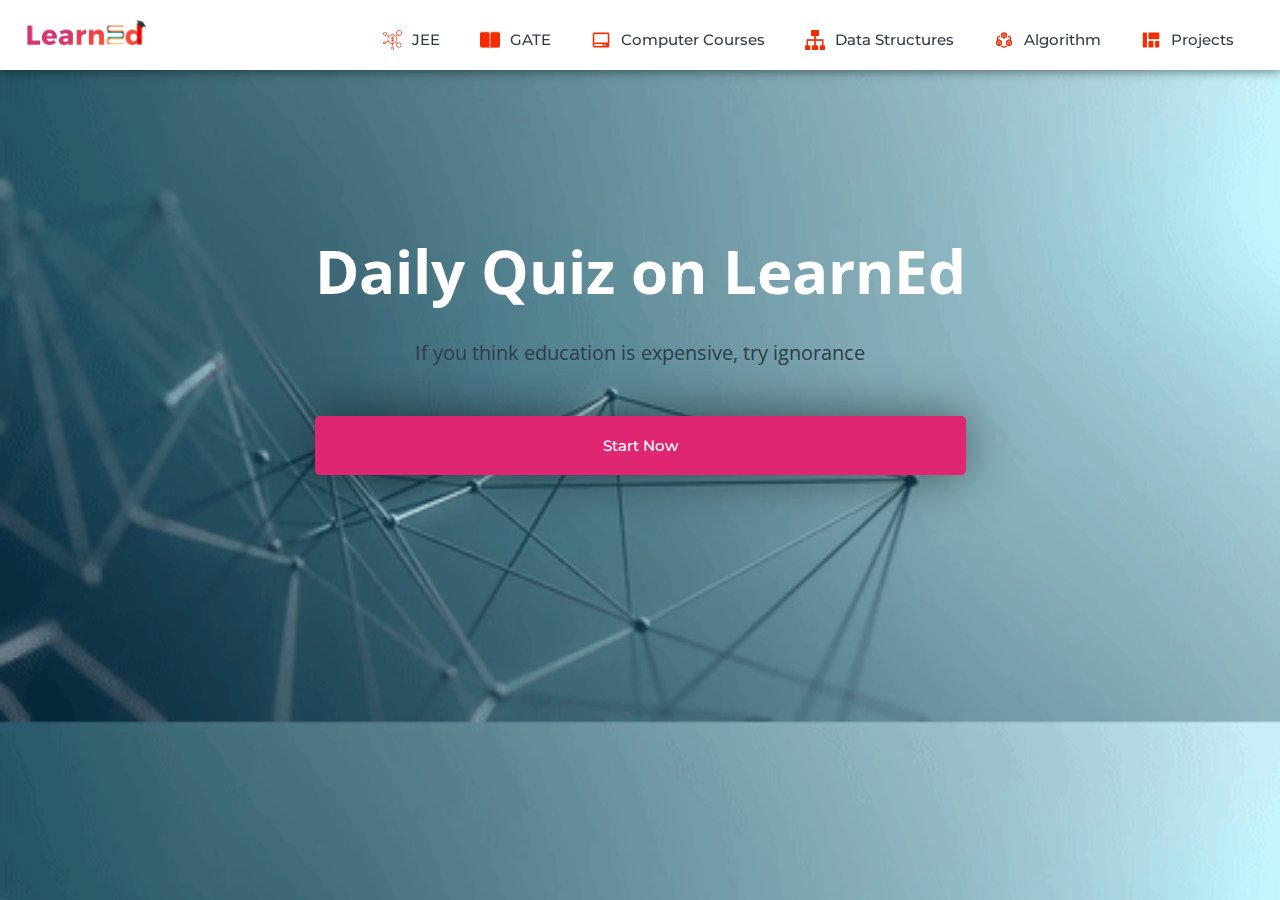
<file: subjects/quiz.html>
<!DOCTYPE html>
<html>
<head>
	<link rel="shortcut icon" type="png" href="../images/icon/favicon.png">
	<title>Quiz on LearnEd</title>
	<link rel="stylesheet" type="text/css" href="quizStyle.css">
	<script type="text/javascript" src="../script.js"></script>
</head>
<body>
	
<!-- NAVIGATION -->
	<header>
		<div class="nav" id="nav">
			<div id="learned-logo">
			<a href="../index.html"><img src="../images/icon/logo.png" style="width: 120px;"></a></div>
			<div class="switch-tab" id="switch-tab" onclick="switchTAB()"><img src="../images/icon/menu.png"></div>
			<ul id="list-switch">
				<li><a href="jee.html"><img src="../images/courses/d1.png" class="icon">JEE</a></li>
				<li><a href="gate.html"><img src="../images/courses/paper.png" class="icon">GATE</a></li>
				<li><a href="computer_courses.html"><img src="../images/courses/computer.png" class="icon">Computer Courses</a></li>
				<li><a href="computer_courses.html#data"><img src="../images/courses/data.png" class="icon">Data Structures</a></li>
				<li><a href="computer_courses.html#algo"><img src="../images/courses/algo.png" class="icon">Algorithm</a></li>
				<li><a href="computer_courses.html#projects"><img src="../images/courses/projects.png" class="icon">Projects</a></li>
			</ul>
			<div class="search" id="search-switch">
				<input type="search" placeholder="Search" class="srch"><button id="srchbtn"><img src="../images/icon/search.png"></button>
			</div>
		</div>
	</header>
	

<!-- MAIN Heading of Page -->
	<div class="title" id="title">
		<span>Daily Quiz on LearnEd</span>
		<div class="shortdesc"><br>
			<p>If you think education is expensive, try ignorance</p>
		</div>
		<button onclick="startquiz()">Start Now</button>
	</div>


<div class="panel" id="panel">
	<div class="left-side" id="left">
		<ul>
			<li onclick="quizt(1)">HOME</li>
			<li onclick="quizt(2)">JEE Mains</li>
			<li onclick="quizt(3)">JEE Advanced</li>
			<li onclick="quizt(4)">GATE</li>
			<li onclick="quizt(5)">C/C++</li>
			<li onclick="quizt(6)">Java</li>
			<li onclick="quizt(7)">Python</li>
			<li onclick="quizt(8)">JavaScript</li>
			<li onclick="quizt(9)">Data Structures</li>
			<li onclick="quizt(10)">Algorithm</li>
			<li onclick="quizt(11)">Interview Questions</li>
		</ul>
	</div>
	<div class="right-side" id="right">
		<div id="quiz-container">
			<div id="f1"><div class="quiz-frame main-frame"></div></div>

			<div id="f2"><iframe class="quiz-frame" src="https://docs.google.com/forms/d/e/1FAIpQLSe3hXLPuiQGqj1n3IeeAzM8YLNpgJIIk_zfteoEdWka4X3wxQ/viewform?embedded=true" frameborder="0" marginheight="0" marginwidth="0">Loading…</iframe></div>
			
			<div id="f3"><iframe class="quiz-frame" src="https://docs.google.com/forms/d/e/1FAIpQLSeVTLsd_AqZGpbIMnZRm20OKrjjiYSirWBjfCHpWtAsMQU--g/viewform?embedded=true" frameborder="0" marginheight="0" marginwidth="0">Loading…</iframe></div>
			
			<div id="f4"><iframe class="quiz-frame" src="https://docs.google.com/forms/d/e/1FAIpQLSdjSKZhQp5jqqR34zD_uWMtgXr18F9pdK6YqcafLSP6J7VZjw/viewform?embedded=true" frameborder="0" marginheight="0" marginwidth="0">Loading…</iframe></div>

			<div id="f5"><iframe class="quiz-frame" src="https://docs.google.com/forms/d/e/1FAIpQLSe1xs1-41MAbLN7KkXrJwtGdbl5ydxe_vX_nmFRjf6c0wtYkA/viewform?embedded=true"  frameborder="0" marginheight="0" marginwidth="0">Loading…</iframe></iframe></div>
			
			<div id="f6"><iframe class="quiz-frame" src="https://docs.google.com/forms/d/e/1FAIpQLSdHFDm_BakVxro_zJI78OF2OLJpXgDzzaAVMHD9hptWlXBSpA/viewform?embedded=true" frameborder="0" marginheight="0" marginwidth="0">Loading…</iframe></div>
			
			<div id="f7"><iframe class="quiz-frame" src="https://docs.google.com/forms/d/e/1FAIpQLSdgD7yFEJtqpkImDiLAaQ7w9VcsO688gr1V3Gl7FqwM5yXtWQ/viewform?embedded=true" frameborder="0" marginheight="0" marginwidth="0">Loading…</iframe></div>

			<div id="f8"><iframe class="quiz-frame" src="https://docs.google.com/forms/d/e/1FAIpQLSchDBnai_Aup7YFJQegg4z-qoB338p010VgZRxBYDT17xoRew/viewform?embedded=true" frameborder="0" marginheight="0" marginwidth="0">Loading…</iframe></div>

			<div id="f9"><iframe class="quiz-frame" src="https://docs.google.com/forms/d/e/1FAIpQLSfY5oIAz4R9Ty-LBpx7h4th6OJ0-RkrxIlLslRV4NjwwW8_uw/viewform?embedded=true" frameborder="0" marginheight="0" marginwidth="0">Loading…</iframe></div>
			
			<div id="f10"><iframe class="quiz-frame" src="https://docs.google.com/forms/d/e/1FAIpQLSflwS89sG7H98J9vFgFqJgsKaZ5gpq3yUlOiW3up7RQQ-qRnw/viewform?embedded=true" frameborder="0" marginheight="0" marginwidth="0">Loading…</iframe></div>

			<div id="f11"><iframe class="quiz-frame" src="https://docs.google.com/forms/d/e/1FAIpQLSe_aS8-CMNFdUzI1UE73zahC2bmMwJkmB6FJXPIeKbLIBqB4Q/viewform?embedded=true" frameborder="0" marginheiclass="quiz-frame" ght="0" marginwidth="0">Loading…</iframe></div>

		</div>
	</div>
</div>

	<script type="text/javascript" src="../script.js"></script>
</body>
</html>
</file>
<file: loginStyle.css>
* {
	margin: 0;
	padding: 0;
	font-family: sans-serif;
}

body {
	background-image: linear-gradient(rgba(0,0,0,0),rgba(0,0,0,0.5)),url("images/extra/backwallpaper.jpg");
	background-size: cover;
	background-attachment: fixed;
	display: flex;
	justify-content: center;
}
.logo {
	display: flex;
	justify-content: center;
}
.logo img {
	width: 100px;
}
.form-box
{
	width: 380px;
	height: 500px;
	position: relative;
	margin: 6% auto;
	background: #fff8;
	padding: 5px;
	border-radius: 5px;
	overflow: hidden;
	box-shadow: 0px 0px 100px rgba(0,0,0,0.4);
}

.button-box
{
	width: 220px;
	margin: 35px auto;
	position: relative;
	box-shadow: 0 0 20px 9px rgba(0,0,0,.1);
	border-radius: 30px;
}

.toggle-btn
{
	padding: 10px 30px;
	cursor: pointer;
	background: transparent;
	position: relative;
	border: 0;
	outline: none;
}

#btn
{
	top: 0;
	left: 0;
	position: absolute;
	width: 110px;
	height: 100%;
	background: linear-gradient(to right, #FA4B37, #DF2771);
	border-radius: 30px;
	transition: 0.5s;
}
.social-icons
{
	margin: 30px auto;
	text-align: center;
}
.social-icons img
{
	width: 30px;
	margin: 0 7px;
	cursor: pointer;
	opacity: 0.85;
}

.input-group
{
	top: 180px;
	position: absolute;
	width: 280px;
	transition: .5s;
	font-size: 13px;
	color: #010101;
}
.inp {
	border-bottom: 1px solid rgba(0,0,0,0.4);
}
.inp img{
	width: 20px;
	padding-right: 10px;
}
.input-field
{
	width: 100%;
	padding: 10px 0;
	margin: 5px 0;
	border-left: 0;
	border-right: 0;
	border-top: 0;
	border-bottom: 1px solid rgba(0,0,0,0.4);
	outline: none;
	background: transparent;
	color: rgba(0,0,0);
}
::placeholder { /* Chrome, Firefox, Opera, Safari 10.1+ */
	color: rgba(0,0,0,0.7);
	/*opacity: 1;  Firefox */
}
#register .input-field {
	color: rgba(0,0,0,0.8);
}
.submit-btn
{
	width: 85%;
	padding: 10px 30px;
	cursor: pointer;
	display: block;
	margin: auto;
	background: linear-gradient(to right, #FA4B37, #DF2771);
	color: #fff;
	border: 0;
	outline: none;
	border-radius: 30px;
}

.reg-btn {
	background: lightgray;
}
.check-box
{
	cursor: pointer;
	margin: 30px 10px 30px 0;
}

.instead {
	margin-top: 10px;
}
.instead h3 {
    overflow: hidden;
    text-align: center;
    color: rgba(0,0,0,0.6);
}
.instead h3:before,
.instead h3:after {
    background-color: rgba(0,0,0,0.5);
    content: "";
    display: inline-block;
    height: 1px;
    position: relative;
    vertical-align: middle;
    width: 50%;
}
.instead h3:before {
    right: 0.5em;
    margin-left: -50%;
}
.instead h3:after {
    left: 0.5em;
    margin-right: -50%;
}
span
{
	color: rgba(0,0,0,0.8);
	font-size: 12px;
}

#login
{
	left: 50px;
}
#register
{
	left: 450px;
}

.other {
	display: grid;
	justify-content: center;
	margin-top: 250px;
}

.connect {
	display: flex;
	margin: 10px;
	padding: 0px 30px;
	align-items: center;
	text-align: center;
	justify-content: center;
	border: 1px solid lightgray;
	cursor: pointer;
	outline: none;
	/*border-radius: 10px;*/
	background: #fff3;
}
.connect:hover {
	background: #fff8;
}
.connect img {
	padding: 5px;
	width: 25px;
}
.connect span {
	padding: 10px;
	font-size: 15px;
}
</file>
<file: subjects/subjects.css>
@import url('https://fonts.googleapis.com/css?family=Montserrat:500&display=swap');
@import url('https://fonts.googleapis.com/css?family=Dancing+Script&display=swap');
@import url('https://fonts.googleapis.com/css?family=Open+Sans&display=swap');

* {
	box-sizing: border-box;
	margin: 0;
	padding: 0;
}
html {
	scroll-behavior: smooth;
}
body {
	background: #df6b6b;
	font-family: 'Open Sans', sans-serif;
}

/*SCROLLBAR Styling*/
::-webkit-scrollbar {
  width: 5px;
}
::-webkit-scrollbar-thumb {
  background: #FA4B37;
  border-radius: 5px;
}
::-webkit-scrollbar-thumb:hover {
  background: #DF2771; 
}

/*NAVIGATION BAR*/
.nav
{
	width: 100%;
	background-color: #fff;
	display: flex;
	flex-wrap: wrap;
	justify-content: space-between;
	align-items: center;
	padding: 20px 2%;
	position: fixed;
	top: 0px;
	z-index: 10;
	box-shadow: 1px 1px 10px rgba(0,0,0,0.5);
}

.nav li, a, button
{
	float: left;
	font-family: "Montserrat", sans-serif;
	font-weight: 500;
	font-size: 15px;
	color: #2E3D49;
	display: block;
	text-decoration: none;
	text-align: center;
}

.nav ul li img {
	width: 20px;
	margin-right: 10px;
	transform: translateY(5px);
	padding-top: 5px;
}

.nav ul li 
{
	list-style: none;
	display: inline-block;
	padding: 0px 20px;
}

.nav ul li a
{
	transition: all 0.3s ease 0s;
}

.nav ul li a:hover
{
	color: #FA4B37;
}

.nav button
{
	padding: 9px 25px;
	background: linear-gradient(to right, #FA4B37, #DF2771);
	color: #fff;
	border: none;
	border-radius: 5px;
	cursor: pointer;
	outline: none;
	transition: all 0.3s ease 0s;
}
#srchbtn {
	padding: 9px 20px;
}
#srchbtn img {
	width: 15px;
	filter: brightness(100);
}
.nav button:hover
{
	opacity: .9;
}
.nav .search
{
	float: right;
}
.nav .search .srch
{
	font-size: 17px;
	width: 300px;
	border: none;
	outline: none;
	border-bottom: 2px solid #FA4B37;
	padding: 9px;
}
.nav .search button
{
	margin-right: 5px;
	float: right;
	margin-left: 10px;
}
.nav .switch-tab {
	cursor: pointer;
	visibility: hidden;
}
.nav .switch-tab img {
	width: 20px;
}
.nav .check-box {
	cursor: pointer;
	visibility: hidden;
}

/*TITLE*/
.title {
	margin-top: 150px;
	margin-left: 100px;
}
.title span{
	font-weight: 700;
	font-family: 'Open Sans', sans-serif;
	font-size: 60px;
	color: #2E3D49;
}
.title .shortdesc {
	padding: 10px;
	font-family: 'Open Sans', sans-serif;
	font-size: 20px;
	color: #2E3D49;
	margin-bottom: 50px;
}

/*Quick Links*/
.course {
	display: grid;
	justify-content: center;
}

.cbox {
	display: inline-flex;
	flex-wrap: wrap;
	justify-content: center;
}
.cbox .det {
	height: 60px;
	margin: 10px;
	background: #fff;
	cursor: pointer;
	border-radius: 50px;
}
.cbox .det a{
	justify-content: space-around;
	width: 100%;
	padding: 20px;
	border-radius: 50px;
	border: 1px solid #FA4B37;
	font-size: 15px;
	color: #272529;
	font-family: cursive;
	text-decoration: none;
}

.cbox .det a:hover{
	background: linear-gradient(to right, #FA4B37, #DF2771);
	color: white;
}

.inbt {
	padding: 10px;
	font-family: 'Open Sans', sans-serif;
	font-size: 30px;
	color: #2E3D49;
	margin: 100px;
	margin-bottom: 50px;
}

/*COURSES AVAILABLE*/
.ccard {
	display: flex;
	flex-wrap: wrap;
	justify-content: center;
	align-items: center;
}
.ccardbox {
	display: flex;
	flex-wrap: wrap;
	justify-content: center;
}

.dcard {
	margin: 10px;
	width: 300px;
	height: 200px;
	background: linear-gradient(to right, #FA4B37, #DF2771);
	border-radius: 10px;
	box-shadow: 0 0 20px rgba(0,0,0,0.4);
}

.dcard .fpart {
	width: inherit;
	height: 150px;
	color: #000;
	text-align: left;
	overflow: hidden;
}
.dcard .fpart img {
	width: 100%;
	height: 100%;
}

.dcard .spart {
	padding: 10px;
	padding-right: 0px;
	color: #fff;
	text-align: left;
	cursor: pointer;
}
.dcard .spart img {
	width: 20px;
	margin-left: 170px;
	cursor: pointer;
	/* transform: rotate(180deg); */
}

.dcard:hover .fpart img{
	transition: .8s ease;
	transform: scale(1.2);
}

/*Small Titles for  Topics*/
.title2 {
	position: relative;
	padding-top: 150px;
	margin-left: 100px;
}
.title2 span{
	font-weight: 700;
	font-family: 'Open Sans', sans-serif;
	font-size: 30px;
	color: #2E3D49;
}
.title2 .shortdesc2 {
	padding: 10px;
	font-family: 'Open Sans', sans-serif;
	font-size: 15px;
	color: #2E3D49;
	margin-bottom: 10px;
}

/*Videos Section*/
.ccardbox2 {
	display: flex;
	justify-content: center;
	flex-wrap: wrap;
}

.dcard2 {
	margin: 20px;
	width: 300px;
	height: 160px;
	background: linear-gradient(to right, #FA4B37, #DF2771);
	border-radius: 10px;
}
.dcard2:hover .fpart2 img {
	display: none;
}
.dcard2 .fpart2 { 
	width: inherit;
	height: 180px;
	background: #000;
	color: #000;
	text-align: left;
	border-top-right-radius: 100px;
	transform: translateY(-19px);
	box-shadow: 0 0 20px rgba(0,0,0,0.4);
	overflow: hidden;
}
.dcard2 .tag {
	position: relative;
	margin-left: 270px;
	top: 10px;
	color: #fff;
}
.dcard2 .fpart2 img {
	width: 100%;
	height: 100%;
}
.fpart2 iframe {
	height: inherit;
	width: inherit;
}

/*Watch Full Playlist*/
.click-me {
	justify-content: center;
	display: flex;
}
.click-me a {
	color: #DF2771;
	text-decoration: none;
	transition-duration: .5s;
	padding: 10px;
}
.click-me a:hover {
	background: #DF2771;
	color: #fff;
}

/*PROJECTS*/
.project-panel {
	/*background: #000;*/
	display: flex;
	flex-wrap: wrap;
	align-items: center;
	justify-content: center;
}
.project-card {
	width: 250px;
	/*height: 220px;*/
	background: #fff;
	margin-right: 10px;
	margin-bottom: 10px;
	border-radius: 5px;
	cursor: pointer;
	box-shadow: 2px 2px 10px rgba(0,0,0,0.3);
}
.project-card img {
	width: inherit;
	/*height: 140px;*/
}
.project-card:hover {
	transform: scale(1.2);
	transition: .5s ease;
}
.project-card:hover .download a{
	visibility: visible;
}
.project-card .info {
	padding: 10px;
}
.project-card .info h4 {
	color: #2E3D49;
}
.project-card .info p {
	font-size: 12px;
}
.download {
	margin-top: 10px;
	display: flex;
	justify-content: center;
}
.download a{
	padding: 5px 10px;
	color: #DF2771;
	font-size: .8em;
	visibility: hidden;
}
.download:hover a{
	transition: .5s ease;
	background: #DF2771;
	color: #fff;
}


/*Sample Papers*/

.sample {
	display: flex;
	align-items: center;
	flex-wrap: wrap;
	justify-content: space-around;
}
.lastSample {
	margin-bottom: 100px;
}
.sample ul {
	margin: 20px;
}

.sample ul li{
	padding: 28px;
	list-style: none;
}

.sample ul li a {
	color: #FA4B37;
	width: 300px;
	font-size: 20px;
}

/*Footer*/

footer {
	color: #E5E8EF;
	background: #000D;
	padding: 50px 0; 
}

footer .footer-container {
	max-width: 1300px;
	margin: auto;
	padding: 0 20px;
	display: flex;
	justify-content: space-between;
	align-items: center;
	flex-wrap: wrap-reverse;
}

footer .social-media img{
	width: 22px;
}

footer .logo {
	width: 180px;
	color: #fff;
	font-family: 'Montserrat', cursive;
}
footer .social-media{
	margin: 20px 0;
}

footer .social-media a{
	color: #001a21;
	margin-right: 10px;
	font-size: 22px;
	text-decoration: none;
}

footer .right-col h1{
	font-size: 26px;
}
footer .border{
	width: 100px;
	height: 4px;
	background: linear-gradient(to right, #FA4B37, #DF2771);
	margin: 2px;
}

footer .newsletter-form {
	display: flex;
	justify-content: center;
	align-items: center;
	flex-wrap: wrap;
}
footer input::placeholder {
  color: white !important;
}
footer .txtb {
	flex: 1;
	padding: 18px 40px;
	font-size: 16px;
	background: #343A40;
	border: none;
	font-weight: 700;
	outline: none;
	border-radius: 5px;
	min-width: 260px;
	margin-top: 20px;
	color: white;
}

footer .btn {
	margin-top: 20px;
	padding: 18px 40px;
	font-size: 16px;
	color: #f1f1f1;
	background: linear-gradient(to right, #FA4B37, #DF2771);
	border: none;
	font-weight: 700;
	outline: none;
	border-radius: 5px;
	margin-left: 20px;
	cursor: pointer;
	transition: opacity .3s linear;	
}

footer .btn:hover {
	opacity: .7;
}


/*For Responsive Website*/
@media screen and (max-width: 960px) {
	.footer-container {
		max-width: 600px;
	}
	.right-col {
		width: 100%;
		margin-bottom: 60px;
	}
	.left-col {
		width: 100%;
		text-align: center;
	}
	.social-media {
		display: flex;
		justify-content: center;
	}
}

@media screen and (max-width: 700px) {
	footer .btn{
		margin: 0;
		width: 100%;
		margin-top: 20px;
	}
}
@media screen and (max-width: 1366px) {
	.search {
		display: none;
		margin-bottom: 10px;
	}
}

@media screen and (max-width: 1000px) {
	.nav ul, .nav .search {
		display: none;
	}
	.nav #learned-logo {
		transition: 1s ease;
		margin-left: 40%;
		transform: scale(1.5);
	}
	.nav ul li{
		width: 100%;
		margin-bottom: 5px;
	}
	.nav .switch-tab {
		visibility: visible;
	}
	.nav .check-box {
		visibility: visible;
	}
	.search {
		visibility: visible;
		margin: 30px;
		margin-top: 0px;
	}
}
</file>
<file: subjects/quizStyle.css>
@import url('https://fonts.googleapis.com/css?family=Montserrat:500&display=swap');
@import url('https://fonts.googleapis.com/css?family=Dancing+Script&display=swap');
@import url('https://fonts.googleapis.com/css?family=Open+Sans&display=swap');

* {
	box-sizing: border-box;
	margin: 0;
	padding: 0;
}
html {
	scroll-behavior: smooth;
}
body {
	background: url(../images/extra/animated.gif);
	background-size: cover;
	font-family: 'Open Sans', sans-serif;
}

/*Styling SCROLLBAR*/
::-webkit-scrollbar {
  width: 5px;
}
::-webkit-scrollbar-thumb {
  background: #FA4B37;
  border-radius: 5px;
}
::-webkit-scrollbar-thumb:hover {
  background: #DF2771; 
}

/*NAVIGATION BAR*/
.nav
{
	width: 100%;
	background-color: #fff;
	display: flex;
	flex-wrap: wrap;
	justify-content: space-between;
	align-items: center;
	padding: 20px 2%;
	position: fixed;
	top: 0px;
	z-index: 10;
	box-shadow: 1px 1px 10px rgba(0,0,0,0.5);
}

.nav li, a, button
{
	float: left;
	font-family: "Montserrat", sans-serif;
	font-weight: 500;
	font-size: 15px;
	color: #2E3D49;
	display: block;
	text-decoration: none;
	text-align: center;
}

.nav ul li img {
	width: 20px;
	margin-right: 10px;
	transform: translateY(5px);
	padding-top: 5px;
}

.nav ul li 
{
	list-style: none;
	display: inline-block;
	padding: 0px 20px;
}

.nav ul li a
{
	transition: all 0.3s ease 0s;
}

.nav ul li a:hover
{
	color: #FA4B37;
}

.nav button
{
	padding: 9px 25px;
	background: linear-gradient(to right, #FA4B37, #DF2771);
	color: #fff;
	border: none;
	border-radius: 5px;
	cursor: pointer;
	outline: none;
	transition: all 0.3s ease 0s;
}
#srchbtn {
	padding: 9px 20px;
}
#srchbtn img {
	width: 15px;
	filter: brightness(100);
}

.nav button:hover
{
	opacity: .9;
}
.nav .search
{
	float: right;
}
.nav .search .srch
{
	font-size: 17px;
	width: 300px;
	border: none;
	outline: none;
	border-bottom: 2px solid #FA4B37;
	padding: 9px;
}

.nav .search button
{
	margin-right: 5px;
	float: right;
	margin-left: 10px;
}
.nav .switch-tab {
	cursor: pointer;
	visibility: hidden;
}
.nav .switch-tab img {
	width: 20px;
}
.nav .check-box {
	cursor: pointer;
	visibility: hidden;
}

/*TITLE*/
.title {
	margin-top: 18%;
	display: grid;
	justify-content: center;
	align-items: center;
}
.title span{
	font-weight: 700;
	font-family: 'Open Sans', sans-serif;
	font-size: 60px;
	/*color: #2E3D49;*/
	color: #fff;
}
.title .shortdesc {
	font-family: 'Open Sans', sans-serif;
	font-size: 20px;
	color: #2E3D49;
	margin-bottom: 50px;
	text-align: center;
	/*display: none;*/
}

.title button {
	padding: 20px 2%;
	border: none;
	border-radius: 5px;
	color: #fff;
	background: #DF2771;
	outline: none;
	cursor: pointer;
	box-shadow: 0 0 50px rgba(0,0,0,0.5);
}
.title button:hover {
	box-shadow: 0 0 10px rgba(0,0,0,0.3);
}

/*PANEL*/
.panel {
	display: none;
	width: 100%;
	height: 100vh;
	position: fixed;
}
/*Different Topics Container*/
.left-side {
	background: #FFF;
	height: 100%;
	width: 25%;
	display: flex;
	justify-content: center;
	box-shadow: inset 0 0 20px rgba(0,0,0,0.7),
					0 0 30px rgba(0,0,0,0.5);
}

/*Google Form Container*/
.right-side {
	background: #fff;
	height: 100%;
	width: 75%;
}
.left-side ul {
	margin: 50px;
	margin-top: 150px;
}
.left-side li {
	list-style-type: none;
	cursor: pointer;
	color: #FA4B37;
	font-weight: 700;
	font-size: 1.2em;
	margin-bottom: 20px;
}
.left-side li:hover {
	color: #000;
	font-size: 1.5em;
	font-weight: 900;
	transition: .3s ease-in-out;
}

#quiz-container {
	margin-top: 90px;
	width: 100%;
	height: 100%;
}

.quiz-frame {
	width: 100%;
	height: 95vh;
	border: none;
}
.main-frame {
	background: url(../images/extra/quiz.jpg);
	background-size: cover;
}
.main-frame p {
	font-size: 5em;
	font-weight: 900;
	color: #2E3D49;
}


/*For Responsive Website*/
@media screen and (max-width: 1366px) {
	.search {
		display: none;
		margin-bottom: 10px;
	}
}

@media screen and (max-width: 1000px) {
	.nav ul, .nav .search {
		display: none;
	}
	.nav #learned-logo {
		transition: 1s ease;
		margin-left: 40%;
		transform: scale(1.5);
	}
	.nav ul li{
		width: 100%;
		margin-bottom: 5px;
	}
	.nav .switch-tab {
		visibility: visible;
	}
	.nav .check-box {
		visibility: visible;
	}
	.search {
		visibility: visible;
		margin: 30px;
		margin-top: 0px;
	}
}
</file>
